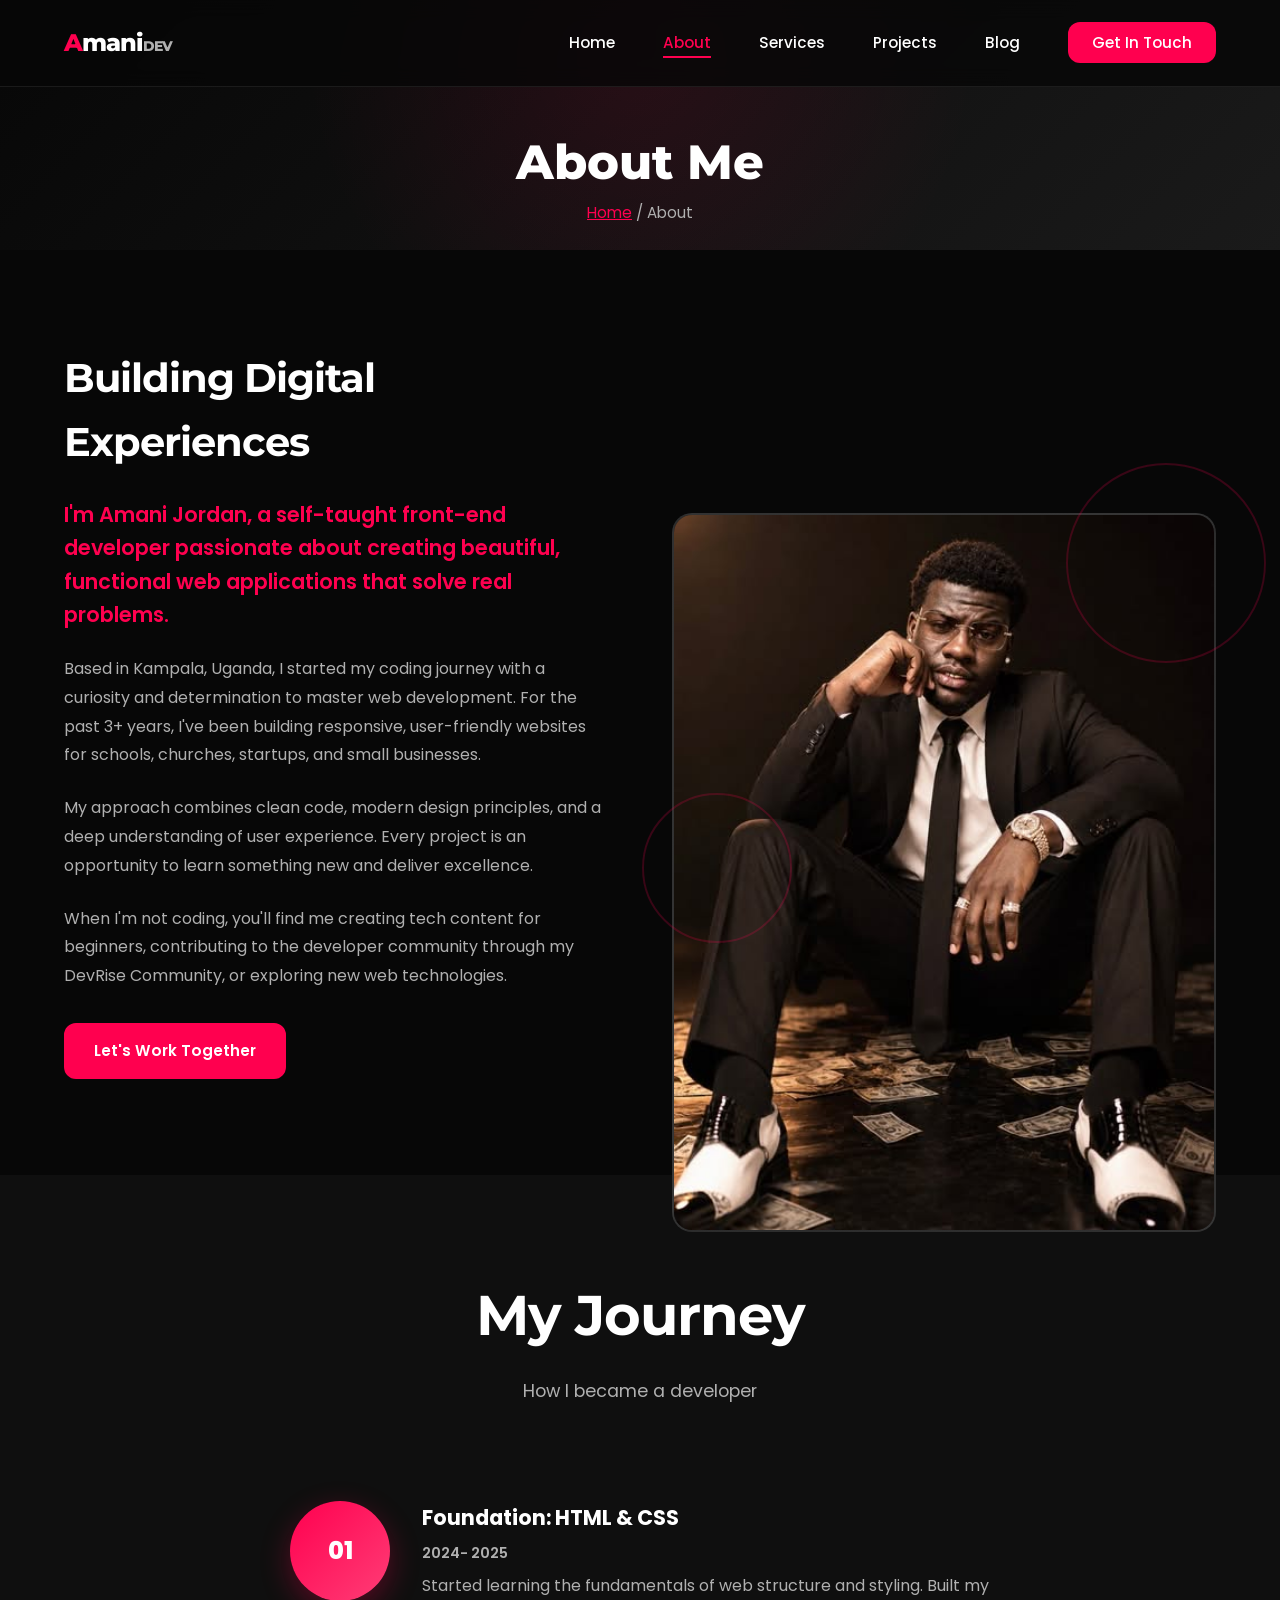
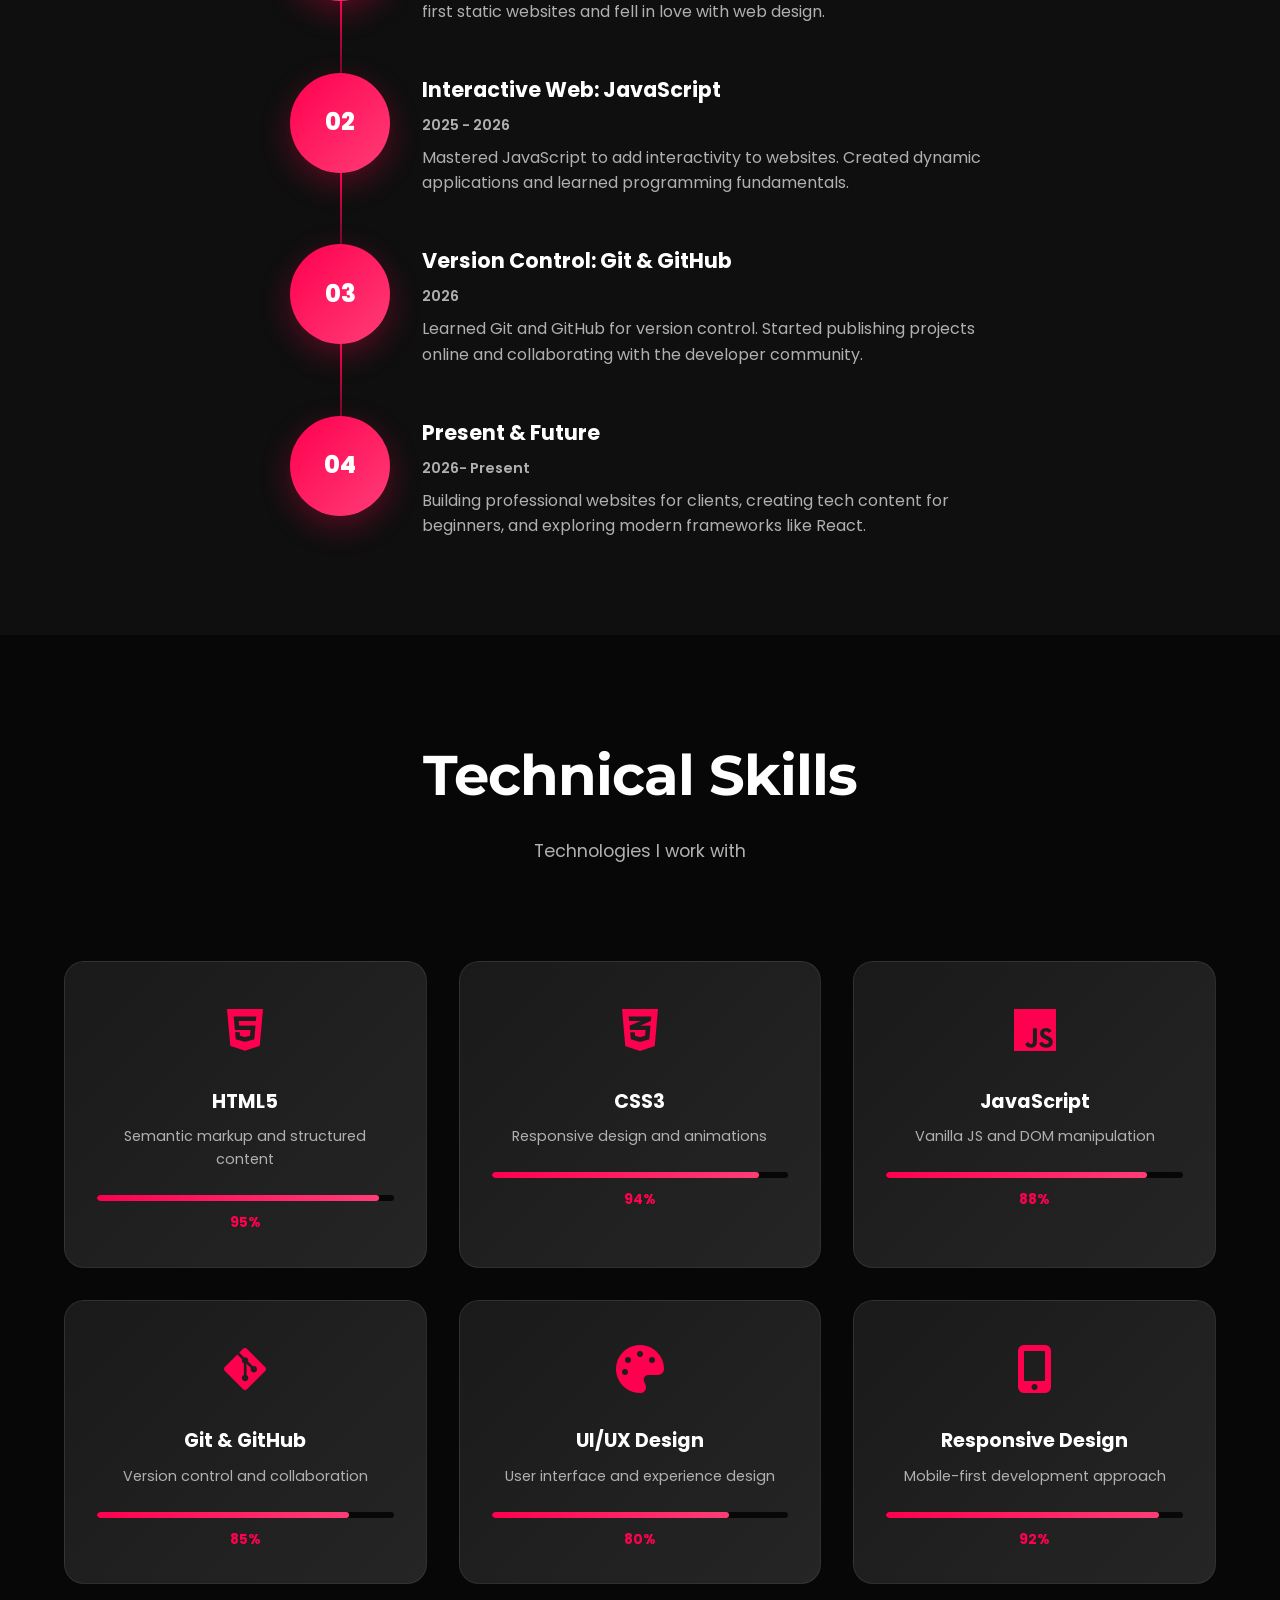
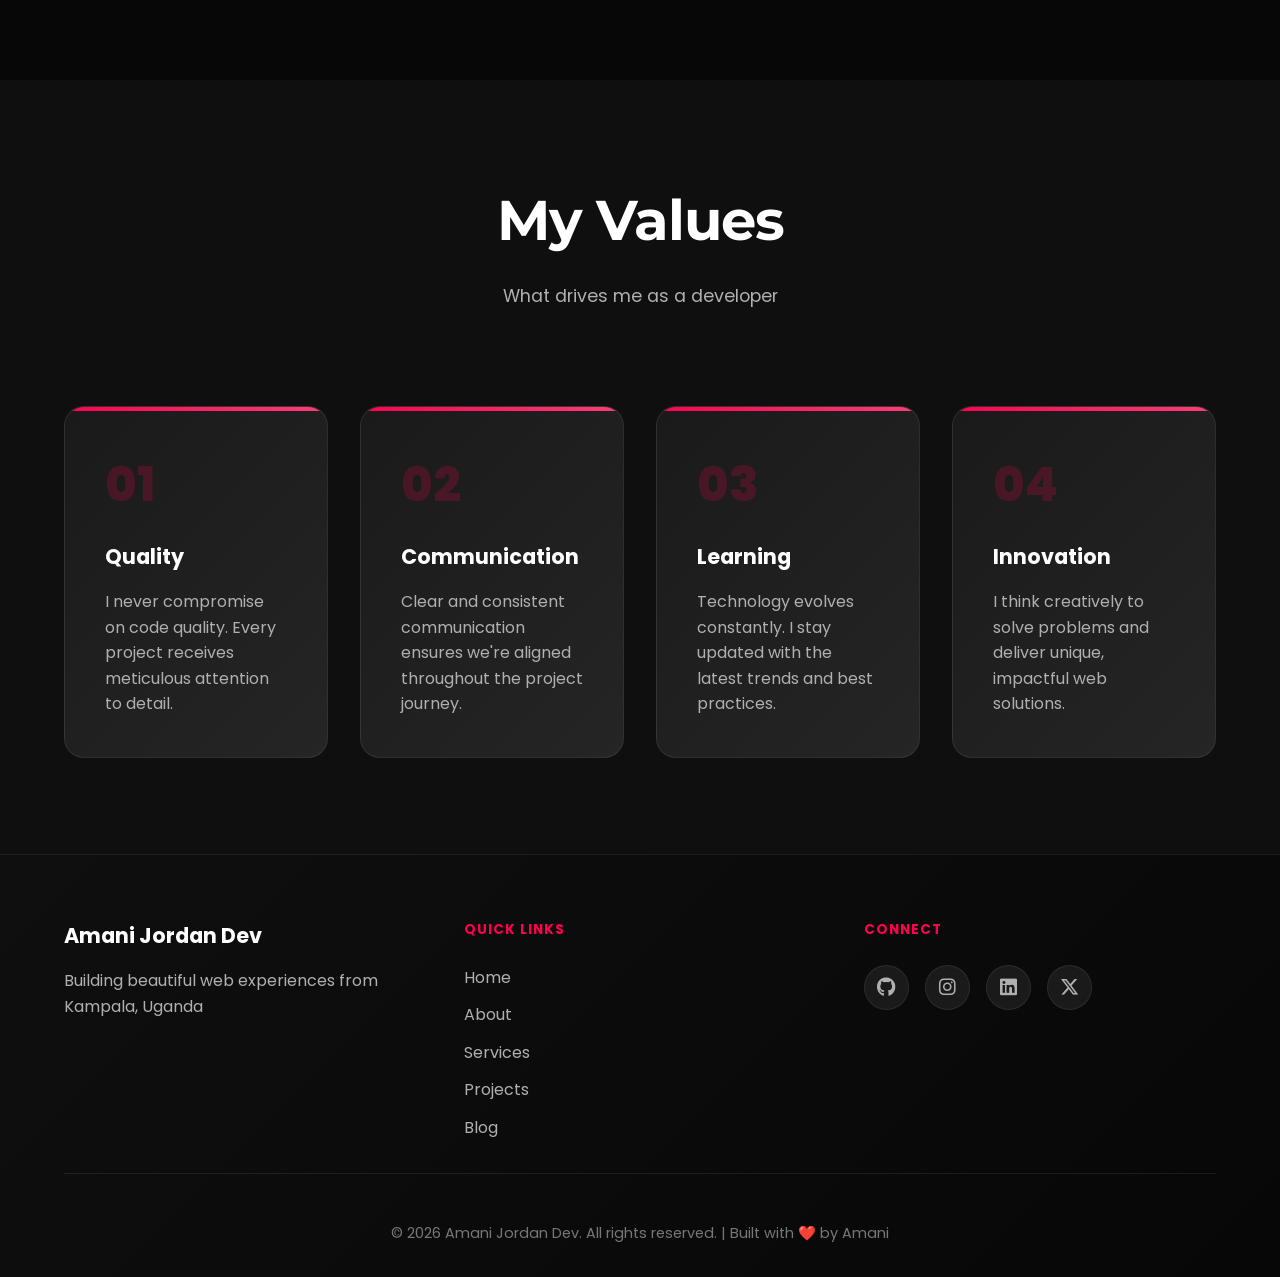
<file: about.html>
<!DOCTYPE html>
<html lang="en">
<head>
    <meta charset="UTF-8">
    <meta name="viewport" content="width=device-width, initial-scale=1.0">
    <meta name="description" content="About Amani Jordan Dev - Learn about my journey as a front-end developer">
    <title>About Me | Amani Jordan Dev</title>
    <link rel="stylesheet" href="style.css">
    <link rel="stylesheet" href="https://cdnjs.cloudflare.com/ajax/libs/font-awesome/6.5.2/css/all.min.css">
    <link href="https://fonts.googleapis.com/css2?family=Poppins:wght@300;400;500;600;700;800&family=Montserrat:wght@400;500;600;700;800&display=swap" rel="stylesheet">
</head>
<body>

<!-- ================= NAVIGATION ================= -->
<nav class="navbar">
    <div class="container">
        <div class="nav-wrapper">
            <a href="index.html" class="logo">
                <span class="logo-letter">A</span>mani<span class="logo-dev">DEV</span>
            </a>

            <button class="menu-toggle" id="menuToggle" aria-label="Toggle menu">
                <span></span>
                <span></span>
                <span></span>
            </button>

            <ul class="nav-menu" id="navMenu">
                <li><a href="index.html" class="nav-link">Home</a></li>
                <li><a href="about.html" class="nav-link active">About</a></li>
                <li><a href="services.html" class="nav-link">Services</a></li>
                <li><a href="projects.html" class="nav-link">Projects</a></li>
                <li><a href="blog.html" class="nav-link active">Blog</a></li>
                <li><a href="contact.html" class="nav-link cta-link">Get In Touch</a></li>
            </ul>
        </div>
    </div>
</nav>

<!-- ================= PAGE HEADER ================= -->
<section class="page-header">
    <div class="container">
        <h1 class="page-title">About Me</h1>
        <p class="page-breadcrumb"><a href="index.html">Home</a> / About</p>
    </div>
</section>

<!-- ================= ABOUT SECTION ================= -->
<section class="about-section">
    <div class="container">
        <div class="about-content">
            <div class="about-text fade-in-left">
                <h2 class="section-title">Building Digital Experiences</h2>
                <p class="about-intro">
                    I'm Amani Jordan, a self-taught front-end developer passionate about creating beautiful, 
                    functional web applications that solve real problems.
                </p>

                <div class="about-description">
                    <p>
                        Based in Kampala, Uganda, I started my coding journey with a curiosity and determination 
                        to master web development. For the past 3+ years, I've been building responsive, user-friendly 
                        websites for schools, churches, startups, and small businesses.
                    </p>

                    <p>
                        My approach combines clean code, modern design principles, and a deep understanding of user experience. 
                        Every project is an opportunity to learn something new and deliver excellence.
                    </p>

                    <p>
                        When I'm not coding, you'll find me creating tech content for beginners, contributing to the developer 
                        community through my DevRise Community, or exploring new web technologies.
                    </p>
                </div>

                <div class="cta-text">
                    <a href="contact.html" class="btn btn-primary">Let's Work Together</a>
                </div>
            </div>

            <div class="about-image fade-in-right">
                <div class="image-wrapper">
                    <div class="image-box"><img src="profile.jpg" alt=""></div>
                    <div class="floating-shape shape-1"></div>
                    <div class="floating-shape shape-2"></div>
                </div>
            </div>
        </div>
    </div>
</section>

<!-- ================= JOURNEY SECTION ================= -->
<section class="journey-section">
    <div class="container">
        <div class="section-header">
            <h2 class="section-title">My Journey</h2>
            <p class="section-subtitle">How I became a developer</p>
        </div>

        <div class="timeline">
            <div class="timeline-item fade-in-up">
                <div class="timeline-marker">
                    <span>01</span>
                </div>
                <div class="timeline-content">
                    <h3>Foundation: HTML & CSS</h3>
                    <p class="timeline-date">2024- 2025</p>
                    <p>Started learning the fundamentals of web structure and styling. Built my first static websites 
                    and fell in love with web design.</p>
                </div>
            </div>

            <div class="timeline-item fade-in-up">
                <div class="timeline-marker">
                    <span>02</span>
                </div>
                <div class="timeline-content">
                    <h3>Interactive Web: JavaScript</h3>
                    <p class="timeline-date">2025 - 2026</p>
                    <p>Mastered JavaScript to add interactivity to websites. Created dynamic applications and 
                    learned programming fundamentals.</p>
                </div>
            </div>

            <div class="timeline-item fade-in-up">
                <div class="timeline-marker">
                    <span>03</span>
                </div>
                <div class="timeline-content">
                    <h3>Version Control: Git & GitHub</h3>
                    <p class="timeline-date">2026</p>
                    <p>Learned Git and GitHub for version control. Started publishing projects online and 
                    collaborating with the developer community.</p>
                </div>
            </div>

            <div class="timeline-item fade-in-up">
                <div class="timeline-marker">
                    <span>04</span>
                </div>
                <div class="timeline-content">
                    <h3>Present & Future</h3>
                    <p class="timeline-date">2026- Present</p>
                    <p>Building professional websites for clients, creating tech content for beginners, and 
                    exploring modern frameworks like React.</p>
                </div>
            </div>
        </div>
    </div>
</section>

<!-- ================= SKILLS SECTION ================= -->
<section class="skills-section">
    <div class="container">
        <div class="section-header">
            <h2 class="section-title">Technical Skills</h2>
            <p class="section-subtitle">Technologies I work with</p>
        </div>

        <div class="skills-grid">
            <div class="skill-card fade-in-up">
                <div class="skill-icon">
                    <i class="fab fa-html5"></i>
                </div>
                <h3>HTML5</h3>
                <p>Semantic markup and structured content</p>
                <div class="skill-level">
                    <div class="level-bar" style="width: 95%"></div>
                </div>
                <span class="level-text">95%</span>
            </div>

            <div class="skill-card fade-in-up">
                <div class="skill-icon">
                    <i class="fab fa-css3-alt"></i>
                </div>
                <h3>CSS3</h3>
                <p>Responsive design and animations</p>
                <div class="skill-level">
                    <div class="level-bar" style="width: 90%"></div>
                </div>
                <span class="level-text">94%</span>
            </div>

            <div class="skill-card fade-in-up">
                <div class="skill-icon">
                    <i class="fab fa-js"></i>
                </div>
                <h3>JavaScript</h3>
                <p>Vanilla JS and DOM manipulation</p>
                <div class="skill-level">
                    <div class="level-bar" style="width: 88%"></div>
                </div>
                <span class="level-text">88%</span>
            </div>

            <div class="skill-card fade-in-up">
                <div class="skill-icon">
                    <i class="fab fa-git-alt"></i>
                </div>
                <h3>Git & GitHub</h3>
                <p>Version control and collaboration</p>
                <div class="skill-level">
                    <div class="level-bar" style="width: 85%"></div>
                </div>
                <span class="level-text">85%</span>
            </div>

            <div class="skill-card fade-in-up">
                <div class="skill-icon">
                    <i class="fas fa-palette"></i>
                </div>
                <h3>UI/UX Design</h3>
                <p>User interface and experience design</p>
                <div class="skill-level">
                    <div class="level-bar" style="width: 80%"></div>
                </div>
                <span class="level-text">80%</span>
            </div>

            <div class="skill-card fade-in-up">
                <div class="skill-icon">
                    <i class="fas fa-mobile-alt"></i>
                </div>
                <h3>Responsive Design</h3>
                <p>Mobile-first development approach</p>
                <div class="skill-level">
                    <div class="level-bar" style="width: 92%"></div>
                </div>
                <span class="level-text">92%</span>
            </div>
        </div>
    </div>
</section>

<!-- ================= VALUES SECTION ================= -->
<section class="values-section">
    <div class="container">
        <div class="section-header">
            <h2 class="section-title">My Values</h2>
            <p class="section-subtitle">What drives me as a developer</p>
        </div>

        <div class="values-grid">
            <div class="value-card fade-in-up">
                <div class="value-number">01</div>
                <h3>Quality</h3>
                <p>I never compromise on code quality. Every project receives meticulous attention to detail.</p>
            </div>

            <div class="value-card fade-in-up">
                <div class="value-number">02</div>
                <h3>Communication</h3>
                <p>Clear and consistent communication ensures we're aligned throughout the project journey.</p>
            </div>

            <div class="value-card fade-in-up">
                <div class="value-number">03</div>
                <h3>Learning</h3>
                <p>Technology evolves constantly. I stay updated with the latest trends and best practices.</p>
            </div>

            <div class="value-card fade-in-up">
                <div class="value-number">04</div>
                <h3>Innovation</h3>
                <p>I think creatively to solve problems and deliver unique, impactful web solutions.</p>
            </div>
        </div>
    </div>
</section>

<!-- ================= FOOTER ================= -->
<footer class="footer">
    <div class="container">
        <div class="footer-content">
            <div class="footer-section">
                <h3>Amani Jordan Dev</h3>
                <p>Building beautiful web experiences from Kampala, Uganda</p>
            </div>

            <div class="footer-section">
                <h4>Quick Links</h4>
                <ul>
                    <li><a href="index.html">Home</a></li>
                    <li><a href="about.html">About</a></li>
                    <li><a href="services.html">Services</a></li>
                    <li><a href="projects.html">Projects</a></li>
                    <li><a href="blog.html">Blog</a></li>
                </ul>
            </div>

            <div class="footer-section">
                <h4>Connect</h4>
                <div class="social-links">
                    <a href="https://github.com/AmaniJordanDev" target="_blank" aria-label="GitHub">
                        <i class="fab fa-github"></i>
                    </a>
                    <a href="https://www.instagram.com/amani_jordan_dev/" target="_blank" aria-label="Instagram">
                        <i class="fab fa-instagram"></i>
                    </a>
                    <a href="https://www.linkedin.com/in/amani-jordan-b92b26360/" target="_blank" aria-label="LinkedIn">
                        <i class="fab fa-linkedin"></i>
                    </a>
                    <a href="https://x.com/AmaniJordanDev" target="_blank" aria-label="X">
                        <i class="fab fa-x-twitter"></i>
                    </a>
                </div>
            </div>
        </div>

        <div class="footer-bottom">
            <p>&copy; 2026 Amani Jordan Dev. All rights reserved. | Built with <span class="heart">❤️</span> by Amani</p>
        </div>
    </div>
</footer>

<script src="script.js"></script>
</body>
</html>
</file>
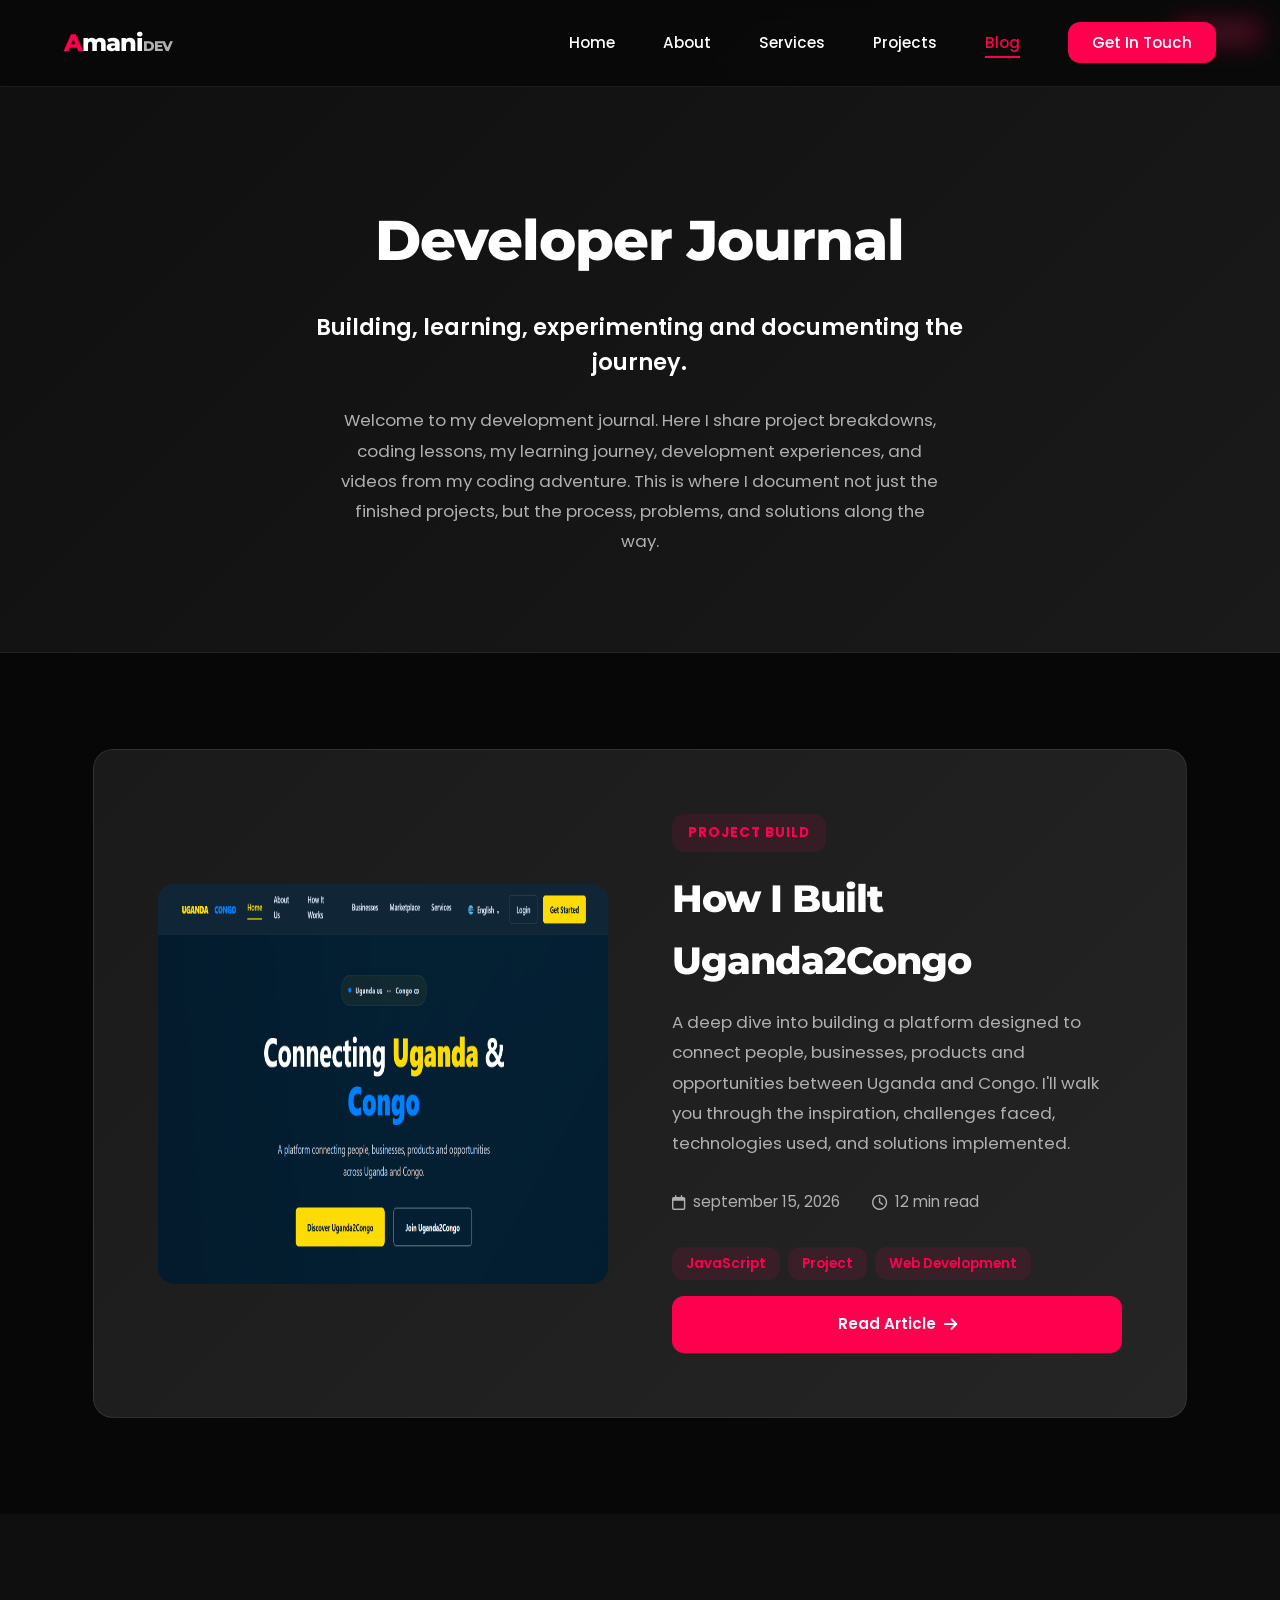
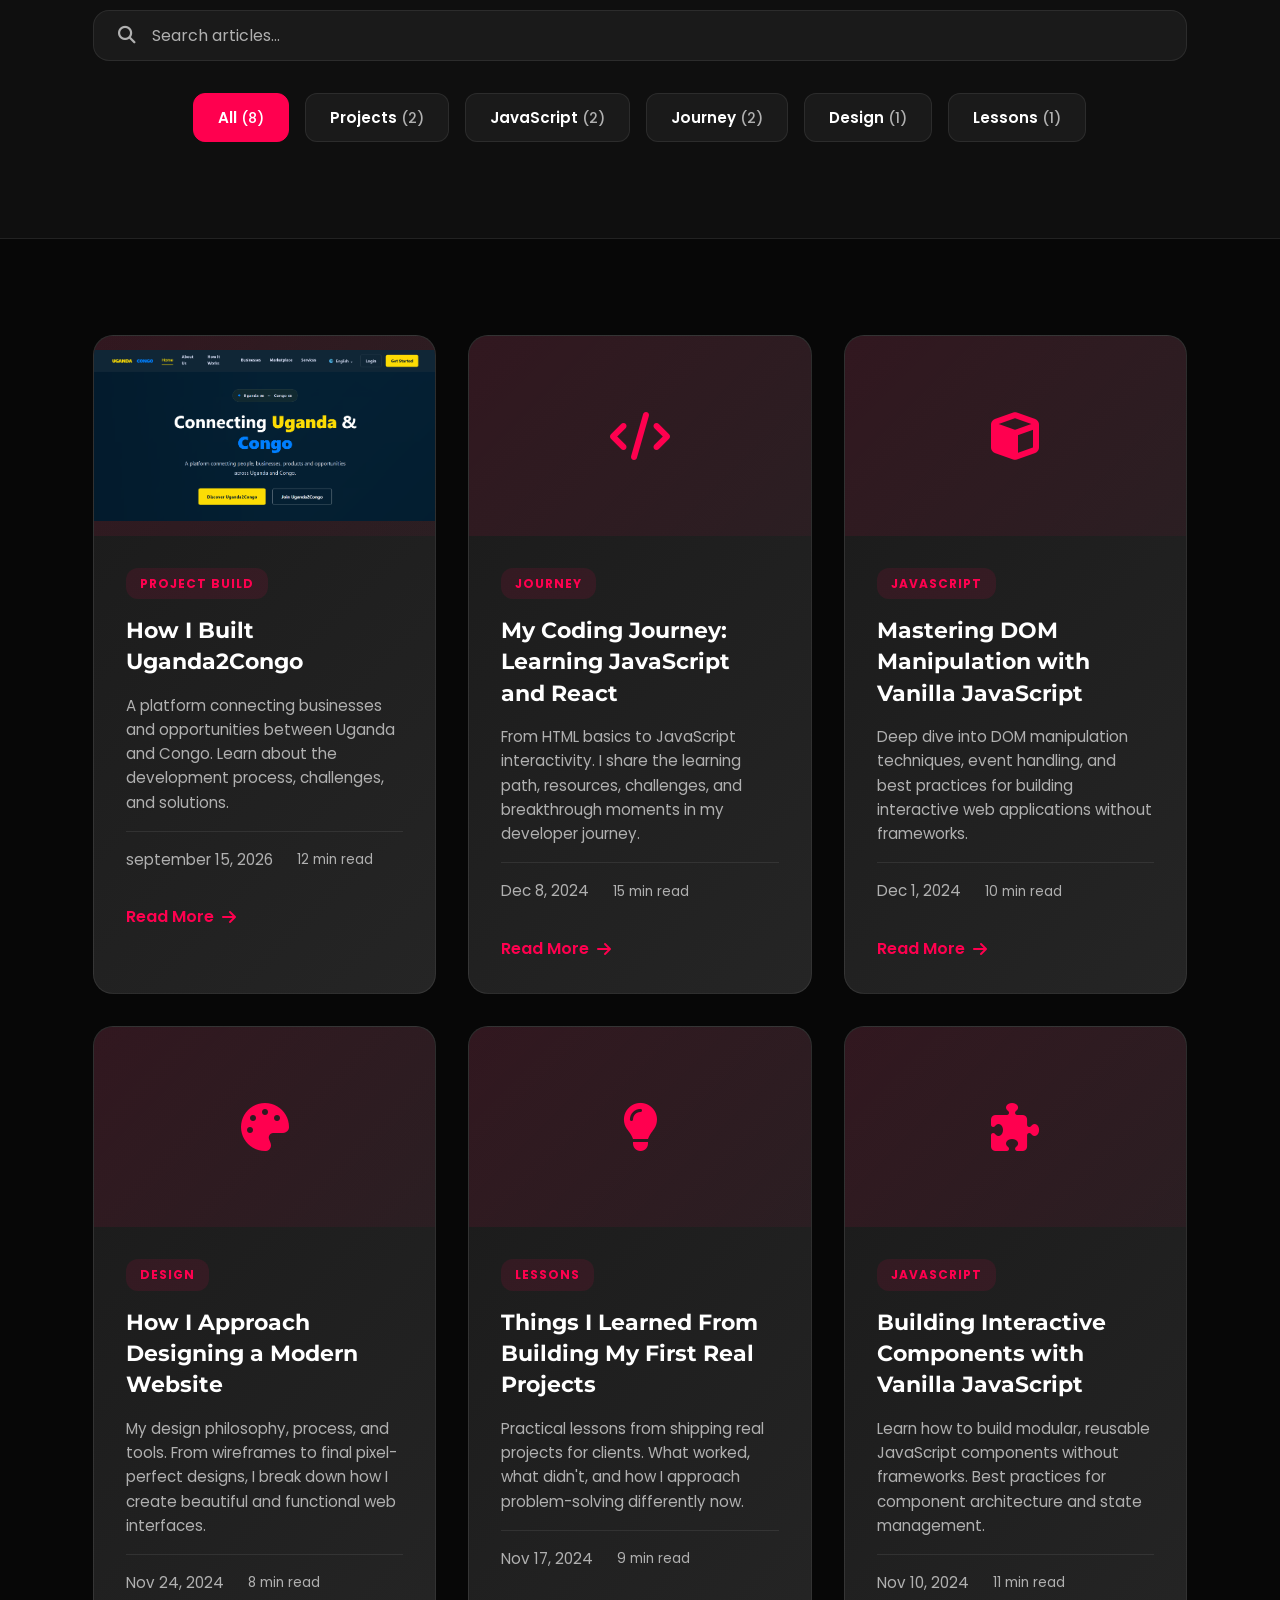
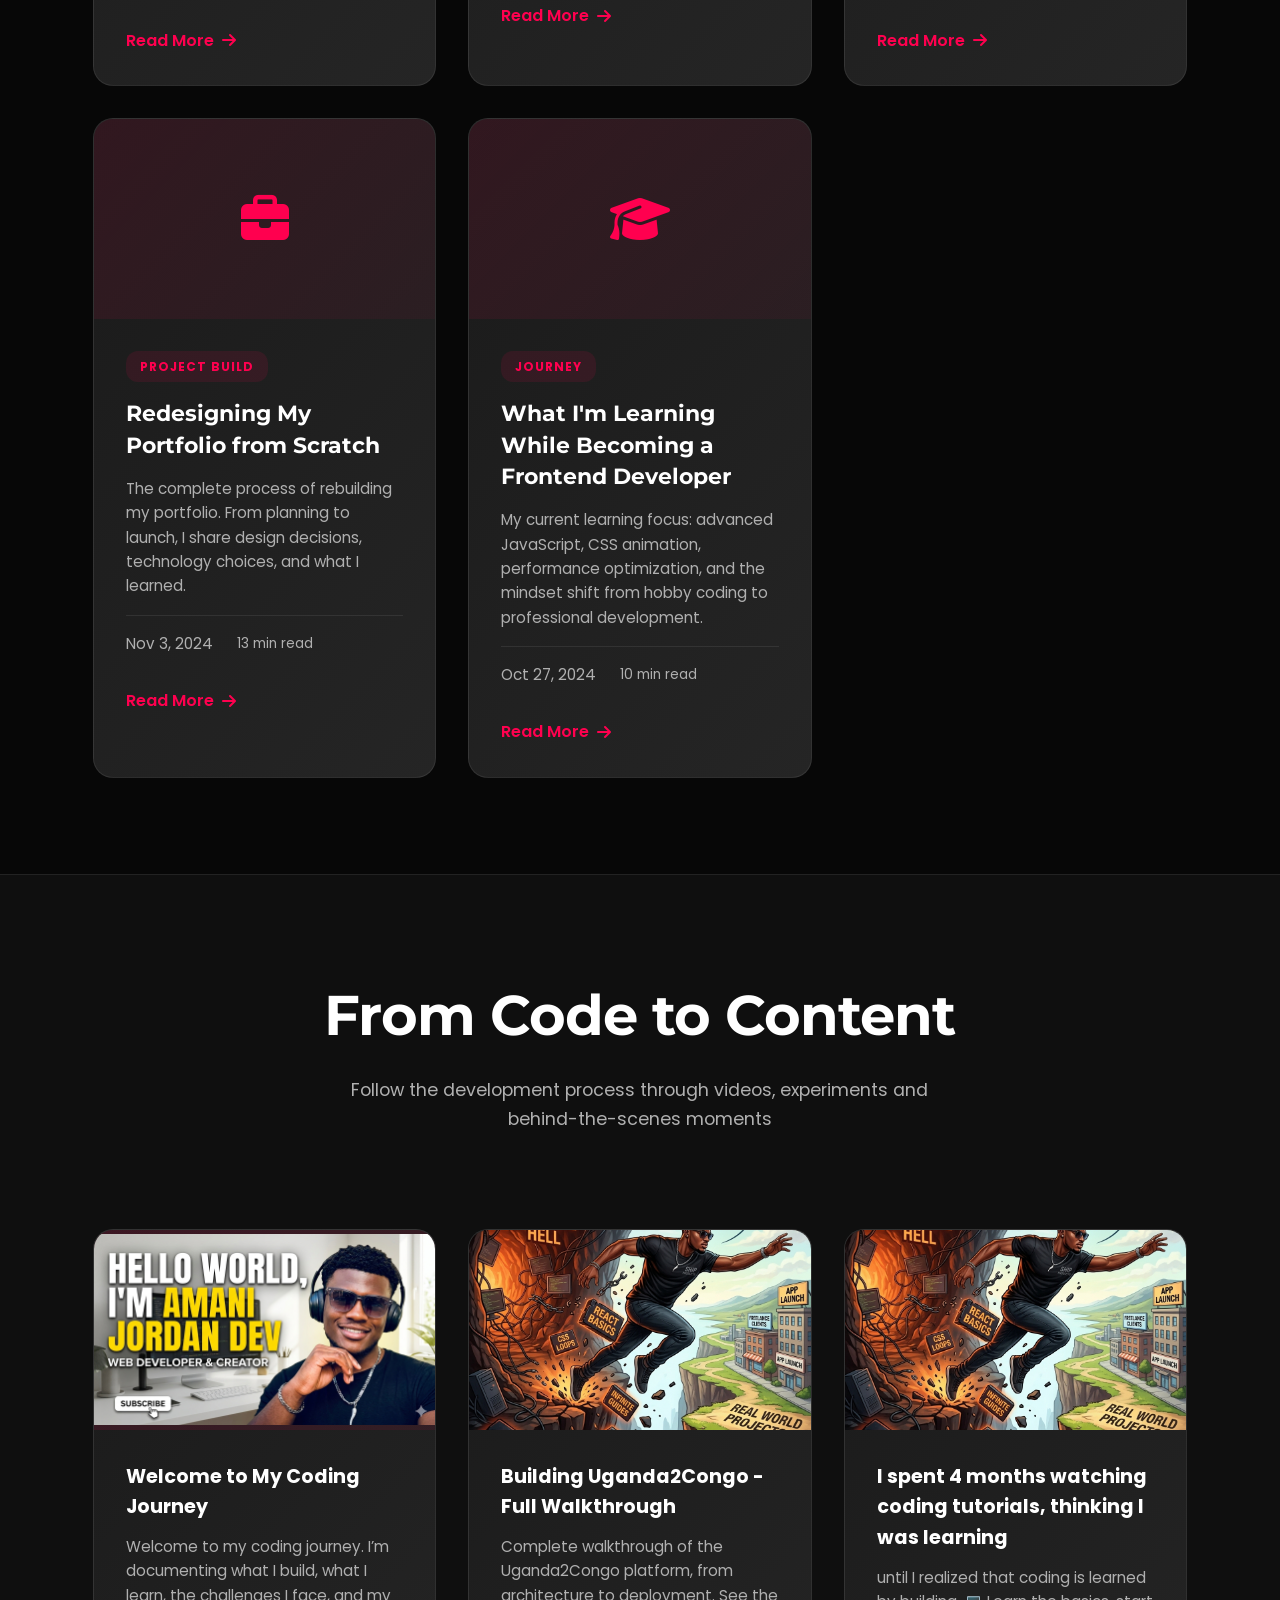
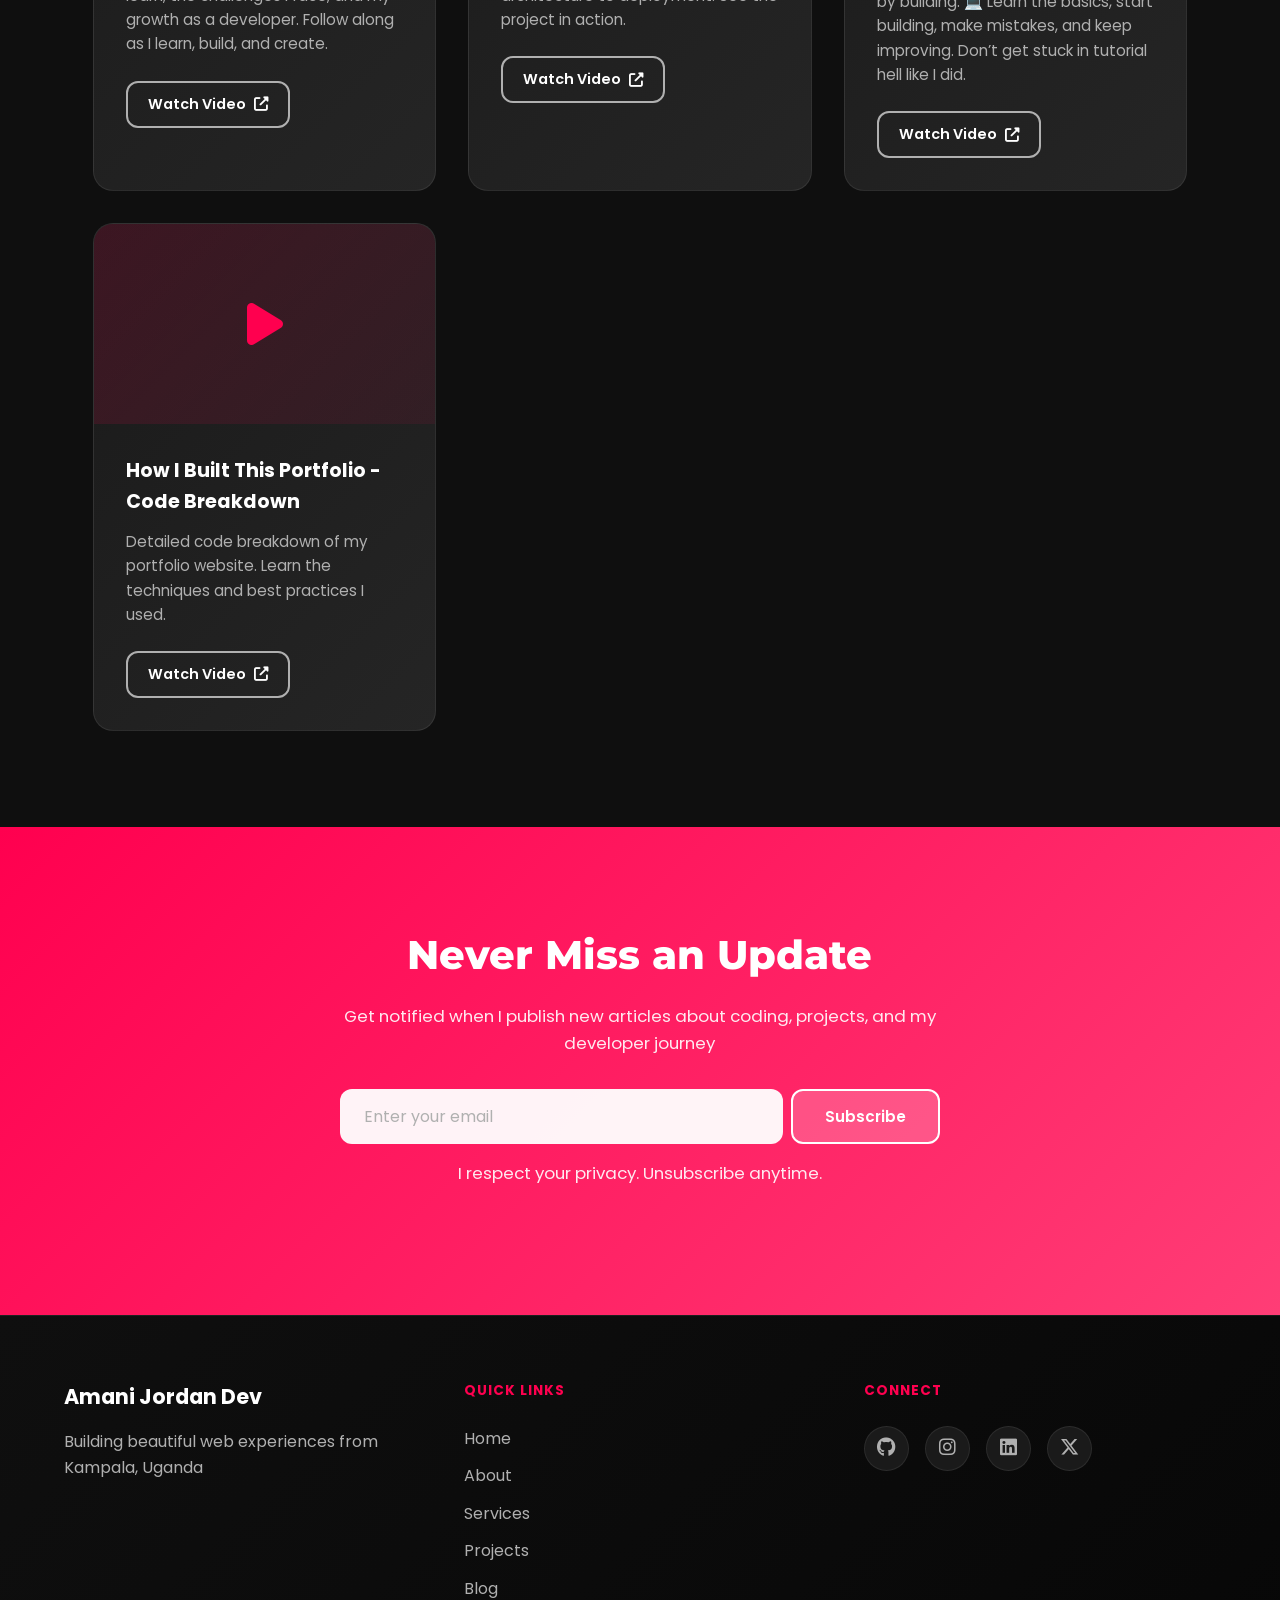
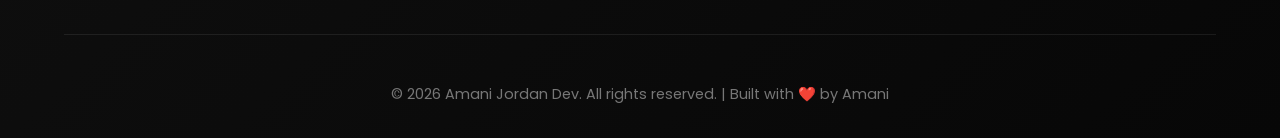
<file: blog.html>
<!DOCTYPE html>
<html lang="en">
<head>
    <meta charset="UTF-8">
    <meta name="viewport" content="width=device-width, initial-scale=1.0">
    <meta name="description" content="Developer Journal - Building, learning, experimenting and documenting my coding journey with project breakdowns, lessons, and videos">
    <meta name="keywords" content="developer blog, coding journey, project breakdowns, web development, JavaScript, React, learning">
    <meta name="author" content="Amani Jordan Dev">
    <meta name="theme-color" content="#080808">
    <meta property="og:title" content="Developer Journal | Amani Jordan Dev">
    <meta property="og:description" content="Documenting my journey as a developer - projects, lessons, and videos">
    <meta property="og:type" content="website">
    
    <title>Developer Journal | Amani Jordan Dev</title>
    <link rel="stylesheet" href="style.css">
    <link rel="stylesheet" href="blog.css">
    <link rel="stylesheet" href="https://cdnjs.cloudflare.com/ajax/libs/font-awesome/6.5.2/css/all.min.css">
    <link href="https://fonts.googleapis.com/css2?family=Poppins:wght@300;400;500;600;700;800&family=Montserrat:wght@400;500;600;700;800&display=swap" rel="stylesheet">
</head>
<body>

<!-- ================= NAVIGATION ================= -->
<nav class="navbar">
    <div class="container">
        <div class="nav-wrapper">
            <a href="index.html" class="logo">
                <span class="logo-letter">A</span>mani<span class="logo-dev">DEV</span>
            </a>

            <button class="menu-toggle" id="menuToggle" aria-label="Toggle menu">
                <span></span>
                <span></span>
                <span></span>
            </button>

            <ul class="nav-menu" id="navMenu">
                <li><a href="index.html" class="nav-link">Home</a></li>
                <li><a href="about.html" class="nav-link">About</a></li>
                <li><a href="services.html" class="nav-link">Services</a></li>
                <li><a href="projects.html" class="nav-link">Projects</a></li>
                <li><a href="blog.html" class="nav-link active">Blog</a></li>
                <li><a href="contact.html" class="nav-link cta-link">Get In Touch</a></li>
            </ul>
        </div>
    </div>
</nav>

<!-- ================= BLOG HERO ================= -->
<section class="blog-hero">
    <div class="container">
        <div class="blog-hero-content">
            <h1 class="blog-hero-title fade-in-up">Developer Journal</h1>
            <p class="blog-hero-subtitle fade-in-up">Building, learning, experimenting and documenting the journey.</p>
            <p class="blog-hero-description fade-in-up">
                Welcome to my development journal. Here I share project breakdowns, coding lessons, my learning journey, 
                development experiences, and videos from my coding adventure. This is where I document not just the finished 
                projects, but the process, problems, and solutions along the way.
            </p>
        </div>
    </div>
</section>

<!-- ================= FEATURED ARTICLE ================= -->
<section class="featured-article-section">
    <div class="container">
        <div class="featured-article fade-in-up">
            <div class="featured-image">
                <div class="featured-placeholder">
                    <img src="U2C.png" alt="Uganda2Congo Marketplace" class="featured-image">
                </div>
            </div>
            <div class="featured-content">
                <div class="article-badge">PROJECT BUILD</div>
                <h2 class="featured-title">How I Built Uganda2Congo</h2>
                <p class="featured-description">
                    A deep dive into building a platform designed to connect people, businesses, products and opportunities 
                    between Uganda and Congo. I'll walk you through the inspiration, challenges faced, technologies used, 
                    and solutions implemented.
                </p>
                <div class="featured-meta">
                    <span class="meta-item">
                        <i class="far fa-calendar"></i>
                         september 15, 2026
                    </span>
                    <span class="meta-item">
                        <i class="far fa-clock"></i>
                        12 min read
                    </span>
                </div>
                <div class="featured-tags">
                    <span class="tag">JavaScript</span>
                    <span class="tag">Project</span>
                    <span class="tag">Web Development</span>
                </div>
                <a href="bloguganda2congo.html" class="btn btn-primary">
                    Read Article
                    <i class="fas fa-arrow-right"></i>
                </a>
            </div>
        </div>
    </div>
</section>

<!-- ================= SEARCH & FILTER ================= -->
<section class="blog-controls-section">
    <div class="container">
        <div class="blog-controls">
            <!-- Search -->
            <div class="search-wrapper fade-in-up">
                <i class="fas fa-search"></i>
                <input 
                    type="text" 
                    id="blogSearch" 
                    class="blog-search" 
                    placeholder="Search articles..."
                    autocomplete="off"
                >
                <span class="search-icon"></span>
            </div>

            <!-- Category Filter -->
            <div class="filter-wrapper fade-in-up">
                <button class="filter-btn active" data-blog-filter="all">
                    All <span class="filter-count">(8)</span>
                </button>
                <button class="filter-btn" data-blog-filter="projects">
                    Projects <span class="filter-count">(2)</span>
                </button>
                <button class="filter-btn" data-blog-filter="javascript">
                    JavaScript <span class="filter-count">(2)</span>
                </button>
                <button class="filter-btn" data-blog-filter="journey">
                    Journey <span class="filter-count">(2)</span>
                </button>
                <button class="filter-btn" data-blog-filter="design">
                    Design <span class="filter-count">(1)</span>
                </button>
                <button class="filter-btn" data-blog-filter="lessons">
                    Lessons <span class="filter-count">(1)</span>
                </button>
            </div>
        </div>

        <!-- No Results Message -->
        <div id="noResults" class="no-results" style="display: none;">
            <i class="fas fa-search"></i>
            <h3>No articles found</h3>
            <p>Try adjusting your search or filter to discover more articles</p>
        </div>
    </div>
</section>

<!-- ================= ARTICLES GRID ================= -->
<section class="articles-section">
    <div class="container">
        <div class="articles-grid" id="articlesGrid">
            
            <!-- ARTICLE 1 -->
            <article class="article-card fade-in-up" data-category="projects" data-title="How I Built Uganda2Congo" data-description="A platform connecting businesses and opportunities between Uganda and Congo">
                <div class="article-image">
                    <div class="article-placeholder">
                        <img src="U2C.png" class="fas fa-globe">
                    </div>
                </div>
                <div class="article-content">
                    <div class="article-category">PROJECT BUILD</div>
                    <h3 class="article-title">How I Built Uganda2Congo</h3>
                    <p class="article-excerpt">A platform connecting businesses and opportunities between Uganda and Congo. Learn about the development process, challenges, and solutions.</p>
                    <div class="article-meta">
                        <span class="meta-date">september 15, 2026</span>
                        <span class="meta-read">12 min read</span>
                    </div>
                    <a href="bloguganda2congo.html" class="read-more">
                        Read More <i class="fas fa-arrow-right"></i>
                    </a>
                </div>
            </article>

            <!-- ARTICLE 2 -->
            <article class="article-card fade-in-up" data-category="journey" data-title="My Coding Journey: Learning JavaScript and React" data-description="From HTML basics to JavaScript interactivity - the lessons learned along the way">
                <div class="article-image">
                    <div class="article-placeholder">
                        <i class="fas fa-code"></i>
                    </div>
                </div>
                <div class="article-content">
                    <div class="article-category">JOURNEY</div>
                    <h3 class="article-title">My Coding Journey: Learning JavaScript and React</h3>
                    <p class="article-excerpt">From HTML basics to JavaScript interactivity. I share the learning path, resources, challenges, and breakthrough moments in my developer journey.</p>
                    <div class="article-meta">
                        <span class="meta-date">Dec 8, 2024</span>
                        <span class="meta-read">15 min read</span>
                    </div>
                    <a href="#" class="read-more">
                        Read More <i class="fas fa-arrow-right"></i>
                    </a>
                </div>
            </article>

            <!-- ARTICLE 3 -->
            <article class="article-card fade-in-up" data-category="javascript" data-title="Mastering DOM Manipulation with Vanilla JavaScript" data-description="Essential techniques for working with the DOM without frameworks">
                <div class="article-image">
                    <div class="article-placeholder">
                        <i class="fas fa-cube"></i>
                    </div>
                </div>
                <div class="article-content">
                    <div class="article-category">JAVASCRIPT</div>
                    <h3 class="article-title">Mastering DOM Manipulation with Vanilla JavaScript</h3>
                    <p class="article-excerpt">Deep dive into DOM manipulation techniques, event handling, and best practices for building interactive web applications without frameworks.</p>
                    <div class="article-meta">
                        <span class="meta-date">Dec 1, 2024</span>
                        <span class="meta-read">10 min read</span>
                    </div>
                    <a href="#" class="read-more">
                        Read More <i class="fas fa-arrow-right"></i>
                    </a>
                </div>
            </article>

            <!-- ARTICLE 4 -->
            <article class="article-card fade-in-up" data-category="design" data-title="How I Approach Designing a Modern Website" data-description="My design philosophy and process for creating user-friendly interfaces">
                <div class="article-image">
                    <div class="article-placeholder">
                        <i class="fas fa-palette"></i>
                    </div>
                </div>
                <div class="article-content">
                    <div class="article-category">DESIGN</div>
                    <h3 class="article-title">How I Approach Designing a Modern Website</h3>
                    <p class="article-excerpt">My design philosophy, process, and tools. From wireframes to final pixel-perfect designs, I break down how I create beautiful and functional web interfaces.</p>
                    <div class="article-meta">
                        <span class="meta-date">Nov 24, 2024</span>
                        <span class="meta-read">8 min read</span>
                    </div>
                    <a href="#" class="read-more">
                        Read More <i class="fas fa-arrow-right"></i>
                    </a>
                </div>
            </article>

            <!-- ARTICLE 5 -->
            <article class="article-card fade-in-up" data-category="lessons" data-title="Things I Learned From Building My First Real Projects" data-description="Key lessons and insights from shipping real projects for clients">
                <div class="article-image">
                    <div class="article-placeholder">
                        <i class="fas fa-lightbulb"></i>
                    </div>
                </div>
                <div class="article-content">
                    <div class="article-category">LESSONS</div>
                    <h3 class="article-title">Things I Learned From Building My First Real Projects</h3>
                    <p class="article-excerpt">Practical lessons from shipping real projects for clients. What worked, what didn't, and how I approach problem-solving differently now.</p>
                    <div class="article-meta">
                        <span class="meta-date">Nov 17, 2024</span>
                        <span class="meta-read">9 min read</span>
                    </div>
                    <a href="#" class="read-more">
                        Read More <i class="fas fa-arrow-right"></i>
                    </a>
                </div>
            </article>

            <!-- ARTICLE 6 -->
            <article class="article-card fade-in-up" data-category="javascript" data-title="Building Interactive Components with Vanilla JavaScript" data-description="Creating modular, reusable JavaScript components from scratch">
                <div class="article-image">
                    <div class="article-placeholder">
                        <i class="fas fa-puzzle-piece"></i>
                    </div>
                </div>
                <div class="article-content">
                    <div class="article-category">JAVASCRIPT</div>
                    <h3 class="article-title">Building Interactive Components with Vanilla JavaScript</h3>
                    <p class="article-excerpt">Learn how to build modular, reusable JavaScript components without frameworks. Best practices for component architecture and state management.</p>
                    <div class="article-meta">
                        <span class="meta-date">Nov 10, 2024</span>
                        <span class="meta-read">11 min read</span>
                    </div>
                    <a href="#" class="read-more">
                        Read More <i class="fas fa-arrow-right"></i>
                    </a>
                </div>
            </article>

            <!-- ARTICLE 7 -->
            <article class="article-card fade-in-up" data-category="projects" data-title="Redesigning My Portfolio from Scratch" data-description="The process of rebuilding my portfolio with modern design and technologies">
                <div class="article-image">
                    <div class="article-placeholder">
                        <i class="fas fa-briefcase"></i>
                    </div>
                </div>
                <div class="article-content">
                    <div class="article-category">PROJECT BUILD</div>
                    <h3 class="article-title">Redesigning My Portfolio from Scratch</h3>
                    <p class="article-excerpt">The complete process of rebuilding my portfolio. From planning to launch, I share design decisions, technology choices, and what I learned.</p>
                    <div class="article-meta">
                        <span class="meta-date">Nov 3, 2024</span>
                        <span class="meta-read">13 min read</span>
                    </div>
                    <a href="#" class="read-more">
                        Read More <i class="fas fa-arrow-right"></i>
                    </a>
                </div>
            </article>

            <!-- ARTICLE 8 -->
            <article class="article-card fade-in-up" data-category="journey" data-title="What I'm Learning While Becoming a Frontend Developer" data-description="Current focus areas and skills I'm working to master">
                <div class="article-image">
                    <div class="article-placeholder">
                        <i class="fas fa-graduation-cap"></i>
                    </div>
                </div>
                <div class="article-content">
                    <div class="article-category">JOURNEY</div>
                    <h3 class="article-title">What I'm Learning While Becoming a Frontend Developer</h3>
                    <p class="article-excerpt">My current learning focus: advanced JavaScript, CSS animation, performance optimization, and the mindset shift from hobby coding to professional development.</p>
                    <div class="article-meta">
                        <span class="meta-date">Oct 27, 2024</span>
                        <span class="meta-read">10 min read</span>
                    </div>
                    <a href="#" class="read-more">
                        Read More <i class="fas fa-arrow-right"></i>
                    </a>
                </div>
            </article>

        </div>
    </div>
</section>

<!-- ================= VIDEO CONTENT SECTION ================= -->
<section class="video-content-section">
    <div class="container">
        <div class="section-header">
            <h2 class="section-title">From Code to Content</h2>
            <p class="section-subtitle">Follow the development process through videos, experiments and behind-the-scenes moments</p>
        </div>

        <div class="videos-grid">
            <div class="video-card fade-in-up">
                <div class="video-thumbnail">
                    <div class="video-placeholder">
                        <img src="intro.jpeg" class="fas fa-play">
                    </div>
                </div>
                  <div class="video-content">
                    <div class="platform-badge">YouTube</div>
                    <h3>Welcome to My Coding Journey</h3>
                    <p>Welcome to my coding journey. I’m documenting what I build, what I learn, the challenges I face, and my growth as a developer. Follow along as I learn, build, and create.</p>
                    <a href="https://youtu.be/PJ-Cmd2cVVU?si=ZX6DTwlc9w2SXndF" target="_blank" class="btn btn-secondary btn-sm">
                        Watch Video
                        <i class="fas fa-external-link-alt"></i>
                    </a>
                </div>
            </div>

            <div class="video-card fade-in-up">
                <div class="video-thumbnail">
                    <div class="video-placeholder">
                        <img src="tutorial hell.jpeg" class="fas fa-play">
                    </div>
                </div>
                <div class="video-content">
                    <div class="platform-badge">YouTube</div>
                    <h3>Building Uganda2Congo - Full Walkthrough</h3>
                    <p>Complete walkthrough of the Uganda2Congo platform, from architecture to deployment. See the project in action.</p>
                    <a href="#" target="_blank" class="btn btn-secondary btn-sm">
                        Watch Video
                        <i class="fas fa-external-link-alt"></i>
                    </a>
                </div>
            </div>

            <div class="video-card fade-in-up">
                <div class="video-thumbnail">
                    <div class="video-placeholder">
                        <img src="tutorial hell.jpeg" class="fas fa-play">
                    </div>
                </div>
                <div class="video-content">
                    <div class="platform-badge">TikTok</div>
                    <h3>I spent 4 months watching coding tutorials, thinking I was learning </h3>
                    <p> until I realized that coding is learned by building. 💻
                        Learn the basics, start building, make mistakes, and keep improving. Don’t get stuck in tutorial hell like I did.</p>
                    <a href="https://www.tiktok.com/@amanijordandev/video/7673502996180880648?q=Amani%20jordan%20dev&t=1790581837922" target="_blank" class="btn btn-secondary btn-sm">
                        Watch Video
                        <i class="fas fa-external-link-alt"></i>
                    </a>
                </div>
            </div>

            <div class="video-card fade-in-up">
                <div class="video-thumbnail">
                    <div class="video-placeholder">
                        <i class="fas fa-play"></i>
                    </div>
                </div>
                <div class="video-content">
                    <div class="platform-badge">YouTube</div>
                    <h3>How I Built This Portfolio - Code Breakdown</h3>
                    <p>Detailed code breakdown of my portfolio website. Learn the techniques and best practices I used.</p>
                    <a href="#" target="_blank" class="btn btn-secondary btn-sm">
                        Watch Video
                        <i class="fas fa-external-link-alt"></i>
                    </a>
                </div>
            </div>
        </div>
    </div>
</section>

<!-- ================= SUBSCRIBE SECTION ================= -->
<section class="subscribe-section">
    <div class="container">
        <div class="subscribe-content fade-in-up">
            <h2>Never Miss an Update</h2>
            <p>Get notified when I publish new articles about coding, projects, and my developer journey</p>
            <form class="subscribe-form" id="subscribeForm">
                <input type="email" placeholder="Enter your email" required>
                <button type="submit" class="btn btn-primary">Subscribe</button>
            </form>
            <p class="subscribe-note">I respect your privacy. Unsubscribe anytime.</p>
        </div>
    </div>
</section>

<!-- ================= FOOTER ================= -->
<footer class="footer">
    <div class="container">
        <div class="footer-content">
            <div class="footer-section">
                <h3>Amani Jordan Dev</h3>
                <p>Building beautiful web experiences from Kampala, Uganda</p>
            </div>

            <div class="footer-section">
                <h4>Quick Links</h4>
                <ul>
                    <li><a href="index.html">Home</a></li>
                    <li><a href="about.html">About</a></li>
                    <li><a href="services.html">Services</a></li>
                    <li><a href="projects.html">Projects</a></li>
                    <li><a href="blog.html">Blog</a></li>
                </ul>
            </div>

            <div class="footer-section">
                <h4>Connect</h4>
                <div class="social-links">
                    <a href="https://github.com/AmaniJordanDev" target="_blank" aria-label="GitHub">
                        <i class="fab fa-github"></i>
                    </a>
                    <a href="https://www.instagram.com/amani_jordan_dev/" target="_blank" aria-label="Instagram">
                        <i class="fab fa-instagram"></i>
                    </a>
                    <a href="https://www.linkedin.com/in/amani-jordan-b92b26360/" target="_blank" aria-label="LinkedIn">
                        <i class="fab fa-linkedin"></i>
                    </a>
                    <a href="https://x.com/AmaniJordanDev" target="_blank" aria-label="X">
                        <i class="fab fa-x-twitter"></i>
                    </a>
                </div>
            </div>
        </div>

        <div class="footer-bottom">
            <p>&copy; 2026 Amani Jordan Dev. All rights reserved. | Built with <span class="heart">❤️</span> by Amani</p>
        </div>
    </div>
</footer>

<script src="script.js"></script>
<script src="blog.js"></script>
</body>
</html>
</file>
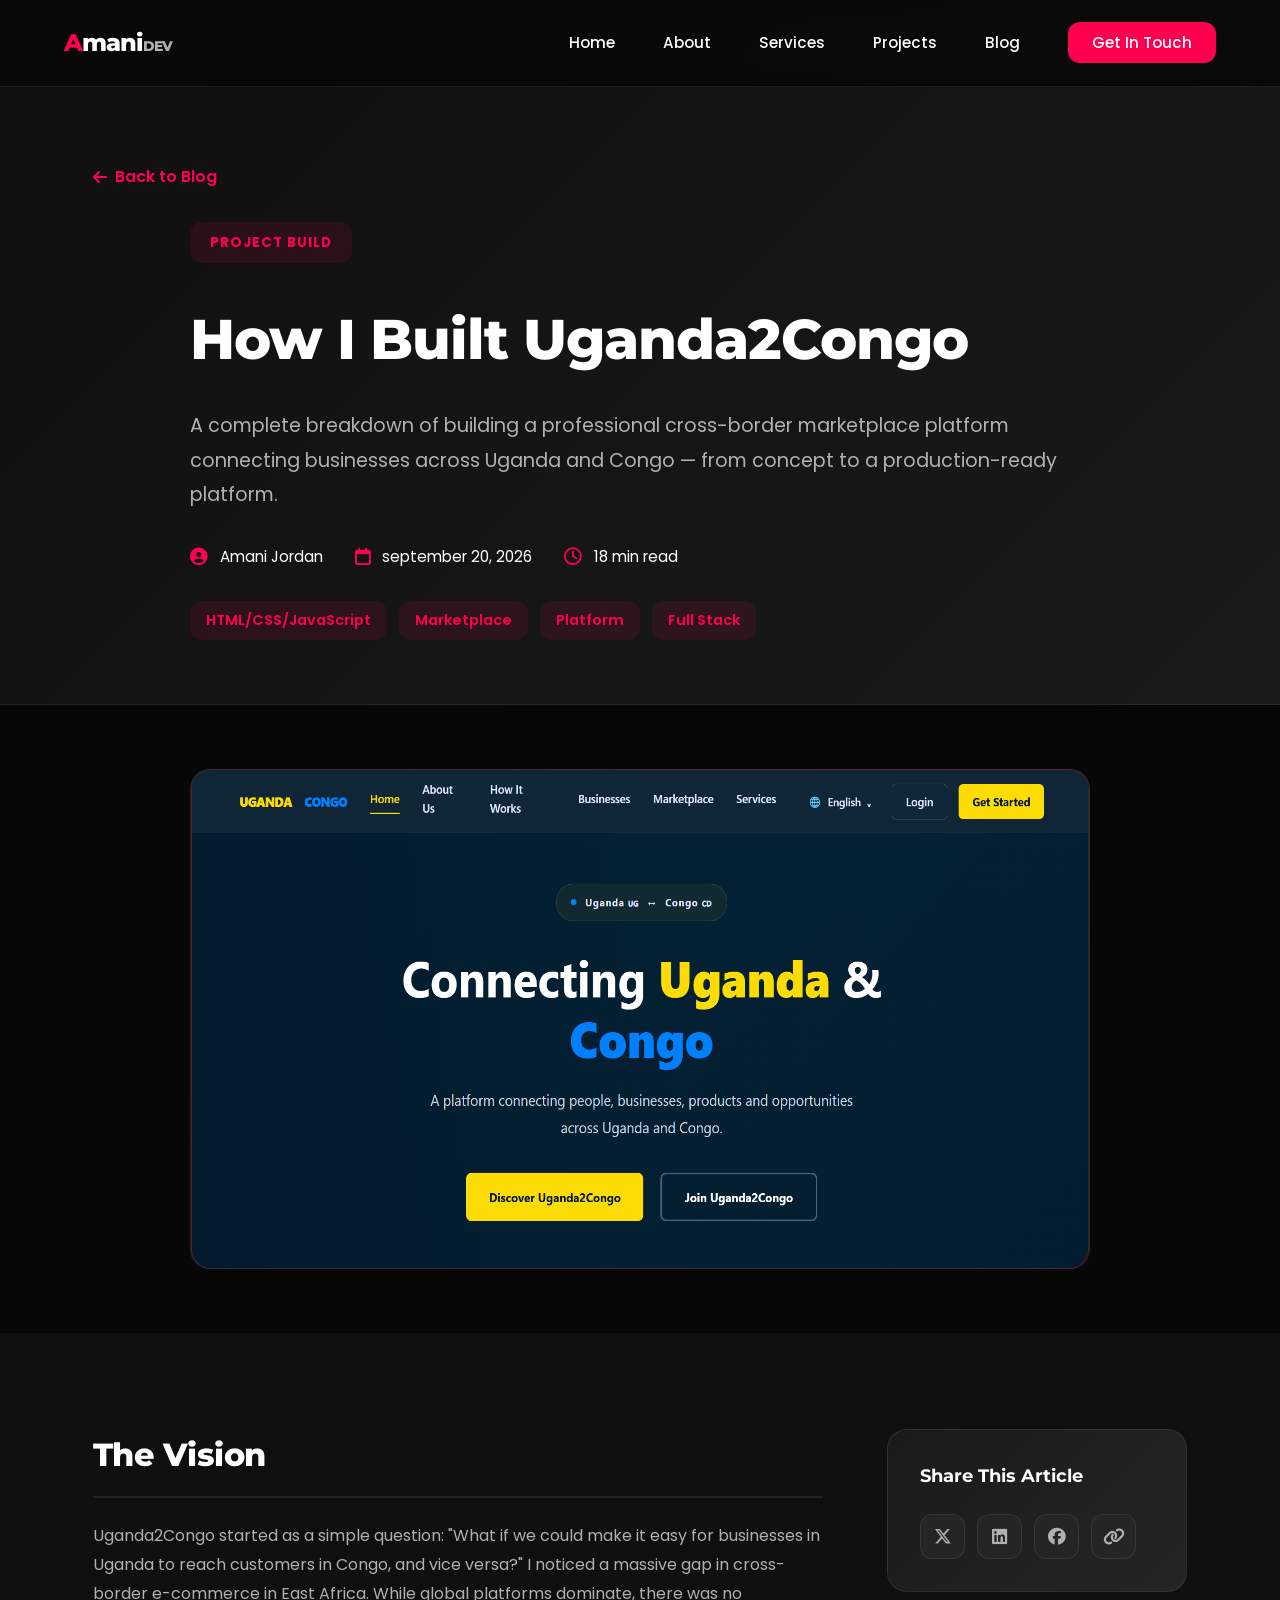
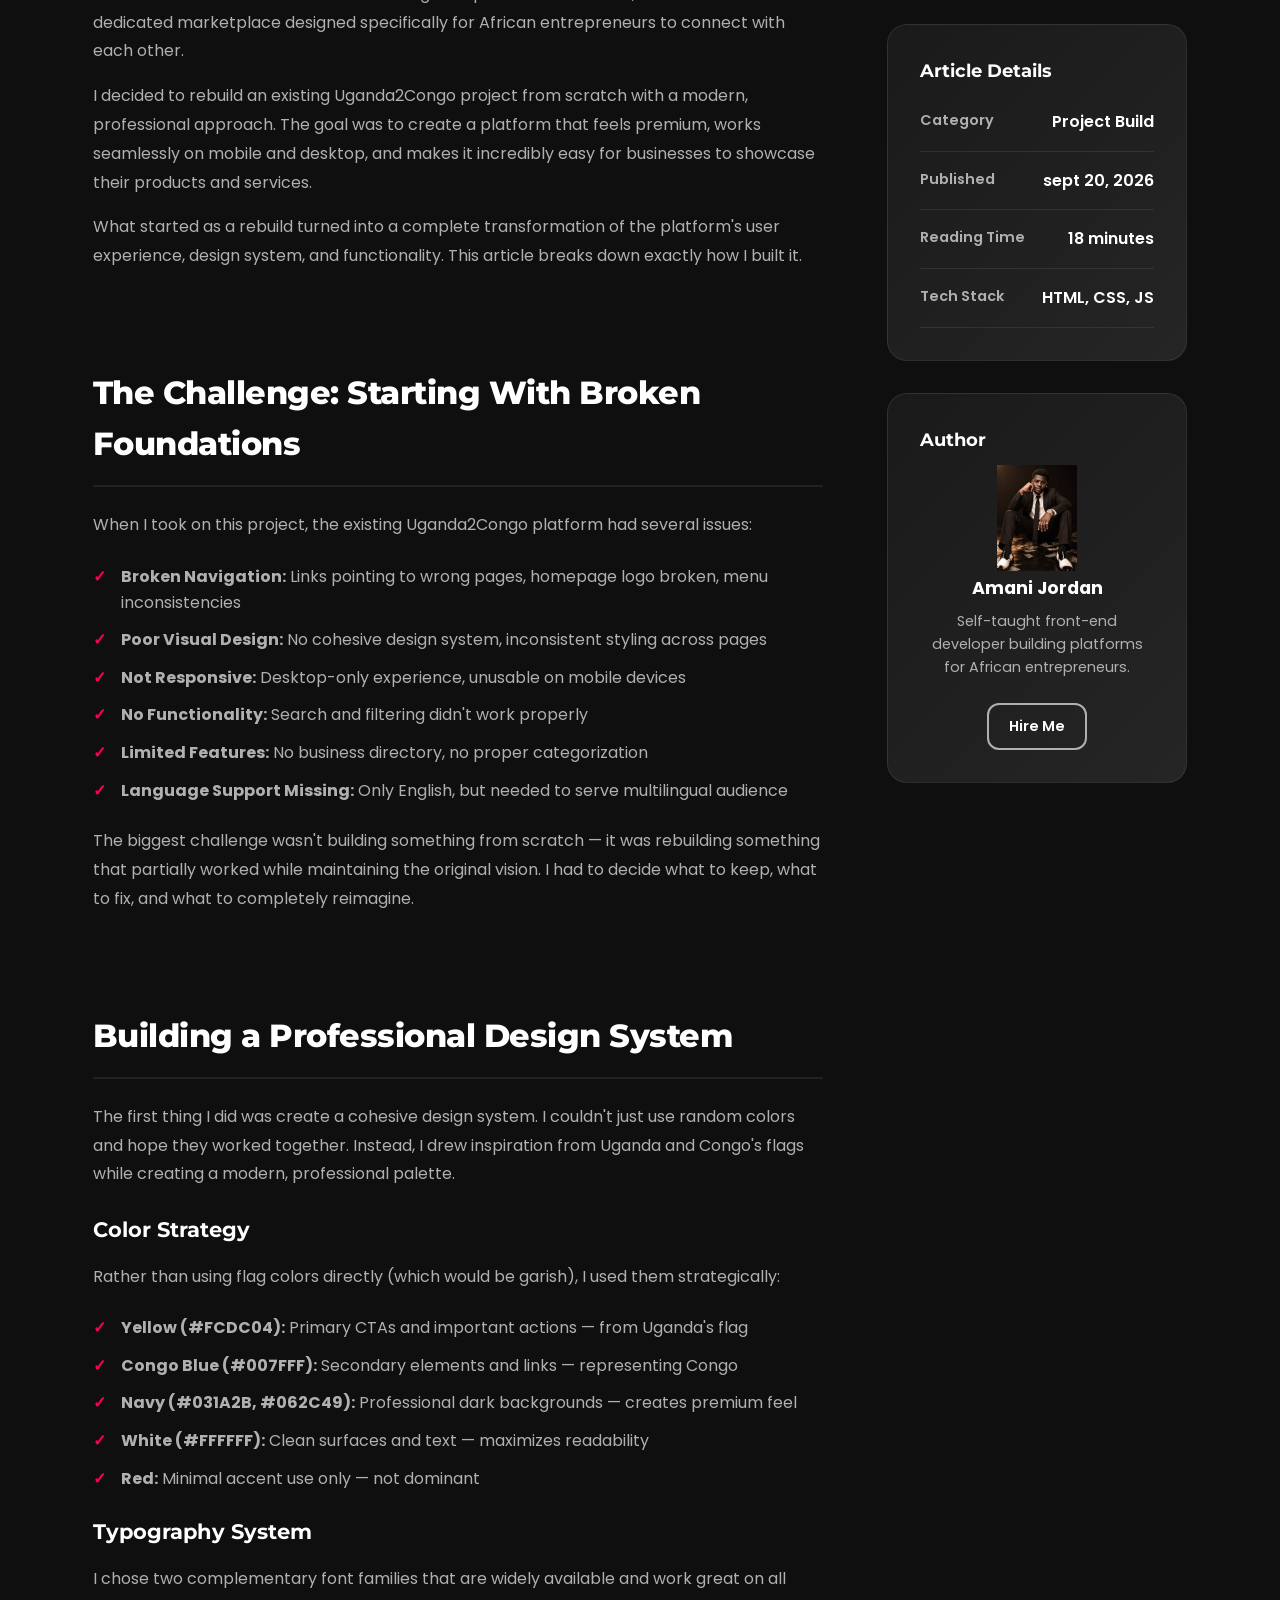
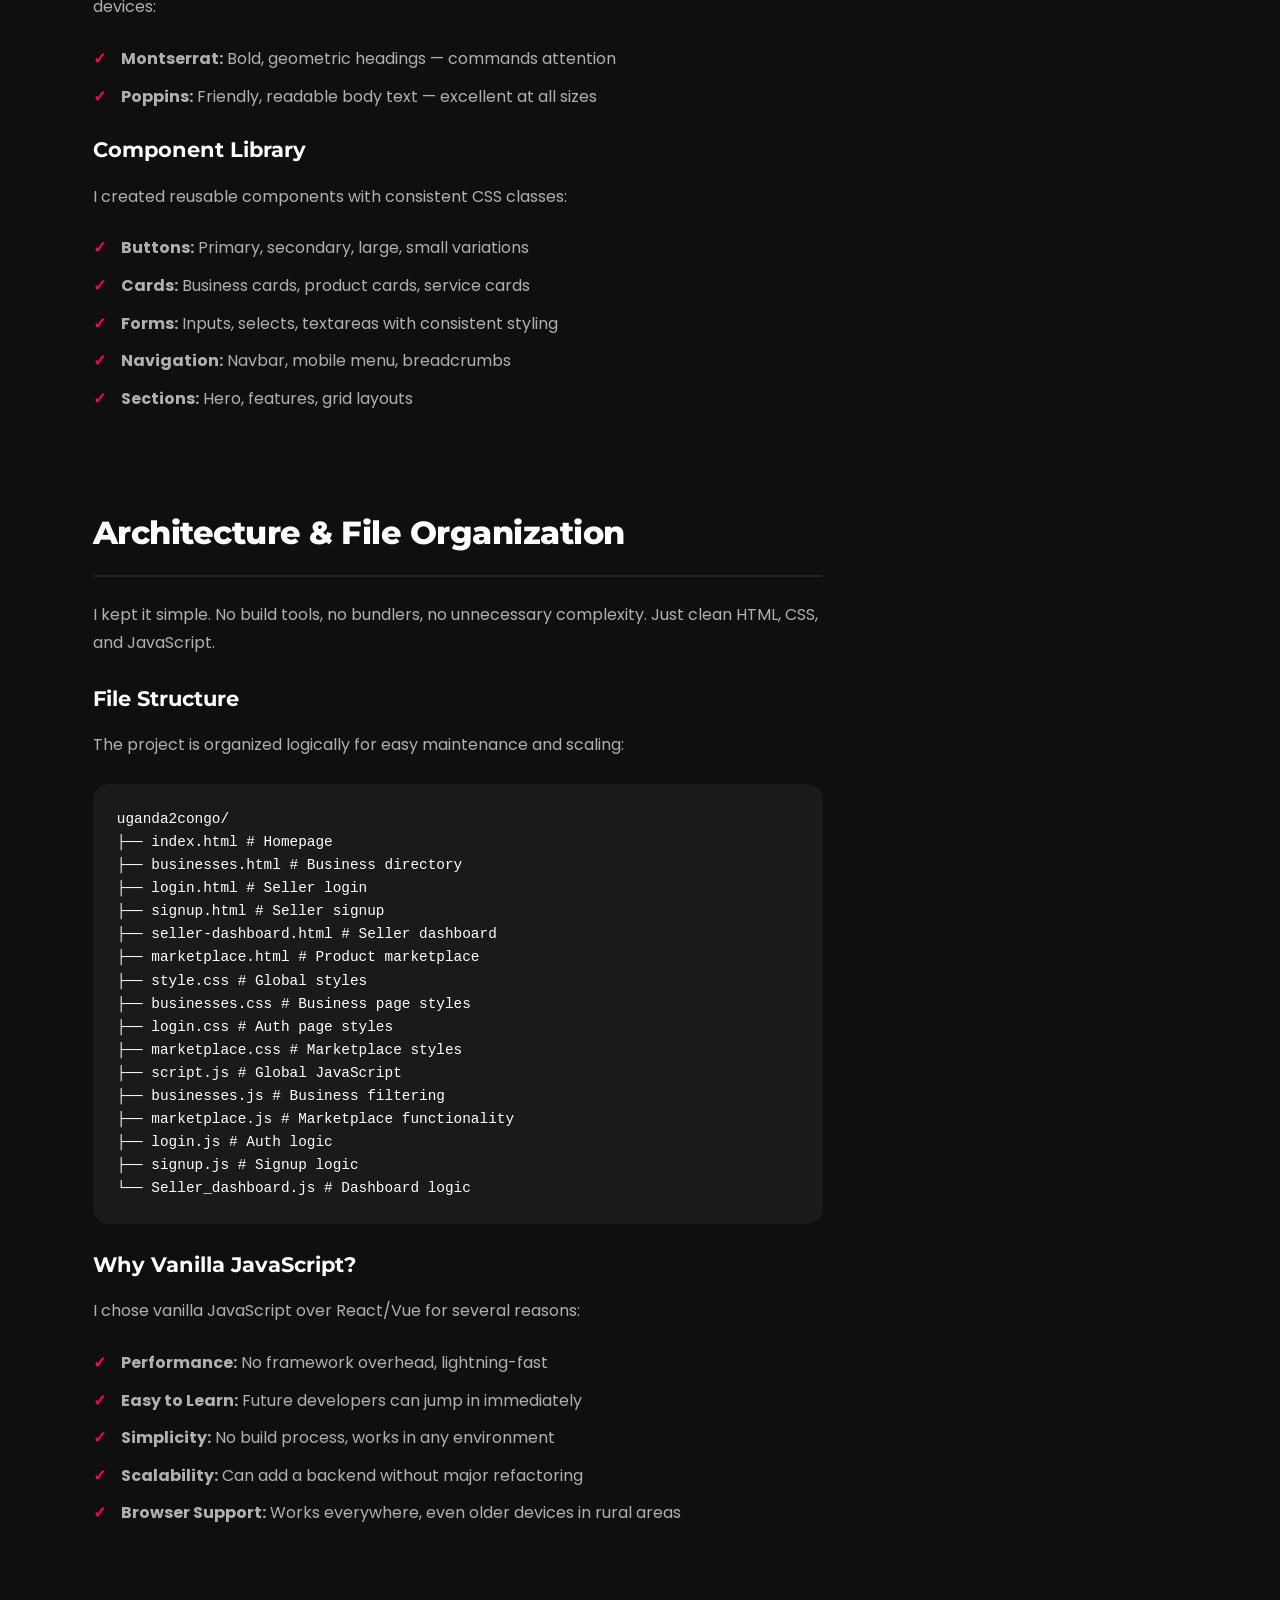
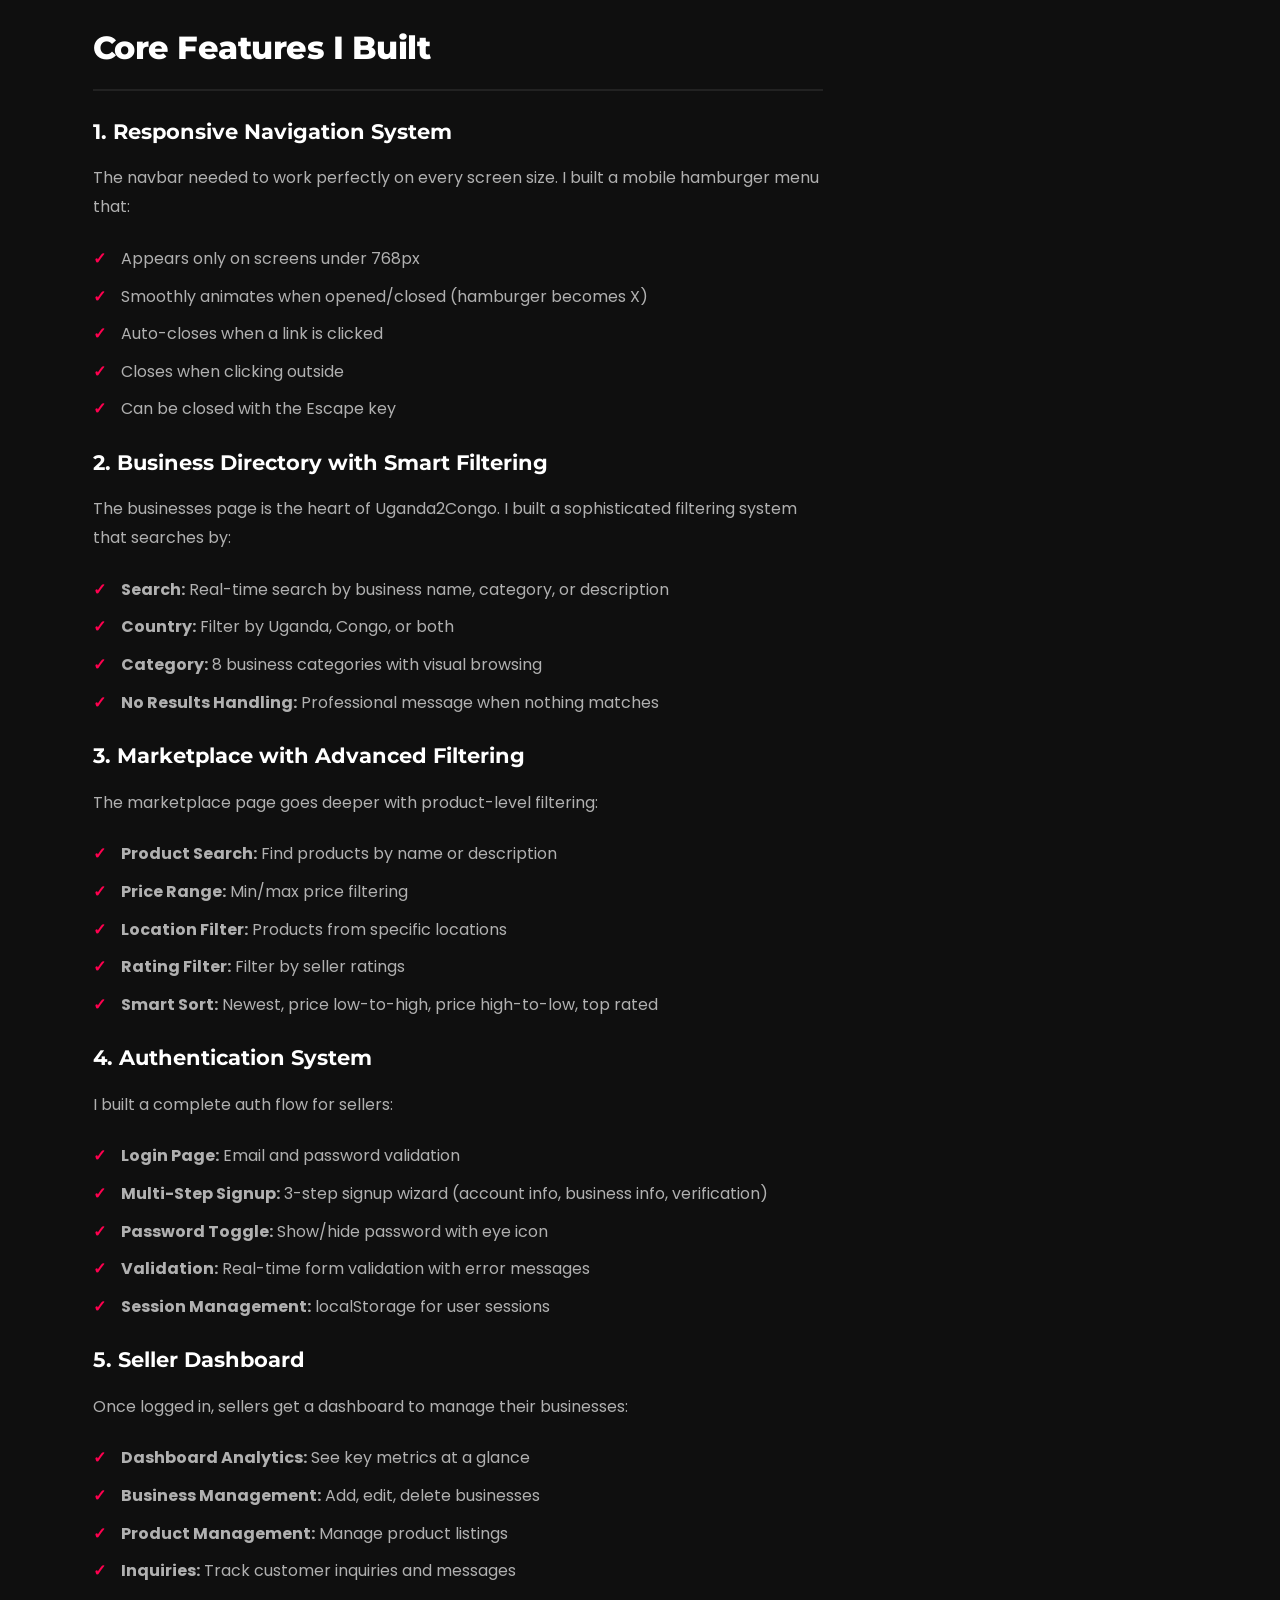
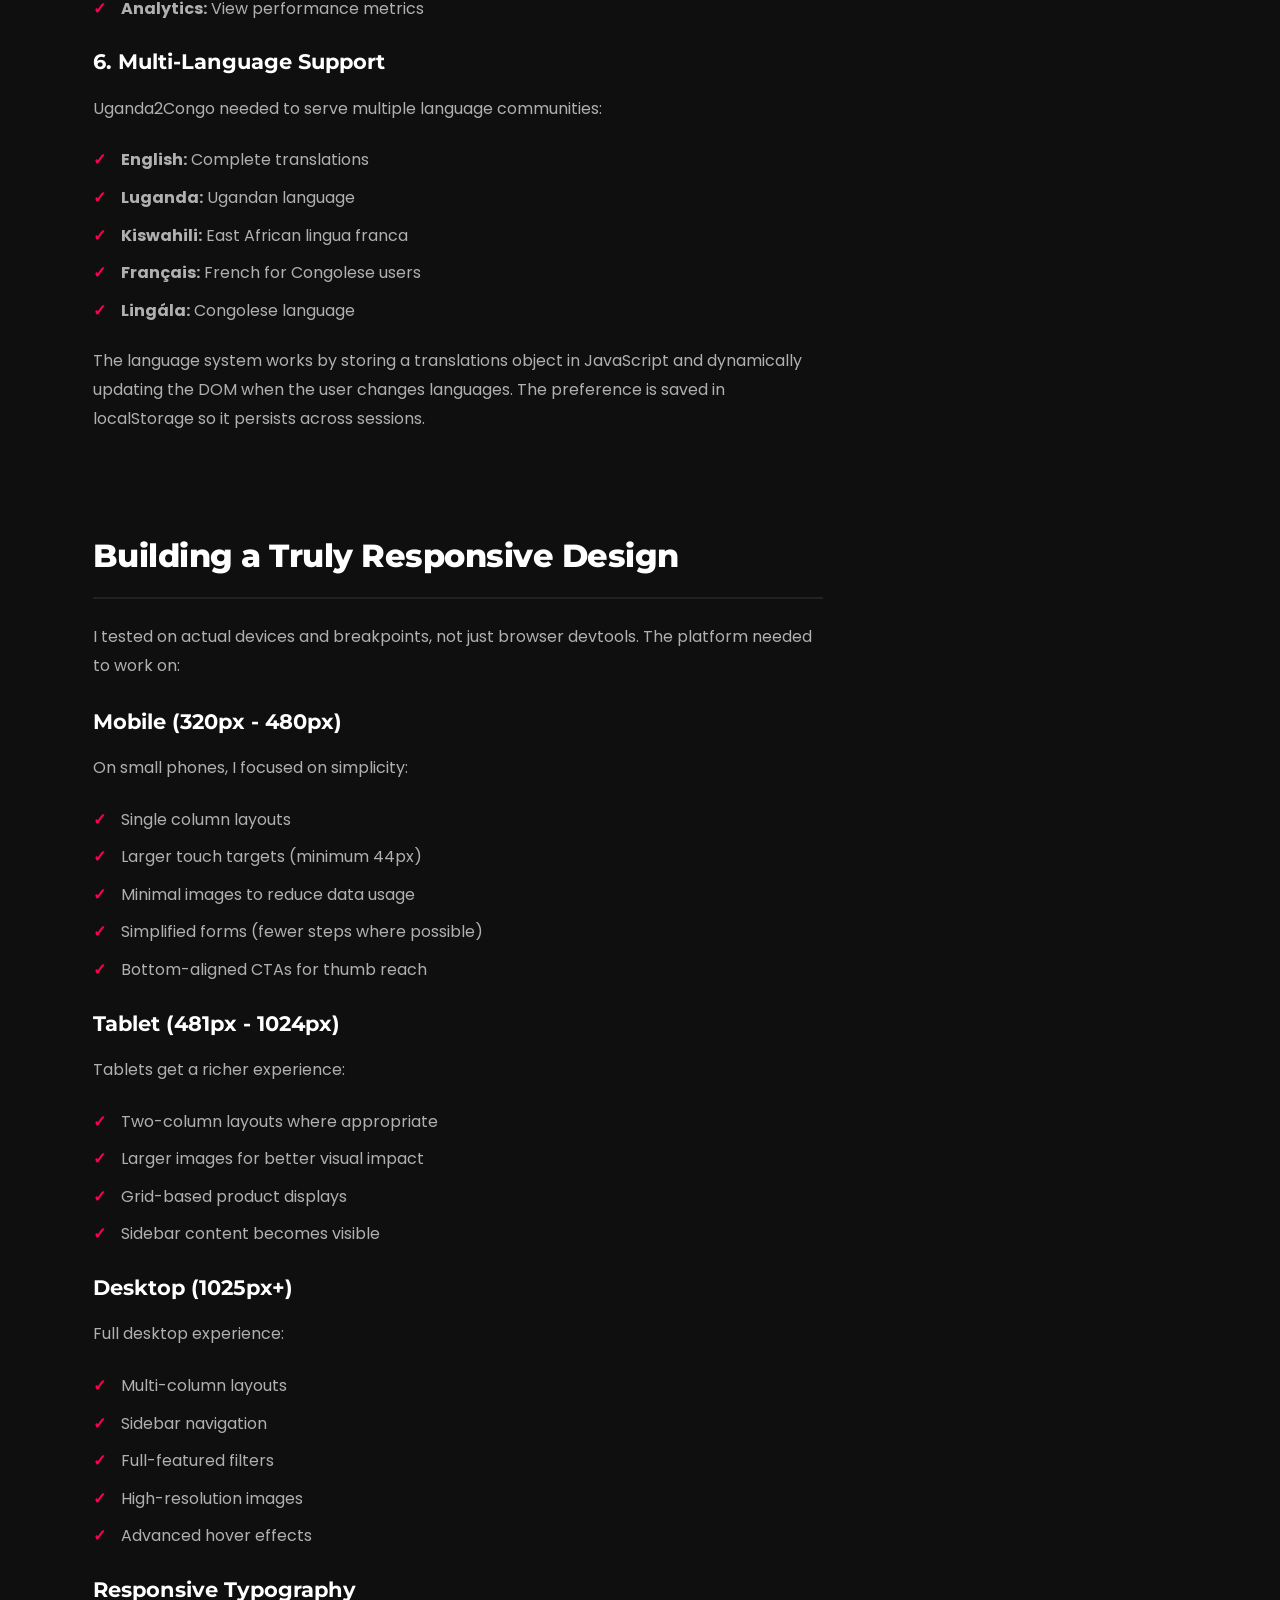
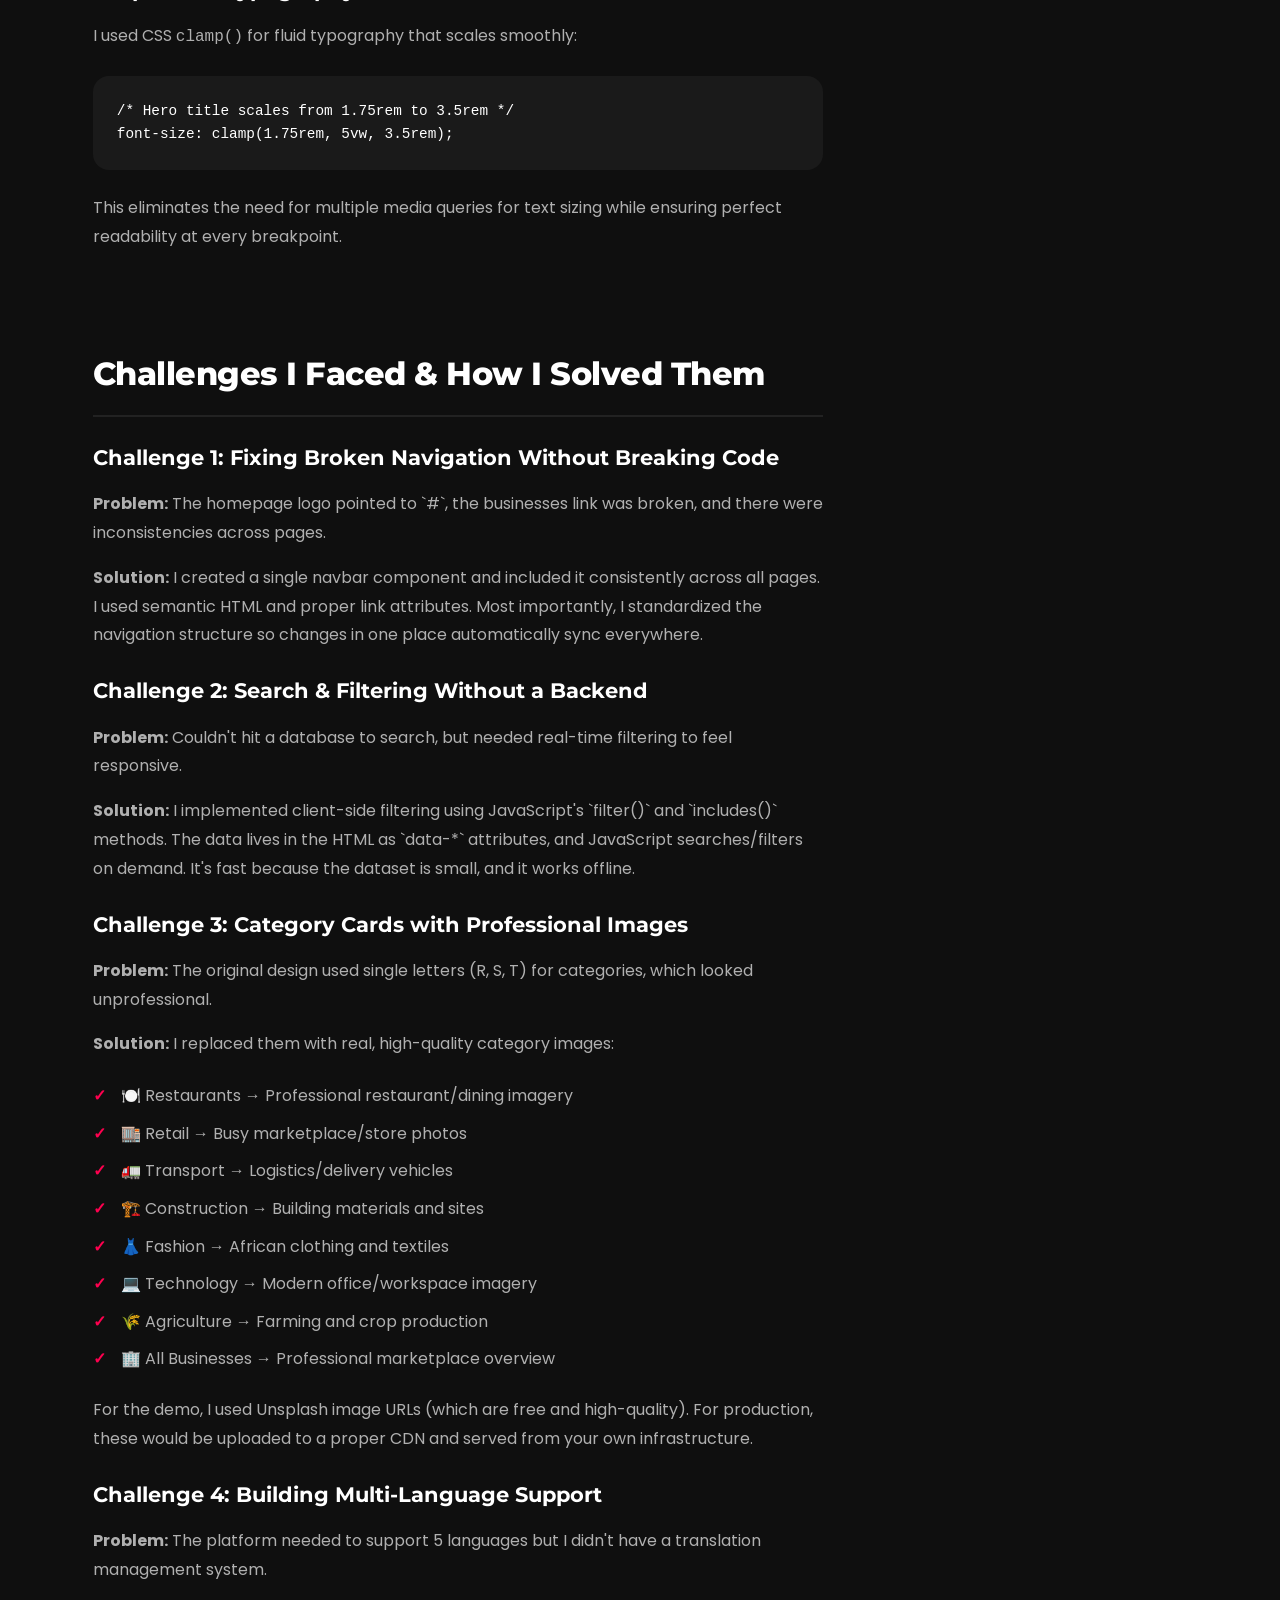
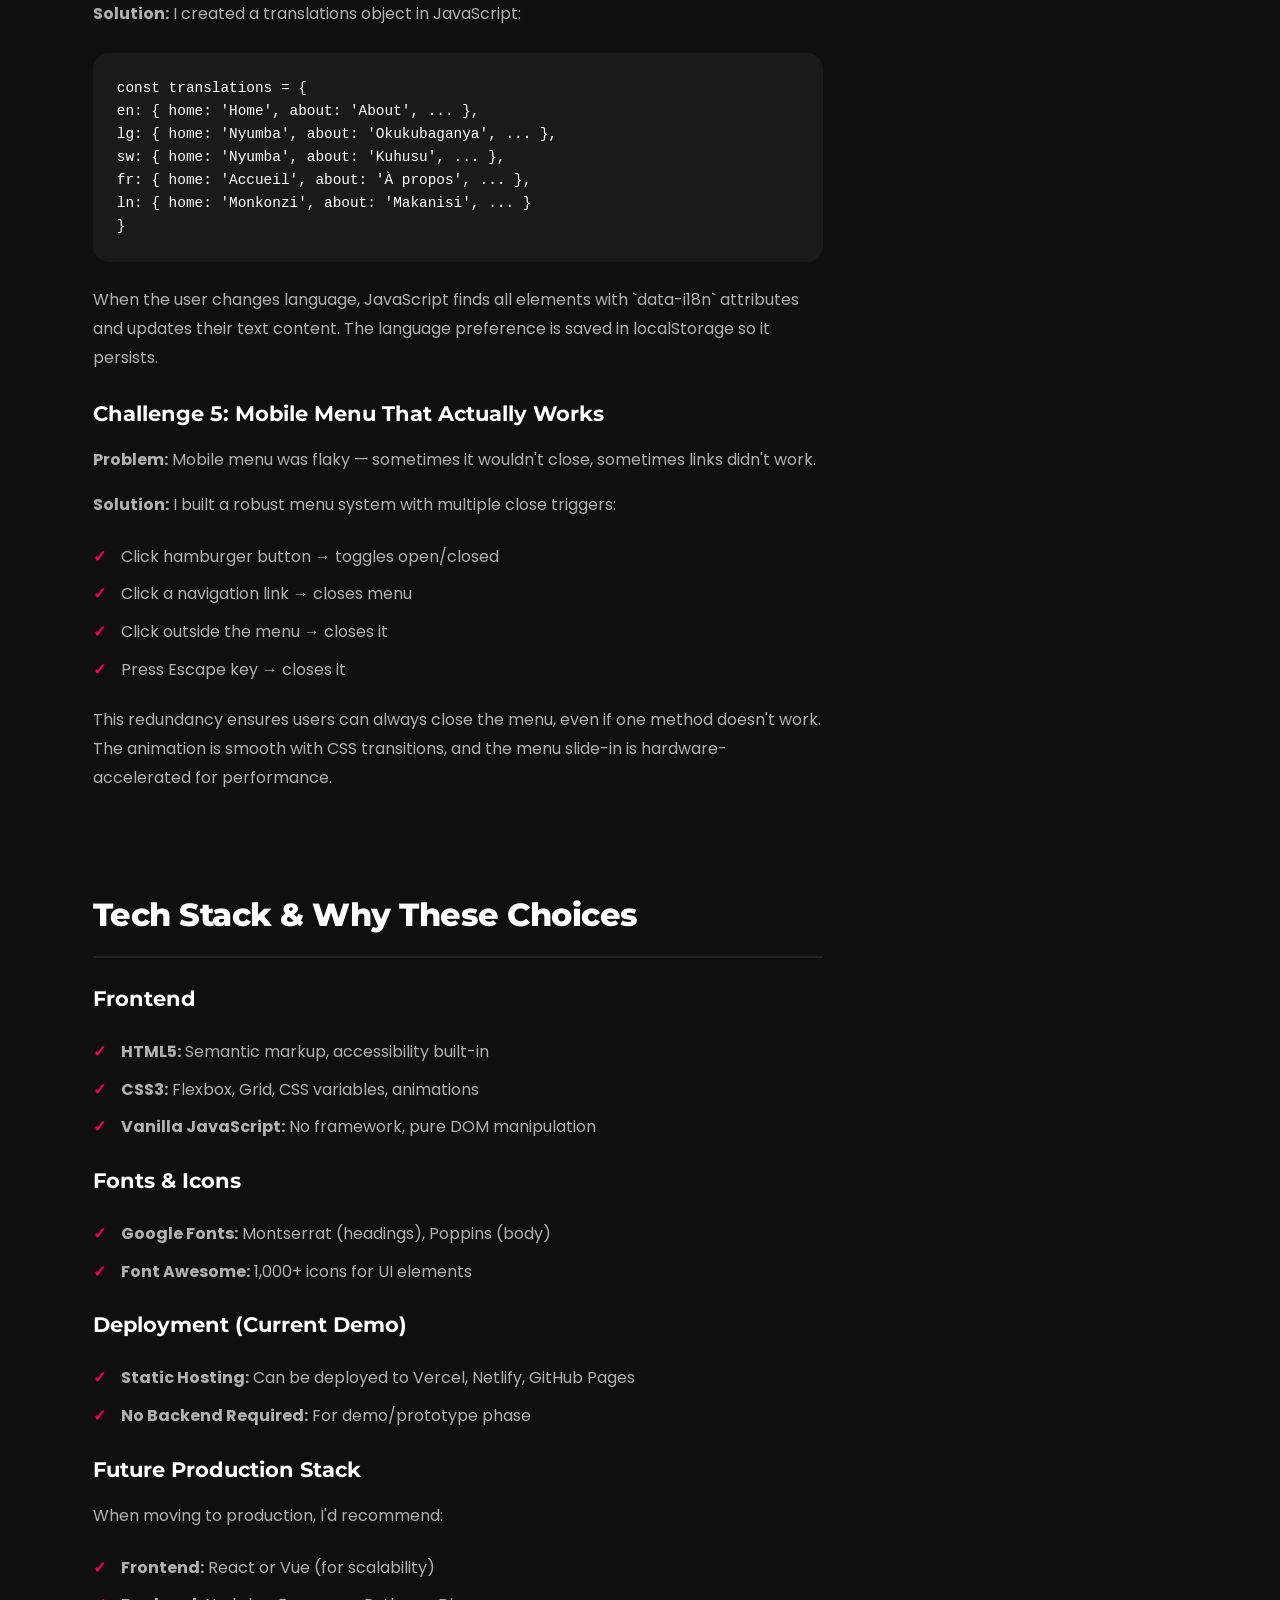
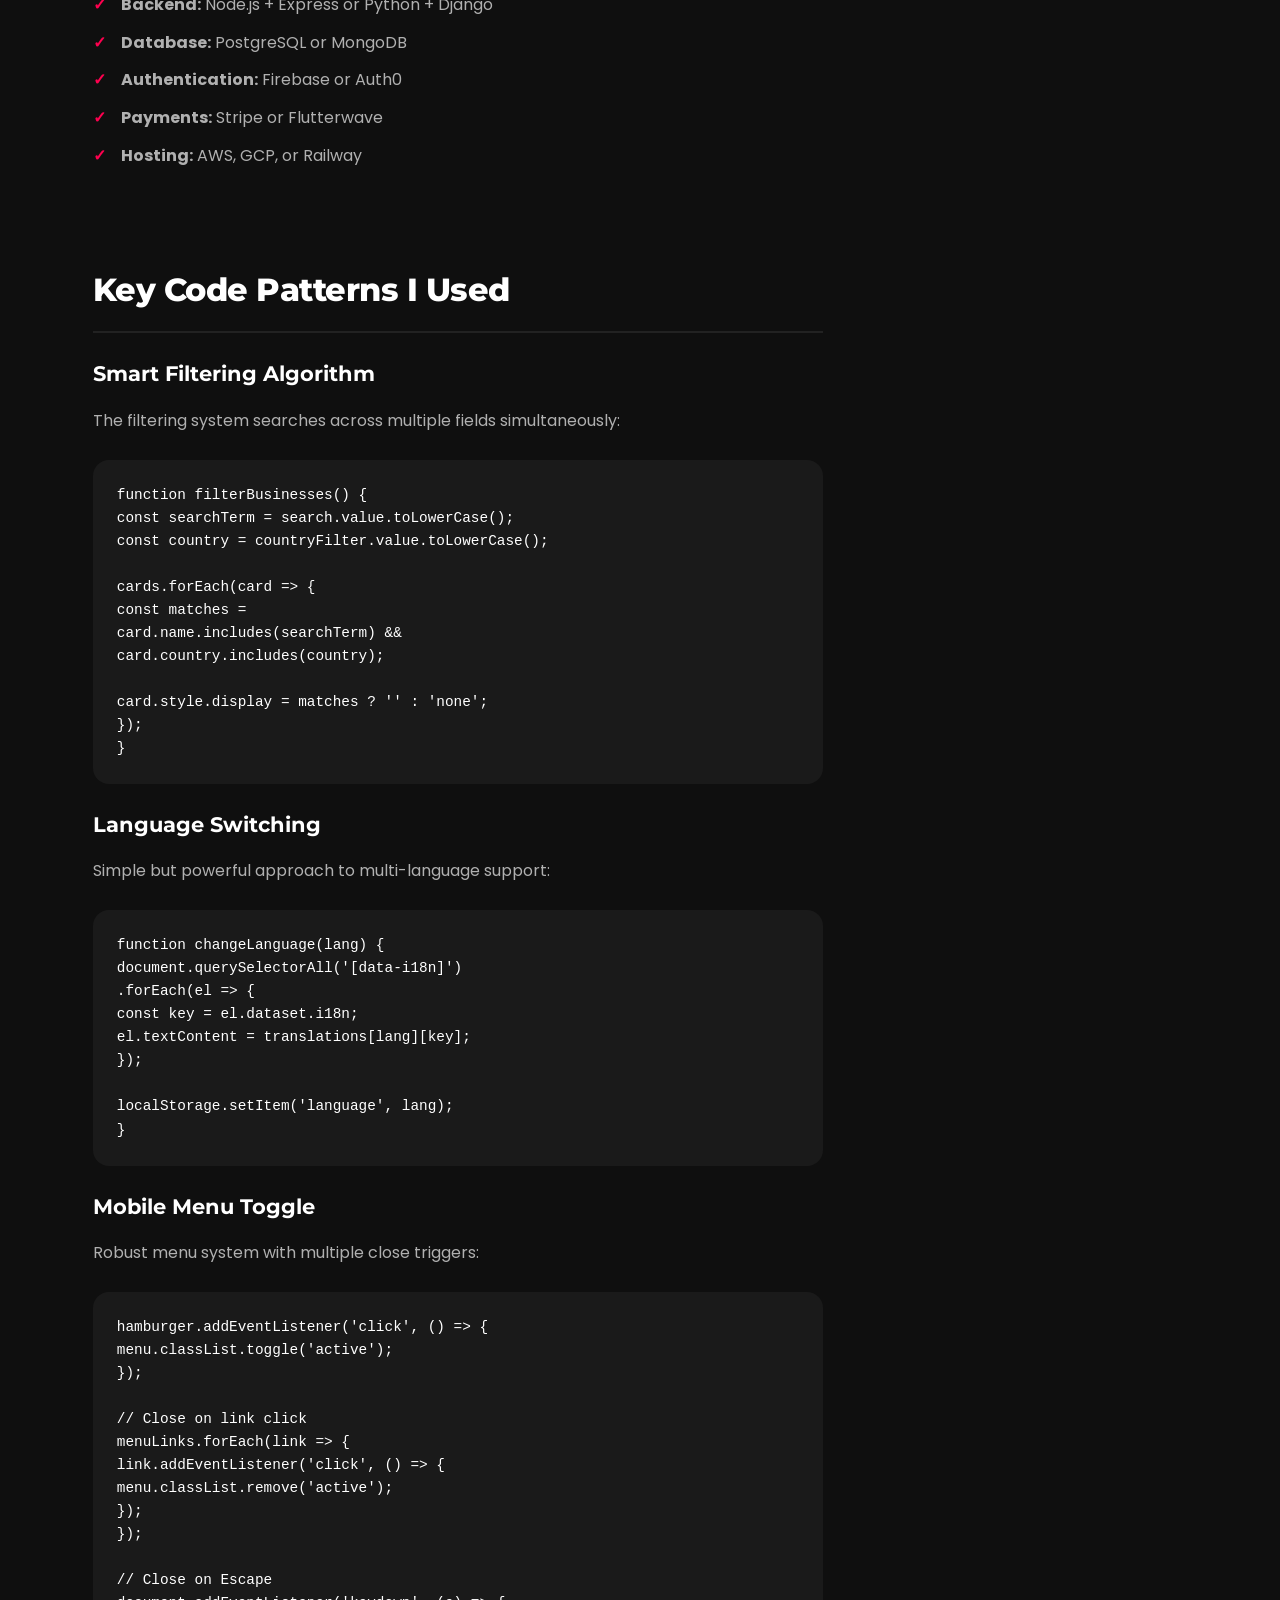
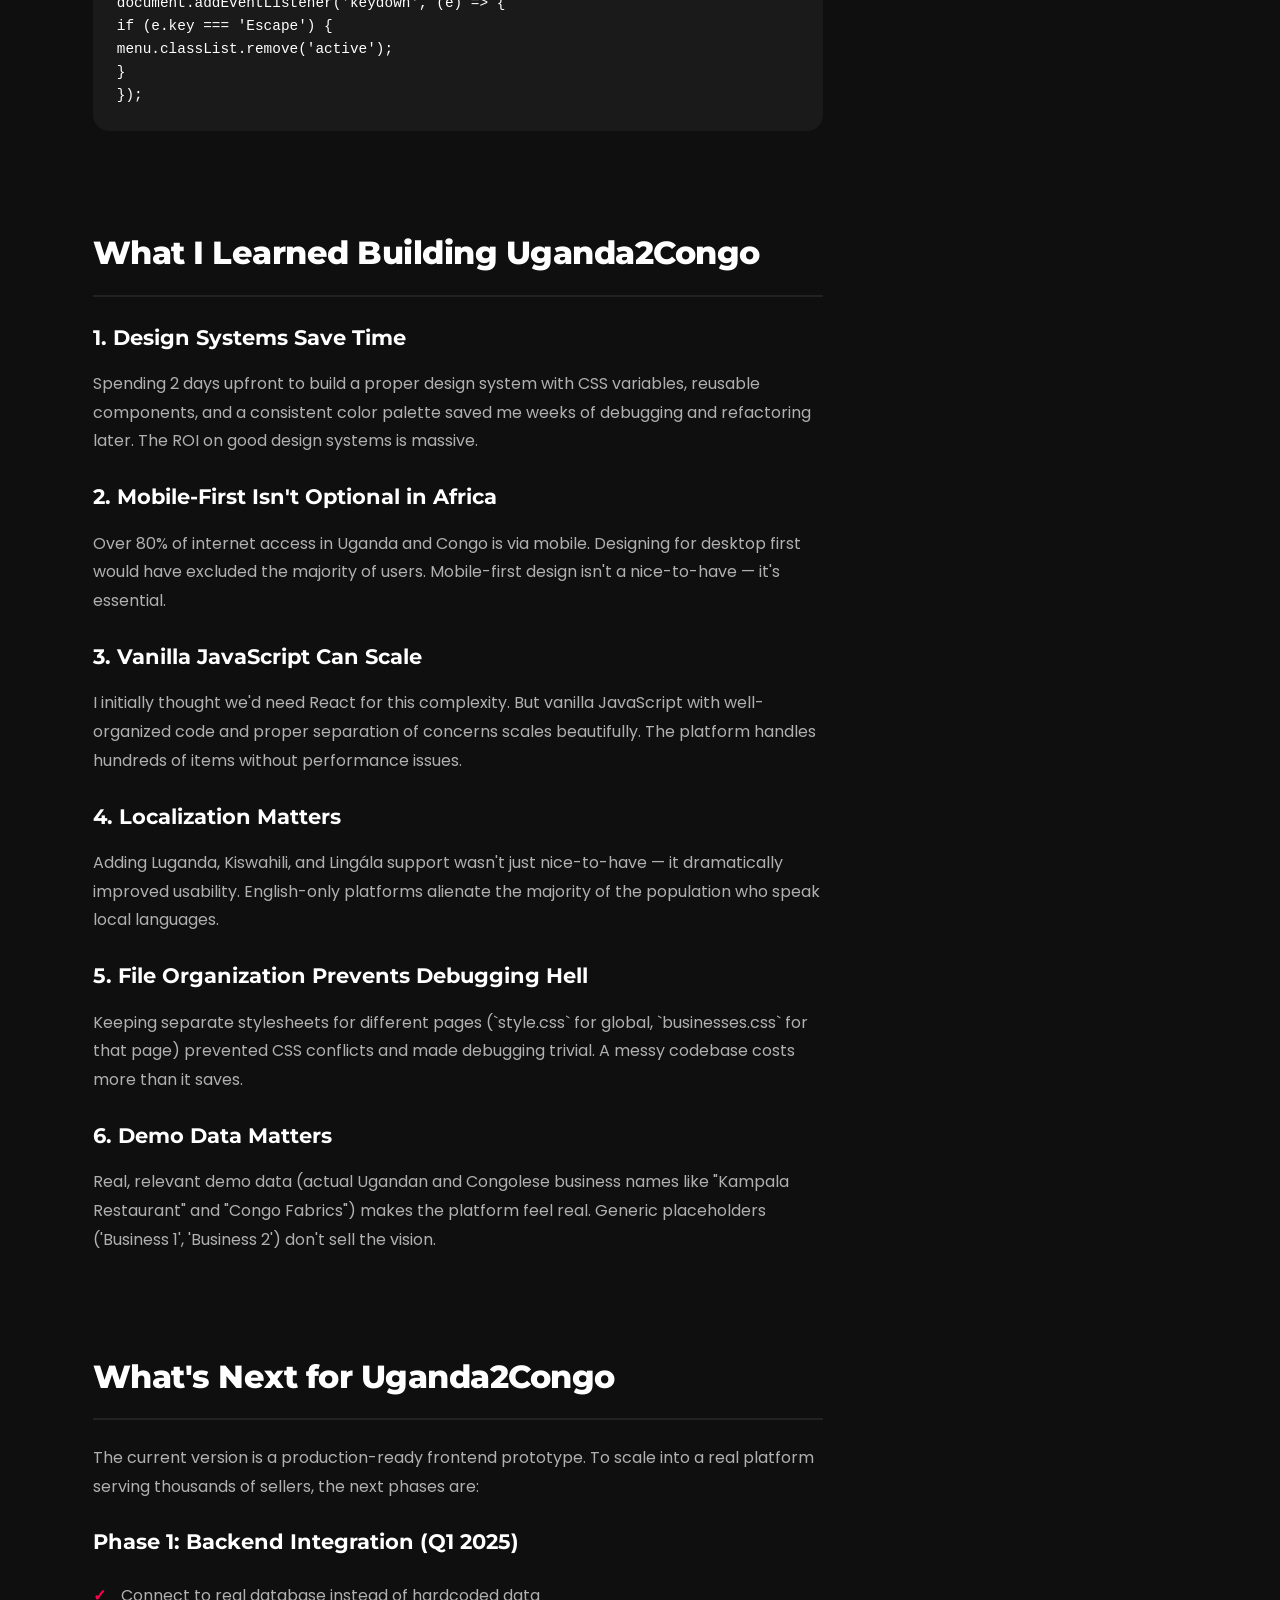
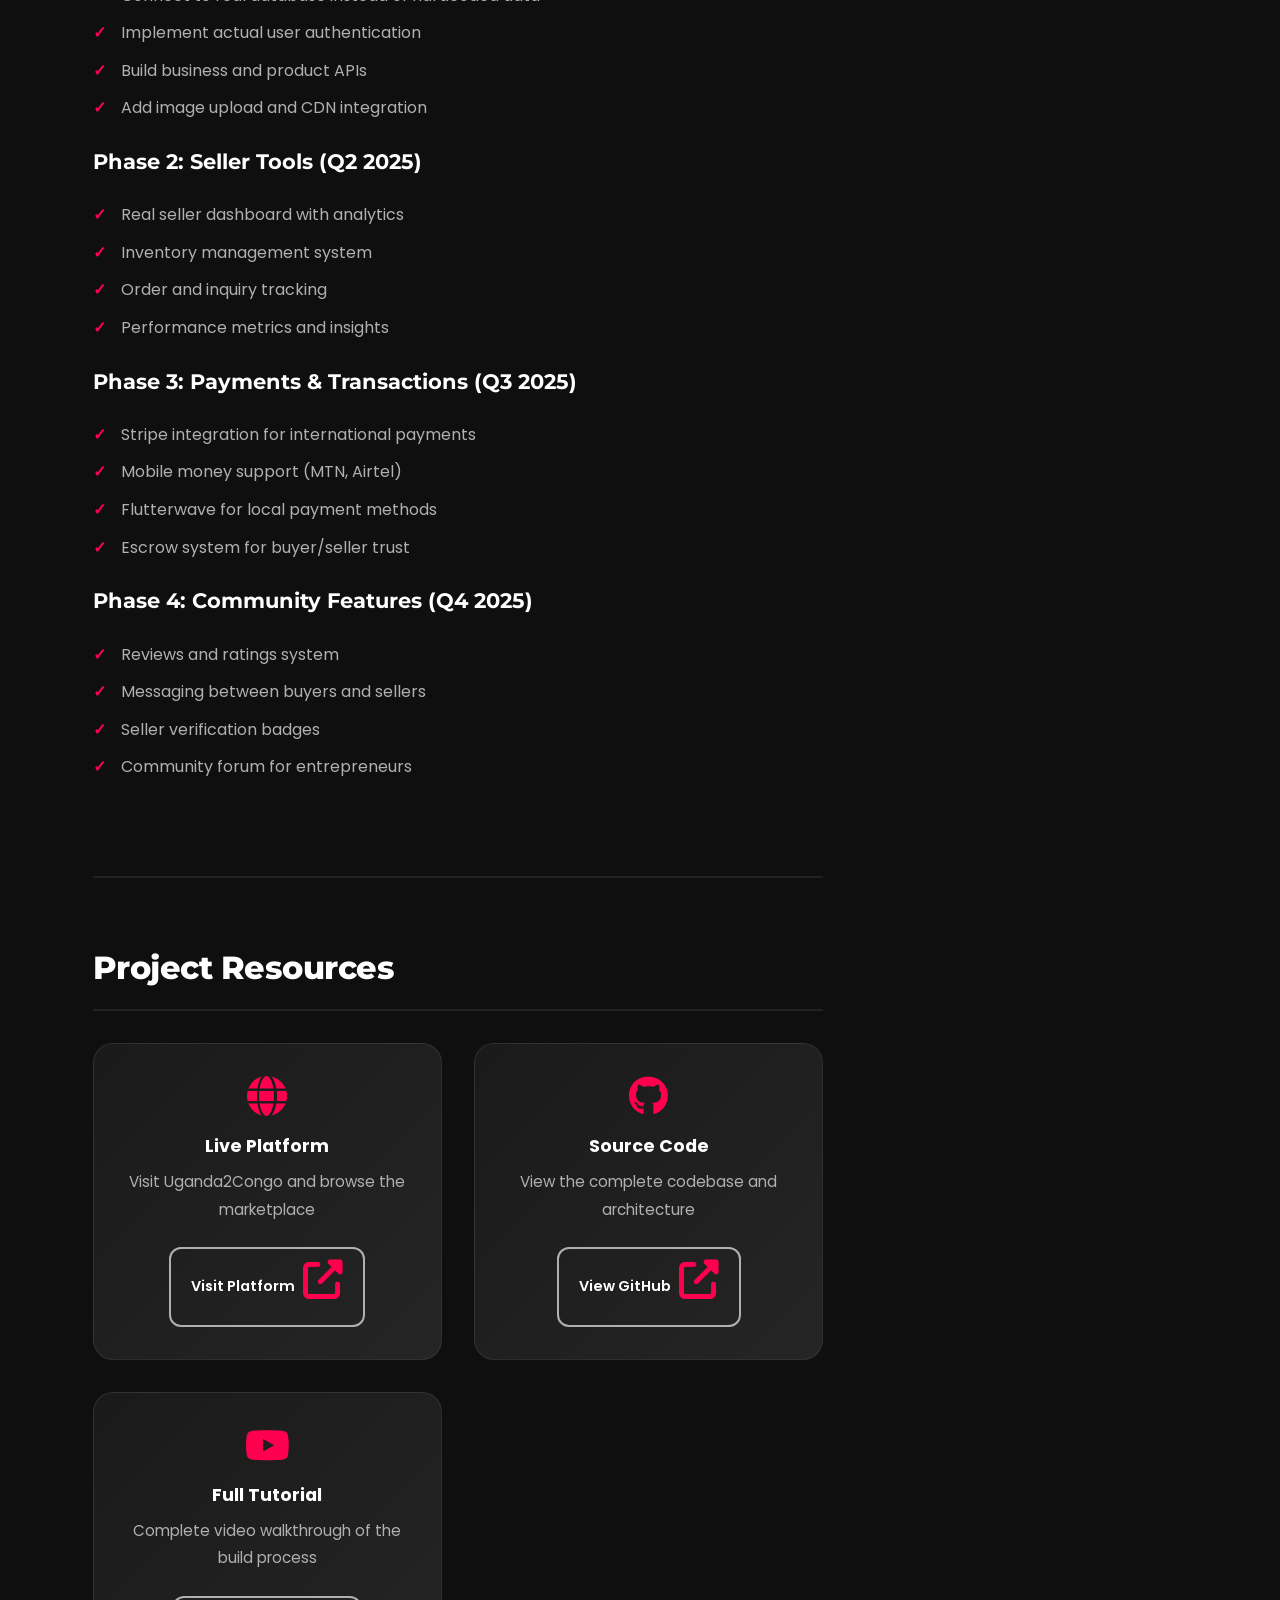
<file: bloguganda2congo.html>
<!DOCTYPE html>
<html lang="en">
<head>
    <meta charset="UTF-8">
    <meta name="viewport" content="width=device-width, initial-scale=1.0">
    <meta name="description" content="How I Built Uganda2Congo - A professional rebuild of a marketplace platform connecting businesses across Uganda and Congo">
    <meta name="keywords" content="Uganda2Congo, marketplace, platform, project breakdown, web development">
    <meta name="author" content="Amani Jordan Dev">
    <meta property="og:title" content="How I Built Uganda2Congo | Amani Jordan Dev">
    <meta property="og:description" content="Complete breakdown of building Uganda2Congo - a cross-border marketplace connecting African entrepreneurs">
    
    <title>How I Built Uganda2Congo | Amani Jordan Dev</title>
    <link rel="stylesheet" href="style.css">
    <link rel="stylesheet" href="bloguganda2congo.css">
    <link rel="stylesheet" href="https://cdnjs.cloudflare.com/ajax/libs/font-awesome/6.5.2/css/all.min.css">
    <link href="https://fonts.googleapis.com/css2?family=Poppins:wght@300;400;500;600;700;800&family=Montserrat:wght@400;500;600;700;800&display=swap" rel="stylesheet">
</head>
<body>

<!-- ================= NAVIGATION ================= -->
<nav class="navbar">
    <div class="container">
        <div class="nav-wrapper">
            <a href="../index.html" class="logo">
                <span class="logo-letter">A</span>mani<span class="logo-dev">DEV</span>
            </a>

            <button class="menu-toggle" id="menuToggle" aria-label="Toggle menu">
                <span></span>
                <span></span>
                <span></span>
            </button>

            <ul class="nav-menu" id="navMenu">
                <li><a href="index.html" class="nav-link">Home</a></li>
                <li><a href="about.html" class="nav-link">About</a></li>
                <li><a href="services.html" class="nav-link">Services</a></li>
                <li><a href="projects.html" class="nav-link">Projects</a></li>
                <li><a href="blog.html" class="nav-link active">Blog</a></li>
                <li><a href="contact.html" class="nav-link cta-link">Get In Touch</a></li>
            </ul>
        </div>
    </div>
</nav>

<!-- ================= ARTICLE HEADER ================= -->
<section class="article-header">
    <div class="container">
        <a href="blog.html" class="back-to-blog">
            <i class="fas fa-arrow-left"></i>
            Back to Blog
        </a>
        
        <div class="article-header-content">
            <div class="article-badge-large">PROJECT BUILD</div>
            <h1 class="article-page-title fade-in-up">How I Built Uganda2Congo</h1>
            <p class="article-page-subtitle fade-in-up">
                A complete breakdown of building a professional cross-border marketplace platform 
                connecting businesses across Uganda and Congo — from concept to a production-ready platform.
            </p>

            <div class="article-meta-large fade-in-up">
                <div class="meta-author">
                    <i class="fas fa-user-circle"></i>
                    <span>Amani Jordan</span>
                </div>
                <div class="meta-date">
                    <i class="far fa-calendar"></i>
                    <span>september 20, 2026</span>
                </div>
                <div class="meta-reading">
                    <i class="far fa-clock"></i>
                    <span>18 min read</span>
                </div>
            </div>

            <div class="article-tags-large fade-in-up">
                <span class="tag-large">HTML/CSS/JavaScript</span>
                <span class="tag-large">Marketplace</span>
                <span class="tag-large">Platform</span>
                <span class="tag-large">Full Stack</span>
            </div>
        </div>
    </div>
</section>

<!-- ================= ARTICLE HERO IMAGE ================= -->
<section class="article-hero-image">
    <div class="container">
        <div class="hero-image-wrapper fade-in-up">
            <div class="placeholder-large">
                <img src="U2C.png" alt="Uganda2Congo Case Study" class="placeholder-large">
            </div>
        </div>
    </div>
</section>

<!-- ================= ARTICLE CONTENT ================= -->
<article class="article-content-main">
    <div class="container">
        <div class="article-body">
            
            <!-- Introduction -->
            <section class="article-section">
                <h2>The Vision</h2>
                <p>
                    Uganda2Congo started as a simple question: "What if we could make it easy for businesses in Uganda 
                    to reach customers in Congo, and vice versa?" I noticed a massive gap in cross-border e-commerce in East Africa. 
                    While global platforms dominate, there was no dedicated marketplace designed specifically for African entrepreneurs 
                    to connect with each other.
                </p>
                <p>
                    I decided to rebuild an existing Uganda2Congo project from scratch with a modern, professional approach. 
                    The goal was to create a platform that feels premium, works seamlessly on mobile and desktop, and makes it 
                    incredibly easy for businesses to showcase their products and services.
                </p>
                <p>
                    What started as a rebuild turned into a complete transformation of the platform's user experience, design system, 
                    and functionality. This article breaks down exactly how I built it.
                </p>
            </section>

            <!-- The Challenge -->
            <section class="article-section">
                <h2>The Challenge: Starting With Broken Foundations</h2>
                <p>
                    When I took on this project, the existing Uganda2Congo platform had several issues:
                </p>
                <ul class="article-list">
                    <li><strong>Broken Navigation:</strong> Links pointing to wrong pages, homepage logo broken, menu inconsistencies</li>
                    <li><strong>Poor Visual Design:</strong> No cohesive design system, inconsistent styling across pages</li>
                    <li><strong>Not Responsive:</strong> Desktop-only experience, unusable on mobile devices</li>
                    <li><strong>No Functionality:</strong> Search and filtering didn't work properly</li>
                    <li><strong>Limited Features:</strong> No business directory, no proper categorization</li>
                    <li><strong>Language Support Missing:</strong> Only English, but needed to serve multilingual audience</li>
                </ul>
                <p>
                    The biggest challenge wasn't building something from scratch — it was rebuilding something that partially worked 
                    while maintaining the original vision. I had to decide what to keep, what to fix, and what to completely reimagine.
                </p>
            </section>

            <!-- Design System -->
            <section class="article-section">
                <h2>Building a Professional Design System</h2>
                <p>
                    The first thing I did was create a cohesive design system. I couldn't just use random colors and hope they worked together. 
                    Instead, I drew inspiration from Uganda and Congo's flags while creating a modern, professional palette.
                </p>

                <h3>Color Strategy</h3>
                <p>
                    Rather than using flag colors directly (which would be garish), I used them strategically:
                </p>
                <ul class="article-list">
                    <li><strong>Yellow (#FCDC04):</strong> Primary CTAs and important actions — from Uganda's flag</li>
                    <li><strong>Congo Blue (#007FFF):</strong> Secondary elements and links — representing Congo</li>
                    <li><strong>Navy (#031A2B, #062C49):</strong> Professional dark backgrounds — creates premium feel</li>
                    <li><strong>White (#FFFFFF):</strong> Clean surfaces and text — maximizes readability</li>
                    <li><strong>Red:</strong> Minimal accent use only — not dominant</li>
                </ul>

                <h3>Typography System</h3>
                <p>
                    I chose two complementary font families that are widely available and work great on all devices:
                </p>
                <ul class="article-list">
                    <li><strong>Montserrat:</strong> Bold, geometric headings — commands attention</li>
                    <li><strong>Poppins:</strong> Friendly, readable body text — excellent at all sizes</li>
                </ul>

                <h3>Component Library</h3>
                <p>
                    I created reusable components with consistent CSS classes:
                </p>
                <ul class="article-list">
                    <li><strong>Buttons:</strong> Primary, secondary, large, small variations</li>
                    <li><strong>Cards:</strong> Business cards, product cards, service cards</li>
                    <li><strong>Forms:</strong> Inputs, selects, textareas with consistent styling</li>
                    <li><strong>Navigation:</strong> Navbar, mobile menu, breadcrumbs</li>
                    <li><strong>Sections:</strong> Hero, features, grid layouts</li>
                </ul>
            </section>

            <!-- Architecture -->
            <section class="article-section">
                <h2>Architecture & File Organization</h2>
                <p>
                    I kept it simple. No build tools, no bundlers, no unnecessary complexity. Just clean HTML, CSS, and JavaScript.
                </p>

                <h3>File Structure</h3>
                <p>
                    The project is organized logically for easy maintenance and scaling:
                </p>
                <div style="background: var(--surface); border-radius: var(--radius-lg); padding: 1.5rem; margin: 1.5rem 0; font-family: 'Courier New', monospace; font-size: 0.9rem;">
uganda2congo/<br/>
├── index.html              # Homepage<br/>
├── businesses.html         # Business directory<br/>
├── login.html             # Seller login<br/>
├── signup.html            # Seller signup<br/>
├── seller-dashboard.html  # Seller dashboard<br/>
├── marketplace.html       # Product marketplace<br/>
├── style.css              # Global styles<br/>
├── businesses.css         # Business page styles<br/>
├── login.css              # Auth page styles<br/>
├── marketplace.css        # Marketplace styles<br/>
├── script.js              # Global JavaScript<br/>
├── businesses.js          # Business filtering<br/>
├── marketplace.js         # Marketplace functionality<br/>
├── login.js               # Auth logic<br/>
├── signup.js              # Signup logic<br/>
└── Seller_dashboard.js    # Dashboard logic
                </div>

                <h3>Why Vanilla JavaScript?</h3>
                <p>
                    I chose vanilla JavaScript over React/Vue for several reasons:
                </p>
                <ul class="article-list">
                    <li><strong>Performance:</strong> No framework overhead, lightning-fast</li>
                    <li><strong>Easy to Learn:</strong> Future developers can jump in immediately</li>
                    <li><strong>Simplicity:</strong> No build process, works in any environment</li>
                    <li><strong>Scalability:</strong> Can add a backend without major refactoring</li>
                    <li><strong>Browser Support:</strong> Works everywhere, even older devices in rural areas</li>
                </ul>
            </section>

            <!-- Key Features Built -->
            <section class="article-section">
                <h2>Core Features I Built</h2>

                <h3>1. Responsive Navigation System</h3>
                <p>
                    The navbar needed to work perfectly on every screen size. I built a mobile hamburger menu that:
                </p>
                <ul class="article-list">
                    <li>Appears only on screens under 768px</li>
                    <li>Smoothly animates when opened/closed (hamburger becomes X)</li>
                    <li>Auto-closes when a link is clicked</li>
                    <li>Closes when clicking outside</li>
                    <li>Can be closed with the Escape key</li>
                </ul>

                <h3>2. Business Directory with Smart Filtering</h3>
                <p>
                    The businesses page is the heart of Uganda2Congo. I built a sophisticated filtering system that searches by:
                </p>
                <ul class="article-list">
                    <li><strong>Search:</strong> Real-time search by business name, category, or description</li>
                    <li><strong>Country:</strong> Filter by Uganda, Congo, or both</li>
                    <li><strong>Category:</strong> 8 business categories with visual browsing</li>
                    <li><strong>No Results Handling:</strong> Professional message when nothing matches</li>
                </ul>

                <h3>3. Marketplace with Advanced Filtering</h3>
                <p>
                    The marketplace page goes deeper with product-level filtering:
                </p>
                <ul class="article-list">
                    <li><strong>Product Search:</strong> Find products by name or description</li>
                    <li><strong>Price Range:</strong> Min/max price filtering</li>
                    <li><strong>Location Filter:</strong> Products from specific locations</li>
                    <li><strong>Rating Filter:</strong> Filter by seller ratings</li>
                    <li><strong>Smart Sort:</strong> Newest, price low-to-high, price high-to-low, top rated</li>
                </ul>

                <h3>4. Authentication System</h3>
                <p>
                    I built a complete auth flow for sellers:
                </p>
                <ul class="article-list">
                    <li><strong>Login Page:</strong> Email and password validation</li>
                    <li><strong>Multi-Step Signup:</strong> 3-step signup wizard (account info, business info, verification)</li>
                    <li><strong>Password Toggle:</strong> Show/hide password with eye icon</li>
                    <li><strong>Validation:</strong> Real-time form validation with error messages</li>
                    <li><strong>Session Management:</strong> localStorage for user sessions</li>
                </ul>

                <h3>5. Seller Dashboard</h3>
                <p>
                    Once logged in, sellers get a dashboard to manage their businesses:
                </p>
                <ul class="article-list">
                    <li><strong>Dashboard Analytics:</strong> See key metrics at a glance</li>
                    <li><strong>Business Management:</strong> Add, edit, delete businesses</li>
                    <li><strong>Product Management:</strong> Manage product listings</li>
                    <li><strong>Inquiries:</strong> Track customer inquiries and messages</li>
                    <li><strong>Analytics:</strong> View performance metrics</li>
                </ul>

                <h3>6. Multi-Language Support</h3>
                <p>
                    Uganda2Congo needed to serve multiple language communities:
                </p>
                <ul class="article-list">
                    <li><strong>English:</strong> Complete translations</li>
                    <li><strong>Luganda:</strong> Ugandan language</li>
                    <li><strong>Kiswahili:</strong> East African lingua franca</li>
                    <li><strong>Français:</strong> French for Congolese users</li>
                    <li><strong>Lingála:</strong> Congolese language</li>
                </ul>
                <p>
                    The language system works by storing a translations object in JavaScript and dynamically updating the DOM 
                    when the user changes languages. The preference is saved in localStorage so it persists across sessions.
                </p>
            </section>

            <!-- Responsive Design -->
            <section class="article-section">
                <h2>Building a Truly Responsive Design</h2>
                <p>
                    I tested on actual devices and breakpoints, not just browser devtools. The platform needed to work on:
                </p>

                <h3>Mobile (320px - 480px)</h3>
                <p>
                    On small phones, I focused on simplicity:
                </p>
                <ul class="article-list">
                    <li>Single column layouts</li>
                    <li>Larger touch targets (minimum 44px)</li>
                    <li>Minimal images to reduce data usage</li>
                    <li>Simplified forms (fewer steps where possible)</li>
                    <li>Bottom-aligned CTAs for thumb reach</li>
                </ul>

                <h3>Tablet (481px - 1024px)</h3>
                <p>
                    Tablets get a richer experience:
                </p>
                <ul class="article-list">
                    <li>Two-column layouts where appropriate</li>
                    <li>Larger images for better visual impact</li>
                    <li>Grid-based product displays</li>
                    <li>Sidebar content becomes visible</li>
                </ul>

                <h3>Desktop (1025px+)</h3>
                <p>
                    Full desktop experience:
                </p>
                <ul class="article-list">
                    <li>Multi-column layouts</li>
                    <li>Sidebar navigation</li>
                    <li>Full-featured filters</li>
                    <li>High-resolution images</li>
                    <li>Advanced hover effects</li>
                </ul>

                <h3>Responsive Typography</h3>
                <p>
                    I used CSS <code>clamp()</code> for fluid typography that scales smoothly:
                </p>
                <div style="background: var(--surface); border-radius: var(--radius-lg); padding: 1.5rem; margin: 1.5rem 0; font-family: 'Courier New', monospace; font-size: 0.9rem;">
/* Hero title scales from 1.75rem to 3.5rem */<br/>
font-size: clamp(1.75rem, 5vw, 3.5rem);
                </div>
                <p>
                    This eliminates the need for multiple media queries for text sizing while ensuring perfect readability at every breakpoint.
                </p>
            </section>

            <!-- Challenges & Solutions -->
            <section class="article-section">
                <h2>Challenges I Faced & How I Solved Them</h2>

                <h3>Challenge 1: Fixing Broken Navigation Without Breaking Code</h3>
                <p>
                    <strong>Problem:</strong> The homepage logo pointed to `#`, the businesses link was broken, and there were inconsistencies across pages.
                </p>
                <p>
                    <strong>Solution:</strong> I created a single navbar component and included it consistently across all pages. 
                    I used semantic HTML and proper link attributes. Most importantly, I standardized the navigation structure 
                    so changes in one place automatically sync everywhere.
                </p>

                <h3>Challenge 2: Search & Filtering Without a Backend</h3>
                <p>
                    <strong>Problem:</strong> Couldn't hit a database to search, but needed real-time filtering to feel responsive.
                </p>
                <p>
                    <strong>Solution:</strong> I implemented client-side filtering using JavaScript's `filter()` and `includes()` methods. 
                    The data lives in the HTML as `data-*` attributes, and JavaScript searches/filters on demand. It's fast because 
                    the dataset is small, and it works offline.
                </p>

                <h3>Challenge 3: Category Cards with Professional Images</h3>
                <p>
                    <strong>Problem:</strong> The original design used single letters (R, S, T) for categories, which looked unprofessional.
                </p>
                <p>
                    <strong>Solution:</strong> I replaced them with real, high-quality category images:
                </p>
                <ul class="article-list">
                    <li>🍽️ Restaurants → Professional restaurant/dining imagery</li>
                    <li>🏬 Retail → Busy marketplace/store photos</li>
                    <li>🚛 Transport → Logistics/delivery vehicles</li>
                    <li>🏗️ Construction → Building materials and sites</li>
                    <li>👗 Fashion → African clothing and textiles</li>
                    <li>💻 Technology → Modern office/workspace imagery</li>
                    <li>🌾 Agriculture → Farming and crop production</li>
                    <li>🏢 All Businesses → Professional marketplace overview</li>
                </ul>
                <p>
                    For the demo, I used Unsplash image URLs (which are free and high-quality). For production, these would be 
                    uploaded to a proper CDN and served from your own infrastructure.
                </p>

                <h3>Challenge 4: Building Multi-Language Support</h3>
                <p>
                    <strong>Problem:</strong> The platform needed to support 5 languages but I didn't have a translation management system.
                </p>
                <p>
                    <strong>Solution:</strong> I created a translations object in JavaScript:
                </p>
                <div style="background: var(--surface); border-radius: var(--radius-lg); padding: 1.5rem; margin: 1.5rem 0; font-family: 'Courier New', monospace; font-size: 0.9rem;">
const translations = {<br/>
  en: { home: 'Home', about: 'About', ... },<br/>
  lg: { home: 'Nyumba', about: 'Okukubaganya', ... },<br/>
  sw: { home: 'Nyumba', about: 'Kuhusu', ... },<br/>
  fr: { home: 'Accueil', about: 'À propos', ... },<br/>
  ln: { home: 'Monkonzi', about: 'Makanisi', ... }<br/>
}
                </div>
                <p>
                    When the user changes language, JavaScript finds all elements with `data-i18n` attributes and updates their 
                    text content. The language preference is saved in localStorage so it persists.
                </p>

                <h3>Challenge 5: Mobile Menu That Actually Works</h3>
                <p>
                    <strong>Problem:</strong> Mobile menu was flaky — sometimes it wouldn't close, sometimes links didn't work.
                </p>
                <p>
                    <strong>Solution:</strong> I built a robust menu system with multiple close triggers:
                </p>
                <ul class="article-list">
                    <li>Click hamburger button → toggles open/closed</li>
                    <li>Click a navigation link → closes menu</li>
                    <li>Click outside the menu → closes it</li>
                    <li>Press Escape key → closes it</li>
                </ul>
                <p>
                    This redundancy ensures users can always close the menu, even if one method doesn't work. The animation 
                    is smooth with CSS transitions, and the menu slide-in is hardware-accelerated for performance.
                </p>
            </section>

            <!-- Technologies Used -->
            <section class="article-section">
                <h2>Tech Stack & Why These Choices</h2>

                <h3>Frontend</h3>
                <ul class="article-list">
                    <li><strong>HTML5:</strong> Semantic markup, accessibility built-in</li>
                    <li><strong>CSS3:</strong> Flexbox, Grid, CSS variables, animations</li>
                    <li><strong>Vanilla JavaScript:</strong> No framework, pure DOM manipulation</li>
                </ul>

                <h3>Fonts & Icons</h3>
                <ul class="article-list">
                    <li><strong>Google Fonts:</strong> Montserrat (headings), Poppins (body)</li>
                    <li><strong>Font Awesome:</strong> 1,000+ icons for UI elements</li>
                </ul>

                <h3>Deployment (Current Demo)</h3>
                <ul class="article-list">
                    <li><strong>Static Hosting:</strong> Can be deployed to Vercel, Netlify, GitHub Pages</li>
                    <li><strong>No Backend Required:</strong> For demo/prototype phase</li>
                </ul>

                <h3>Future Production Stack</h3>
                <p>
                    When moving to production, I'd recommend:
                </p>
                <ul class="article-list">
                    <li><strong>Frontend:</strong> React or Vue (for scalability)</li>
                    <li><strong>Backend:</strong> Node.js + Express or Python + Django</li>
                    <li><strong>Database:</strong> PostgreSQL or MongoDB</li>
                    <li><strong>Authentication:</strong> Firebase or Auth0</li>
                    <li><strong>Payments:</strong> Stripe or Flutterwave</li>
                    <li><strong>Hosting:</strong> AWS, GCP, or Railway</li>
                </ul>
            </section>

            <!-- Code Highlights -->
            <section class="article-section">
                <h2>Key Code Patterns I Used</h2>

                <h3>Smart Filtering Algorithm</h3>
                <p>
                    The filtering system searches across multiple fields simultaneously:
                </p>
                <div style="background: var(--surface); border-radius: var(--radius-lg); padding: 1.5rem; margin: 1.5rem 0; font-family: 'Courier New', monospace; font-size: 0.9rem; overflow-x: auto;">
function filterBusinesses() {<br/>
  const searchTerm = search.value.toLowerCase();<br/>
  const country = countryFilter.value.toLowerCase();<br/>
  <br/>
  cards.forEach(card => {<br/>
    const matches = <br/>
      card.name.includes(searchTerm) &&<br/>
      card.country.includes(country);<br/>
    <br/>
    card.style.display = matches ? '' : 'none';<br/>
  });<br/>
}
                </div>

                <h3>Language Switching</h3>
                <p>
                    Simple but powerful approach to multi-language support:
                </p>
                <div style="background: var(--surface); border-radius: var(--radius-lg); padding: 1.5rem; margin: 1.5rem 0; font-family: 'Courier New', monospace; font-size: 0.9rem; overflow-x: auto;">
function changeLanguage(lang) {<br/>
  document.querySelectorAll('[data-i18n]')<br/>
    .forEach(el => {<br/>
      const key = el.dataset.i18n;<br/>
      el.textContent = translations[lang][key];<br/>
    });<br/>
  <br/>
  localStorage.setItem('language', lang);<br/>
}
                </div>

                <h3>Mobile Menu Toggle</h3>
                <p>
                    Robust menu system with multiple close triggers:
                </p>
                <div style="background: var(--surface); border-radius: var(--radius-lg); padding: 1.5rem; margin: 1.5rem 0; font-family: 'Courier New', monospace; font-size: 0.9rem; overflow-x: auto;">
hamburger.addEventListener('click', () => {<br/>
  menu.classList.toggle('active');<br/>
});<br/>
<br/>
// Close on link click<br/>
menuLinks.forEach(link => {<br/>
  link.addEventListener('click', () => {<br/>
    menu.classList.remove('active');<br/>
  });<br/>
});<br/>
<br/>
// Close on Escape<br/>
document.addEventListener('keydown', (e) => {<br/>
  if (e.key === 'Escape') {<br/>
    menu.classList.remove('active');<br/>
  }<br/>
});
                </div>
            </section>

            <!-- Lessons Learned -->
            <section class="article-section">
                <h2>What I Learned Building Uganda2Congo</h2>

                <h3>1. Design Systems Save Time</h3>
                <p>
                    Spending 2 days upfront to build a proper design system with CSS variables, reusable components, and a consistent 
                    color palette saved me weeks of debugging and refactoring later. The ROI on good design systems is massive.
                </p>

                <h3>2. Mobile-First Isn't Optional in Africa</h3>
                <p>
                    Over 80% of internet access in Uganda and Congo is via mobile. Designing for desktop first would have excluded 
                    the majority of users. Mobile-first design isn't a nice-to-have — it's essential.
                </p>

                <h3>3. Vanilla JavaScript Can Scale</h3>
                <p>
                    I initially thought we'd need React for this complexity. But vanilla JavaScript with well-organized code and proper 
                    separation of concerns scales beautifully. The platform handles hundreds of items without performance issues.
                </p>

                <h3>4. Localization Matters</h3>
                <p>
                    Adding Luganda, Kiswahili, and Lingála support wasn't just nice-to-have — it dramatically improved usability. 
                    English-only platforms alienate the majority of the population who speak local languages.
                </p>

                <h3>5. File Organization Prevents Debugging Hell</h3>
                <p>
                    Keeping separate stylesheets for different pages (`style.css` for global, `businesses.css` for that page) 
                    prevented CSS conflicts and made debugging trivial. A messy codebase costs more than it saves.
                </p>

                <h3>6. Demo Data Matters</h3>
                <p>
                    Real, relevant demo data (actual Ugandan and Congolese business names like "Kampala Restaurant" and "Congo Fabrics") 
                    makes the platform feel real. Generic placeholders ('Business 1', 'Business 2') don't sell the vision.
                </p>
            </section>

            <!-- What's Next -->
            <section class="article-section">
                <h2>What's Next for Uganda2Congo</h2>
                <p>
                    The current version is a production-ready frontend prototype. To scale into a real platform serving thousands 
                    of sellers, the next phases are:
                </p>

                <h3>Phase 1: Backend Integration (Q1 2025)</h3>
                <ul class="article-list">
                    <li>Connect to real database instead of hardcoded data</li>
                    <li>Implement actual user authentication</li>
                    <li>Build business and product APIs</li>
                    <li>Add image upload and CDN integration</li>
                </ul>

                <h3>Phase 2: Seller Tools (Q2 2025)</h3>
                <ul class="article-list">
                    <li>Real seller dashboard with analytics</li>
                    <li>Inventory management system</li>
                    <li>Order and inquiry tracking</li>
                    <li>Performance metrics and insights</li>
                </ul>

                <h3>Phase 3: Payments & Transactions (Q3 2025)</h3>
                <ul class="article-list">
                    <li>Stripe integration for international payments</li>
                    <li>Mobile money support (MTN, Airtel)</li>
                    <li>Flutterwave for local payment methods</li>
                    <li>Escrow system for buyer/seller trust</li>
                </ul>

                <h3>Phase 4: Community Features (Q4 2025)</h3>
                <ul class="article-list">
                    <li>Reviews and ratings system</li>
                    <li>Messaging between buyers and sellers</li>
                    <li>Seller verification badges</li>
                    <li>Community forum for entrepreneurs</li>
                </ul>
            </section>

            <!-- Code Repository -->
            <section class="article-section article-links">
                <h2>Project Resources</h2>
                <div class="links-grid">
                    <div class="link-card">
                        <i class="fas fa-globe"></i>
                        <h4>Live Platform</h4>
                        <p>Visit Uganda2Congo and browse the marketplace</p>
                        <a href="https://uganda2-congo.vercel.app/" target="_blank" class="btn btn-secondary btn-sm">
                            Visit Platform <i class="fas fa-external-link-alt"></i>
                        </a>
                    </div>
                    <div class="link-card">
                        <i class="fab fa-github"></i>
                        <h4>Source Code</h4>
                        <p>View the complete codebase and architecture</p>
                        <a href="https://github.com/AmaniJordanDev/Uganda2Congo" target="_blank" class="btn btn-secondary btn-sm">
                            View GitHub <i class="fas fa-external-link-alt"></i>
                        </a>
                    </div>
                    <div class="link-card">
                        <i class="fab fa-youtube"></i>
                        <h4>Full Tutorial</h4>
                        <p>Complete video walkthrough of the build process</p>
                        <a href="#" target="_blank" class="btn btn-secondary btn-sm">
                            Watch Video <i class="fas fa-external-link-alt"></i>
                        </a>
                    </div>
                </div>
            </section>

            <!-- Key Takeaway -->
            <section class="article-section">
                <h2>The Real Lesson</h2>
                <p>
                    Building Uganda2Congo taught me that great products aren't built through complexity — they're built through clarity. 
                    A well-organized vanilla JavaScript codebase beats a hastily-thrown-together React app. A cohesive design system 
                    beats random styling decisions. Mobile-first design beats desktop-first assumptions.
                </p>
                <p>
                    The platform started as a rebuild of something broken. But the rebuild process — questioning every choice, 
                    fixing every bug, optimizing every interaction — transformed it into something genuinely great.
                </p>
                <p>
                    If you're building a marketplace, a platform, or any web application, the principles here apply: start with 
                    design, organize your code, test on real devices, respect your users' devices and bandwidth, and build for 
                    the people who actually use your platform (not just the ideal case).
                </p>
                <p>
                    Uganda2Congo isn't perfect, and it's not finished. But it's a solid foundation built the right way — 
                    semantic HTML, clean CSS, purposeful JavaScript, and a relentless focus on the user experience.
                </p>
            </section>

        </div>

        <!-- Article Sidebar -->
        <aside class="article-sidebar">
            <div class="sidebar-widget">
                <h3>Share This Article</h3>
                <div class="share-buttons">
                    <a href="https://x.com/" class="share-btn twitter" title="Share on Twitter">
                        <i class="fab fa-x-twitter"></i>
                    </a>
                    <a href="#" class="share-btn linkedin" title="Share on LinkedIn">
                        <i class="fab fa-linkedin"></i>
                    </a>
                    <a href="#" class="share-btn facebook" title="Share on Facebook">
                        <i class="fab fa-facebook"></i>
                    </a>
                    <a href="#" class="share-btn copy" id="copyLink" title="Copy link">
                        <i class="fas fa-link"></i>
                    </a>
                </div>
            </div>

            <div class="sidebar-widget">
                <h3>Article Details</h3>
                <div class="details-list">
                    <div class="detail-item">
                        <span class="detail-label">Category</span>
                        <span class="detail-value">Project Build</span>
                    </div>
                    <div class="detail-item">
                        <span class="detail-label">Published</span>
                        <span class="detail-value">sept 20, 2026</span>
                    </div>
                    <div class="detail-item">
                        <span class="detail-label">Reading Time</span>
                        <span class="detail-value">18 minutes</span>
                    </div>
                    <div class="detail-item">
                        <span class="detail-label">Tech Stack</span>
                        <span class="detail-value">HTML, CSS, JS</span>
                    </div>
                </div>
            </div>

            <div class="sidebar-widget">
                <h3>Author</h3>
                <div class="author-card">
                    <div class="author-avatar">
                       <img src="profile.jpg" class="fas fa-user-circle">
                    </div>
                    <h4>Amani Jordan</h4>
                    <p>Self-taught front-end developer building platforms for African entrepreneurs.</p>
                    <a href="contact.html" class="btn btn-secondary btn-sm">
                        Hire Me
                    </a>
                </div>
            </div>
        </aside>
    </div>
</article>

<!-- ================= RELATED ARTICLES ================= -->
<section class="related-articles">
    <div class="container">
        <h2 class="section-title">Related Articles</h2>
        <div class="related-grid">
            <article class="article-card-small fade-in-up">
                <div class="article-image-small">
                    <div class="placeholder-small">
                        <i class="fas fa-mobile-alt"></i>
                    </div>
                </div>
                <div class="article-content-small">
                    <div class="article-category-small">RESPONSIVE DESIGN</div>
                    <h4>Building Truly Responsive Websites</h4>
                    <a href="#" class="read-more-small">Read More →</a>
                </div>
            </article>

            <article class="article-card-small fade-in-up">
                <div class="article-image-small">
                    <div class="placeholder-small">
                        <i class="fas fa-filter"></i>
                    </div>
                </div>
                <div class="article-content-small">
                    <div class="article-category-small">JAVASCRIPT</div>
                    <h4>Smart Search and Filtering in Vanilla JS</h4>
                    <a href="#" class="read-more-small">Read More →</a>
                </div>
            </article>

            <article class="article-card-small fade-in-up">
                <div class="article-image-small">
                    <div class="placeholder-small">
                        <i class="fas fa-globe"></i>
                    </div>
                </div>
                <div class="article-content-small">
                    <div class="article-category-small">LOCALIZATION</div>
                    <h4>Multi-Language Support in Web Apps</h4>
                    <a href="#" class="read-more-small">Read More →</a>
                </div>
            </article>
        </div>
    </div>
</section>

<!-- ================= CTA SECTION ================= -->
<section class="article-cta">
    <div class="container">
        <h2>Ready to Build Your Platform?</h2>
        <p>Whether it's a marketplace, community platform, or SaaS — let's bring your vision to life</p>
        <a href="contact.html" class="btn btn-primary btn-large">Start Your Project</a>
    </div>
</section>

<!-- ================= FOOTER ================= -->
<footer class="footer">
    <div class="container">
        <div class="footer-content">
            <div class="footer-section">
                <h3>Amani Jordan Dev</h3>
                <p>Building beautiful web experiences from Kampala, Uganda</p>
            </div>

            <div class="footer-section">
                <h4>Quick Links</h4>
                <ul>
                    <li><a href="index.html">Home</a></li>
                    <li><a href="about.html">About</a></li>
                    <li><a href="services.html">Services</a></li>
                    <li><a href="projects.html">Projects</a></li>
                    <li><a href="blog.html">Blog</a></li>
                </ul>
            </div>

            <div class="footer-section">
                <h4>Connect</h4>
                <div class="social-links">
                    <a href="https://github.com/AmaniJordanDev" target="_blank" aria-label="GitHub">
                        <i class="fab fa-github"></i>
                    </a>
                    <a href="https://www.instagram.com/amani_jordan_dev/" target="_blank" aria-label="Instagram">
                        <i class="fab fa-instagram"></i>
                    </a>
                    <a href="https://www.linkedin.com/in/amani-jordan-b92b26360/" target="_blank" aria-label="LinkedIn">
                        <i class="fab fa-linkedin"></i>
                    </a>
                    <a href="https://x.com/AmaniJordanDev" target="_blank" aria-label="X">
                        <i class="fab fa-x-twitter"></i>
                    </a>
                </div>
            </div>
        </div>

        <div class="footer-bottom">
            <p>&copy; 2026 Amani Jordan Dev. All rights reserved. | Built with <span class="heart">❤️</span> by Amani</p>
        </div>
    </div>
</footer>

<script src="script.js"></script>
</body>
</html>
</file>
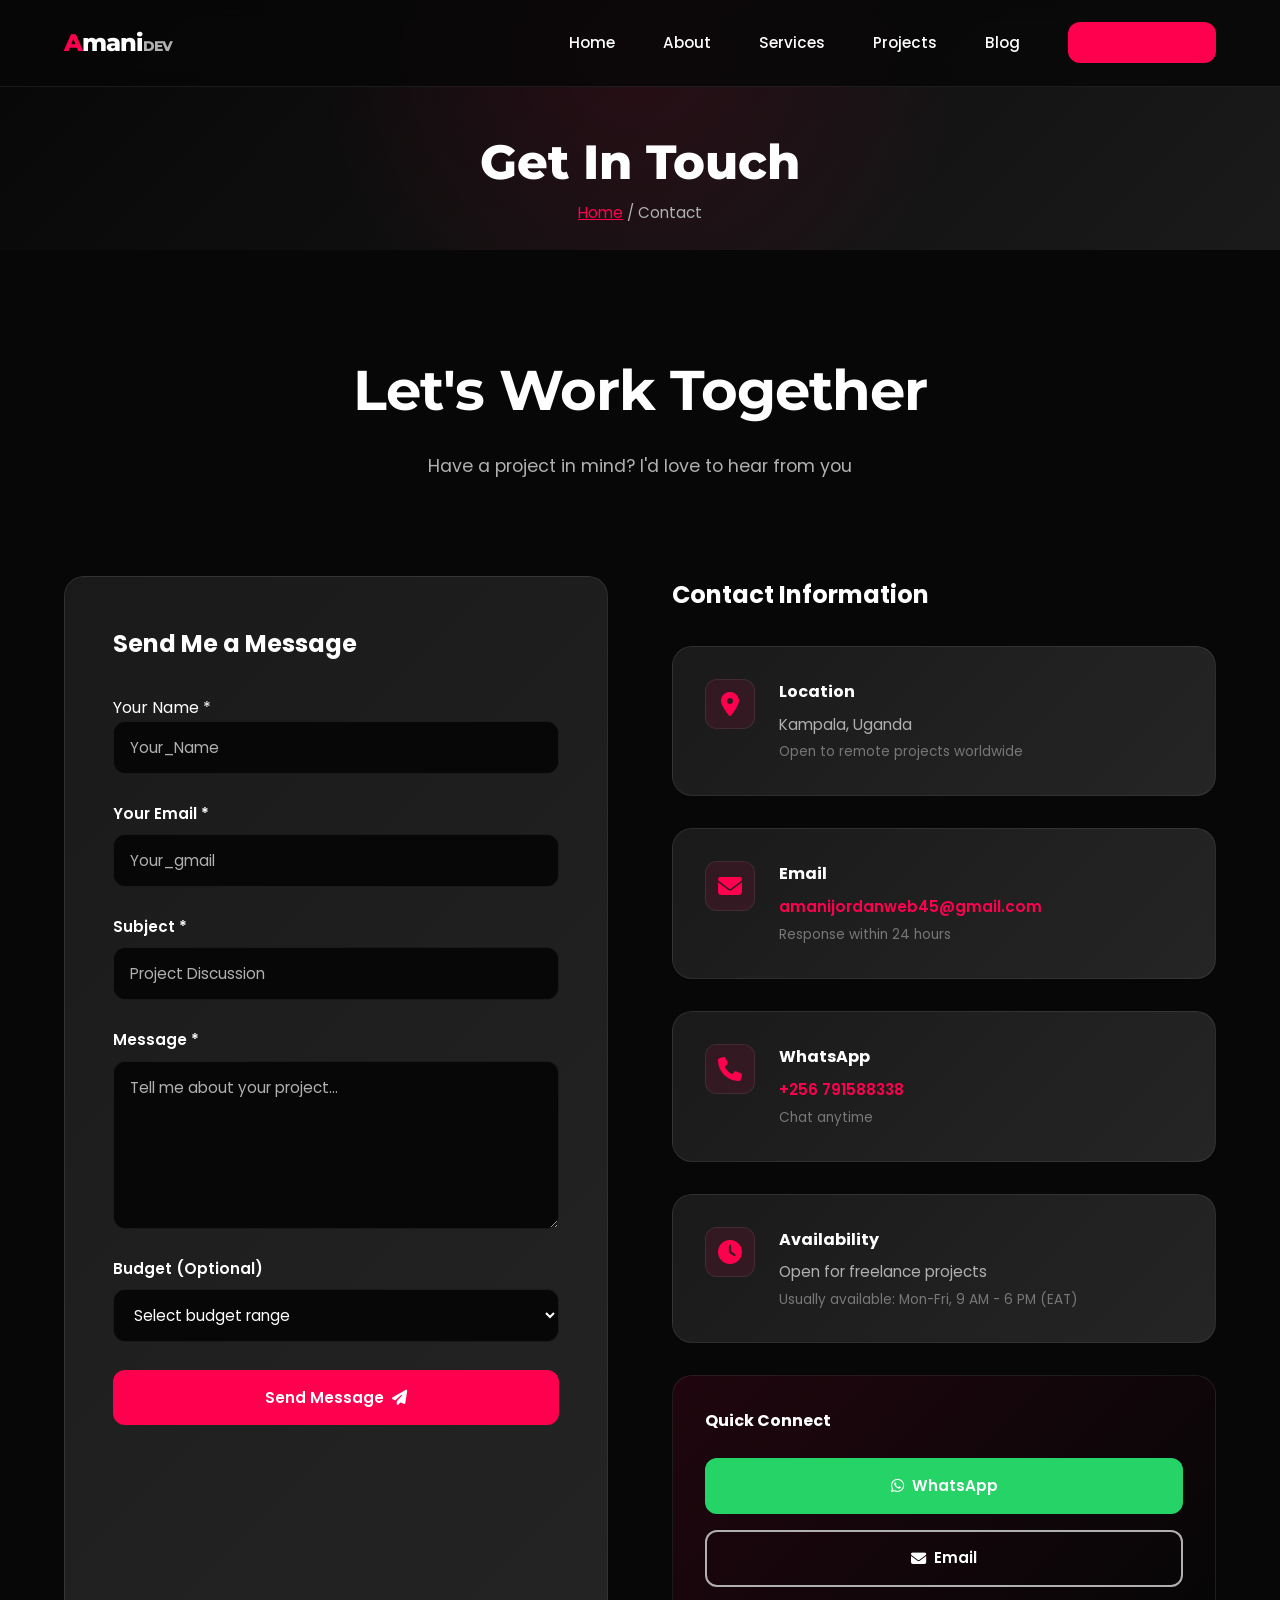
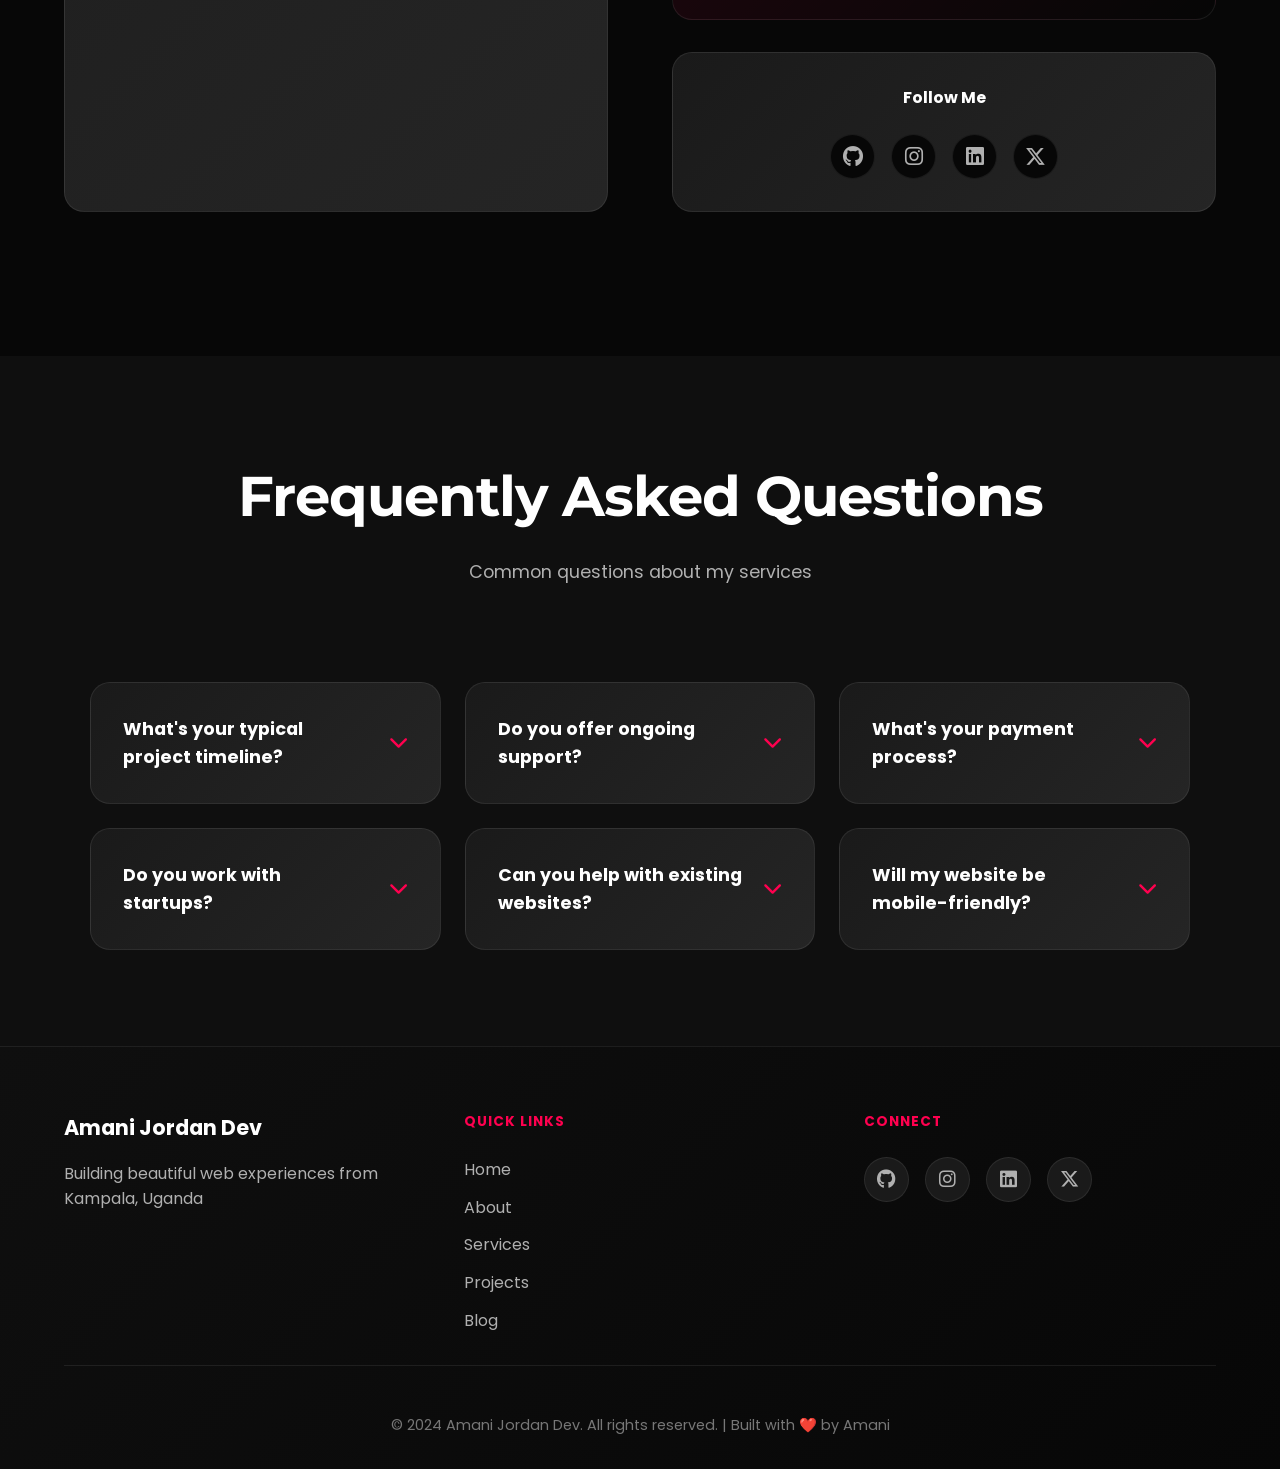
<file: contact.html>
<!DOCTYPE html>
<html lang="en">
<head>
    <meta charset="UTF-8">
    <meta name="viewport" content="width=device-width, initial-scale=1.0">
    <meta name="description" content="Contact Amani Jordan Dev - Get in touch for web development projects">
    <title>Contact | Amani Jordan Dev</title>
    <link rel="stylesheet" href="         style.css">
    <link rel="stylesheet" href="https://cdnjs.cloudflare.com/ajax/libs/font-awesome/6.5.2/css/all.min.css">
    <link href="https://fonts.googleapis.com/css2?family=Poppins:wght@300;400;500;600;700;800&family=Montserrat:wght@400;500;600;700;800&display=swap" rel="stylesheet">
</head>
<body>

<!-- ================= NAVIGATION ================= -->
<nav class="navbar">
    <div class="container">
        <div class="nav-wrapper">
            <a href="index.html" class="logo">
                <span class="logo-letter">A</span>mani<span class="logo-dev">DEV</span>
            </a>

            <button class="menu-toggle" id="menuToggle" aria-label="Toggle menu">
                <span></span>
                <span></span>
                <span></span>
            </button>

            <ul class="nav-menu" id="navMenu">
                <li><a href="index.html" class="nav-link">Home</a></li>
                <li><a href="about.html" class="nav-link">About</a></li>
                <li><a href="services.html" class="nav-link">Services</a></li>
                <li><a href="projects.html" class="nav-link">Projects</a></li>
                <li><a href="blog.html" class="nav-link active">Blog</a></li>
                <li><a href="contact.html" class="nav-link active cta-link">Get In Touch</a></li>
            </ul>
        </div>
    </div>
</nav>

<!-- ================= PAGE HEADER ================= -->
<section class="page-header">
    <div class="container">
        <h1 class="page-title">Get In Touch</h1>
        <p class="page-breadcrumb"><a href="index.html">Home</a> / Contact</p>
    </div>
</section>

<!-- ================= CONTACT SECTION ================= -->
<section class="contact-section">
    <div class="container">
        <div class="section-header">
            <h2 class="section-title">Let's Work Together</h2>
            <p class="section-subtitle">Have a project in mind? I'd love to hear from you</p>
        </div>

        <div class="contact-wrapper">
            <!-- Contact Form -->
            <div class="contact-form fade-in-left">
                <h3>Send Me a Message</h3>
                <form id="contactForm">
                    <div class="form-group
                        <label for="name">Your Name *</label>
                        <input type="text" id="name" name="name" placeholder="Your_Name" required>
                    </div>

                    <div class="form-group">
                        <label for="email">Your Email *</label>
                        <input type="email" id="email" name="email" placeholder="Your_gmail"required>
                    </div>

                    <div class="form-group">
                        <label for="subject">Subject *</label>
                        <input type="text" id="subject" name="subject" placeholder="Project Discussion" required>
                    </div>

                    <div class="form-group">
                        <label for="message">Message *</label>
                        <textarea id="message" name="message" placeholder="Tell me about your project..." rows="6" required></textarea>
                    </div>

                    <div class="form-group">
                        <label for="budget">Budget (Optional)</label>
                        <select id="budget" name="budget">
                            <option value="">Select budget range</option>
                            <option value="under-300">Under $300</option>
                            <option value="300-500">$300 - $500</option>
                            <option value="500-1000">$500 - $1000</option>
                            <option value="1000">$1000+</option>
                        </select>
                    </div>

                    <button type="submit" class="btn btn-primary btn-submit">
                        Send Message
                        <i class="fas fa-paper-plane"></i>
                    </button>
                </form>
            </div>

            <!-- Contact Info -->
            <div class="contact-info fade-in-right">
                <h3>Contact Information</h3>

                <div class="info-card">
                    <div class="info-icon">
                        <i class="fas fa-map-marker-alt"></i>
                    </div>
                    <div class="info-content">
                        <h4>Location</h4>
                        <p>Kampala, Uganda</p>
                        <small>Open to remote projects worldwide</small>
                    </div>
                </div>

                <div class="info-card">
                    <div class="info-icon">
                        <i class="fas fa-envelope"></i>
                    </div>
                    <div class="info-content">
                        <h4>Email</h4>
                        <a href="mailto:amanijordanweb45gmail.com">amanijordanweb45@gmail.com</a>
                        <small>Response within 24 hours</small>
                    </div>
                </div>

                <div class="info-card">
                    <div class="info-icon">
                        <i class="fas fa-phone"></i>
                    </div>
                    <div class="info-content">
                        <h4>WhatsApp</h4>
                        <a href="https://wa.me/256791588338?text=Hi%20Amani%2C%20I%20have%20a%20project%20for%20you" target="_blank" rel="noopener noreferrer">
                            +256 791588338
                        </a>
                        <small>Chat anytime</small>
                    </div>
                </div>

                <div class="info-card">
                    <div class="info-icon">
                        <i class="fas fa-clock"></i>
                    </div>
                    <div class="info-content">
                        <h4>Availability</h4>
                        <p>Open for freelance projects</p>
                        <small>Usually available: Mon-Fri, 9 AM - 6 PM (EAT)</small>
                    </div>
                </div>

                <!-- Quick Contact Buttons -->
                <div class="quick-contact">
                    <h4>Quick Connect</h4>
                    <a href="https://wa.me/256791588338?text=Hi%20Amani%2C%20I%20have%20a%20project%20for%20you" target="_blank" rel="noopener noreferrer" class="btn btn-whatsapp">
                        <i class="fab fa-whatsapp"></i>
                        WhatsApp
                    </a>
                    <a href="mailto:amanijordandev@gmail.com" class="btn btn-email">
                        <i class="fas fa-envelope"></i>
                        Email
                    </a>
                </div>

                <!-- Social Links -->
                <div class="social-connect">
                    <h4>Follow Me</h4>
                    <div class="social-links-contact">
                        <a href="https://github.com/AmaniJordanDev" target="_blank" title="GitHub">
                            <i class="fab fa-github"></i>
                        </a>
                        <a href="https://www.instagram.com/amani_jordan_dev/" target="_blank" title="Instagram">
                            <i class="fab fa-instagram"></i>
                        </a>
                        <a href="https://www.linkedin.com/in/amani-jordan-b92b26360/" target="_blank" title="LinkedIn">
                            <i class="fab fa-linkedin"></i>
                        </a>
                        <a href="https://x.com/AmaniJordanDev" target="_blank" title="X">
                            <i class="fab fa-x-twitter"></i>
                        </a>
                    </div>
                </div>
            </div>
        </div>

        <!-- Success Message -->
        <div id="successMessage" class="success-message" style="display: none;">
            <i class="fas fa-check-circle"></i>
            <h4>Thank You!</h4>
            <p>Your message has been sent successfully. I'll get back to you soon!</p>
            <button onclick="closeSuccess()" class="close-btn">Close</button>
        </div>
    </div>
</section>

<!-- ================= FAQ SECTION ================= -->
<section class="faq-section">
    <div class="container">
        <div class="section-header">
            <h2 class="section-title">Frequently Asked Questions</h2>
            <p class="section-subtitle">Common questions about my services</p>
        </div>

        <div class="faq-grid">
            <div class="faq-card fade-in-up">
                <div class="faq-question">
                    <h4>What's your typical project timeline?</h4>
                    <span class="faq-icon"><i class="fas fa-chevron-down"></i></span>
                </div>
                <div class="faq-answer">
                    <p>Project timelines vary based on complexity. Typically, a basic website takes 1-2 weeks, 
                    while more complex projects may take 3-6 weeks or longer. I'll provide a detailed timeline during our initial consultation.</p>
                </div>
            </div>

            <div class="faq-card fade-in-up">
                <div class="faq-question">
                    <h4>Do you offer ongoing support?</h4>
                    <span class="faq-icon"><i class="fas fa-chevron-down"></i></span>
                </div>
                <div class="faq-answer">
                    <p>Yes! I offer various support packages depending on your needs. From 30 days of free support 
                    included in projects to ongoing maintenance plans, I'm here to help after launch.</p>
                </div>
            </div>

            <div class="faq-card fade-in-up">
                <div class="faq-question">
                    <h4>What's your payment process?</h4>
                    <span class="faq-icon"><i class="fas fa-chevron-down"></i></span>
                </div>
                <div class="faq-answer">
                    <p>I typically require a 50% deposit to start the project, with the remaining balance due upon completion. 
                    We can discuss payment terms that work best for your situation.</p>
                </div>
            </div>

            <div class="faq-card fade-in-up">
                <div class="faq-question">
                    <h4>Do you work with startups?</h4>
                    <span class="faq-icon"><i class="fas fa-chevron-down"></i></span>
                </div>
                <div class="faq-answer">
                    <p>Absolutely! I love working with startups and have flexible pricing options. Let's discuss your 
                    vision and budget to create something amazing together.</p>
                </div>
            </div>

            <div class="faq-card fade-in-up">
                <div class="faq-question">
                    <h4>Can you help with existing websites?</h4>
                    <span class="faq-icon"><i class="fas fa-chevron-down"></i></span>
                </div>
                <div class="faq-answer">
                    <p>Yes! I can redesign, rebuild, or improve existing websites. Whether it's a complete overhaul or 
                    specific updates, I'll help bring your vision to life.</p>
                </div>
            </div>

            <div class="faq-card fade-in-up">
                <div class="faq-question">
                    <h4>Will my website be mobile-friendly?</h4>
                    <span class="faq-icon"><i class="fas fa-chevron-down"></i></span>
                </div>
                <div class="faq-answer">
                    <p>Of course! Every website I build is fully responsive and mobile-optimized. Your site will look 
                    and function beautifully on all devices.</p>
                </div>
            </div>
        </div>
    </div>
</section>

<!-- ================= FOOTER ================= -->
<footer class="footer">
    <div class="container">
        <div class="footer-content">
            <div class="footer-section">
                <h3>Amani Jordan Dev</h3>
                <p>Building beautiful web experiences from Kampala, Uganda</p>
            </div>

            <div class="footer-section">
                <h4>Quick Links</h4>
                <ul>
                    <li><a href="index.html">Home</a></li>
                    <li><a href="about.html">About</a></li>
                    <li><a href="services.html">Services</a></li>
                    <li><a href="projects.html">Projects</a></li>
                    <li><a href="blog.html">Blog</a></li>
                </ul>
            </div>

            <div class="footer-section">
                <h4>Connect</h4>
                <div class="social-links">
                    <a href="https://github.com/AmaniJordanDev" target="_blank" aria-label="GitHub">
                        <i class="fab fa-github"></i>
                    </a>
                    <a href="https://www.instagram.com/amani_jordan_dev/" target="_blank" aria-label="Instagram">
                        <i class="fab fa-instagram"></i>
                    </a>
                    <a href="https://www.linkedin.com/in/amani-jordan-b92b26360/" target="_blank" aria-label="LinkedIn">
                        <i class="fab fa-linkedin"></i>
                    </a>
                    <a href="https://x.com/AmaniJordanDev" target="_blank" aria-label="X">
                        <i class="fab fa-x-twitter"></i>
                    </a>
                </div>
            </div>
        </div>

        <div class="footer-bottom">
            <p>&copy; 2024 Amani Jordan Dev. All rights reserved. | Built with <span class="heart">❤️</span> by Amani</p>
        </div>
    </div>
</footer>

<script src="script.js"></script>
</body>
</html>
</file>
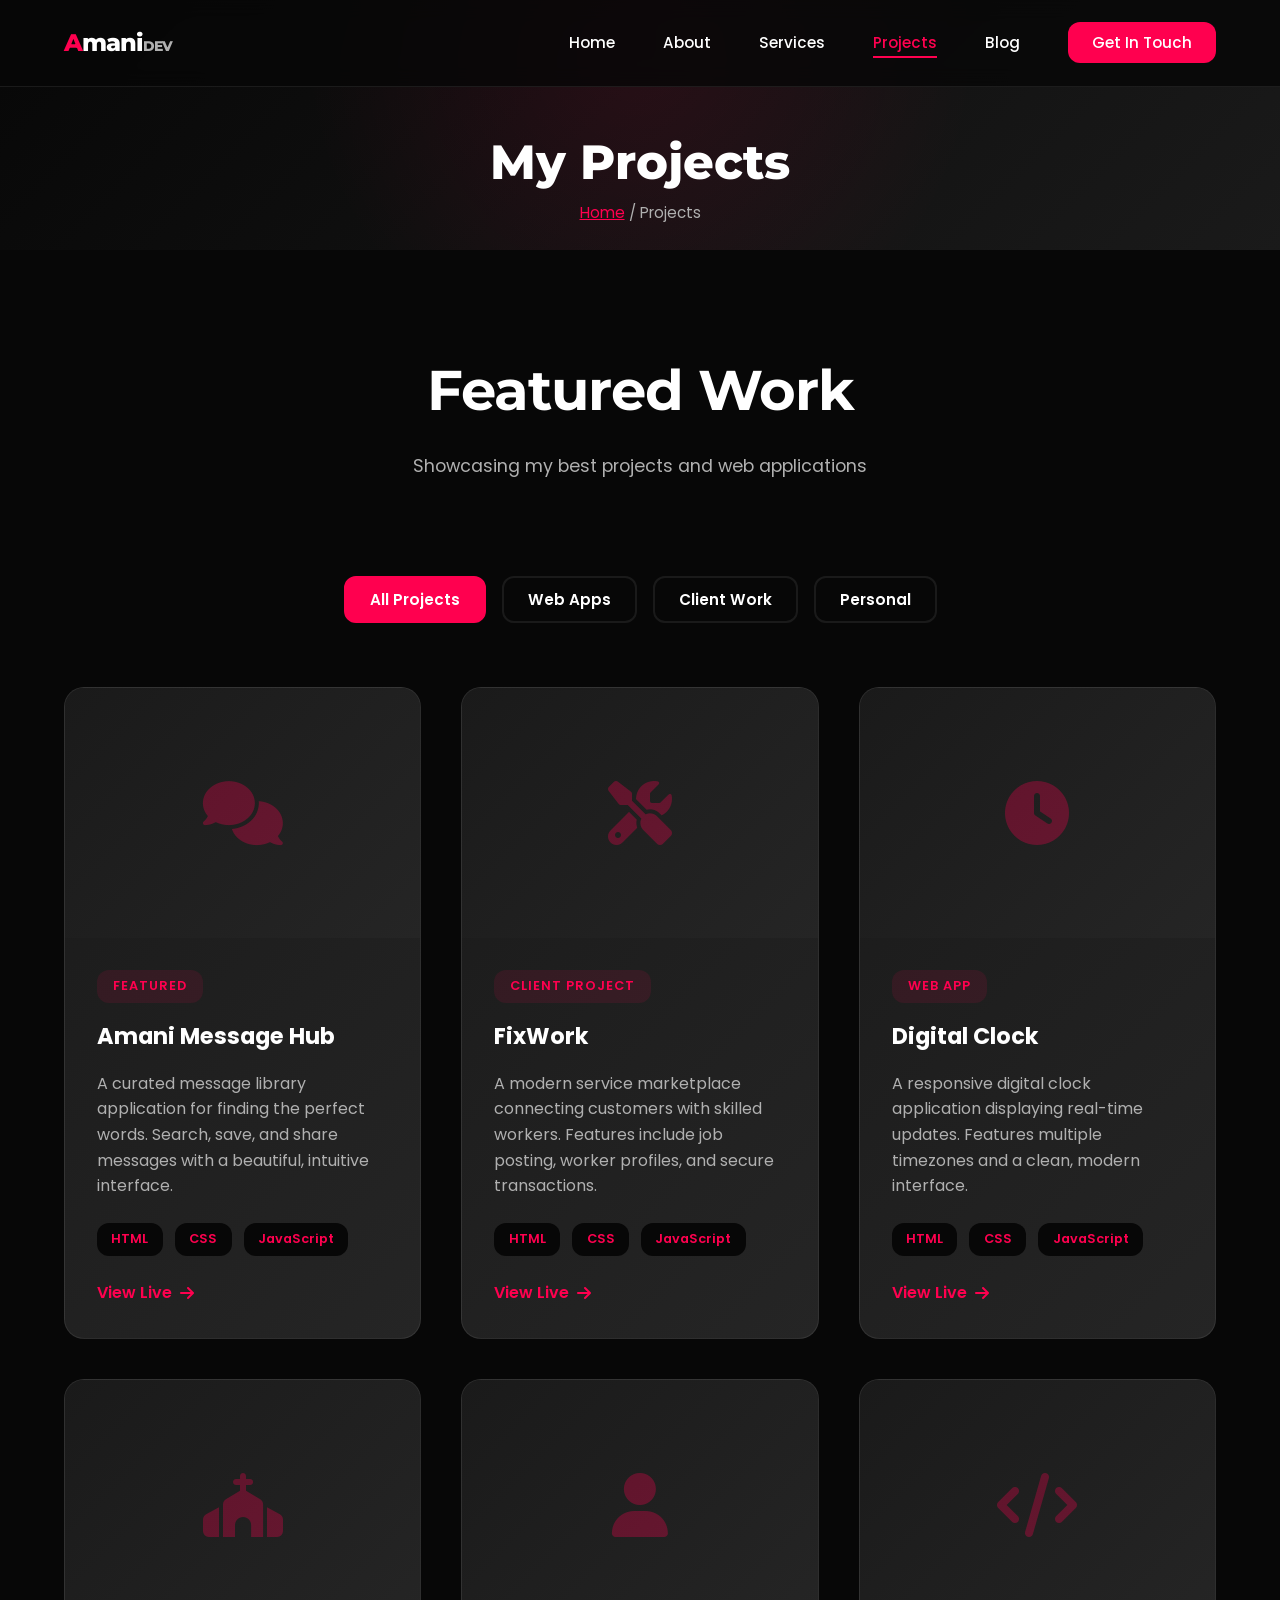
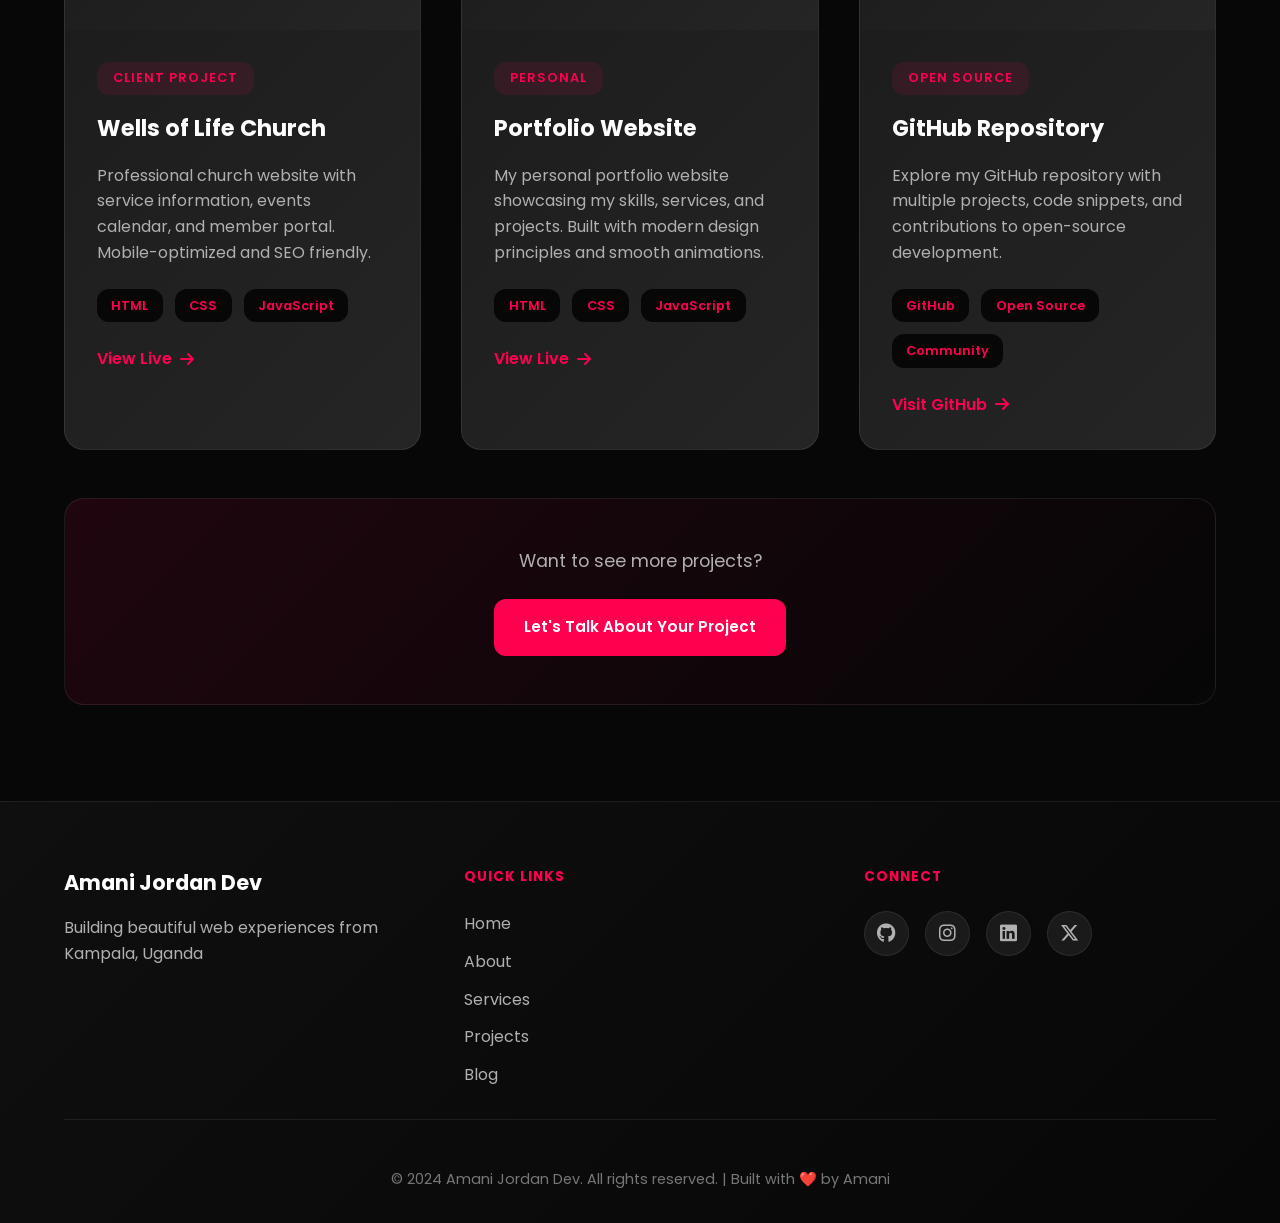
<file: projects.html>
<!DOCTYPE html>
<html lang="en">
<head>
    <meta charset="UTF-8">
    <meta name="viewport" content="width=device-width, initial-scale=1.0">
    <meta name="description" content="My portfolio projects - Web applications and websites built by Amani Jordan Dev">
    <title>Projects | Amani Jordan Dev</title>
    <link rel="stylesheet" href="style.css">
    <link rel="stylesheet" href="https://cdnjs.cloudflare.com/ajax/libs/font-awesome/6.5.2/css/all.min.css">
    <link href="https://fonts.googleapis.com/css2?family=Poppins:wght@300;400;500;600;700;800&family=Montserrat:wght@400;500;600;700;800&display=swap" rel="stylesheet">
</head>
<body>

<!-- ================= NAVIGATION ================= -->
<nav class="navbar">
    <div class="container">
        <div class="nav-wrapper">
            <a href="index.html" class="logo">
                <span class="logo-letter">A</span>mani<span class="logo-dev">DEV</span>
            </a>

            <button class="menu-toggle" id="menuToggle" aria-label="Toggle menu">
                <span></span>
                <span></span>
                <span></span>
            </button>

            <ul class="nav-menu" id="navMenu">
                <li><a href="index.html" class="nav-link">Home</a></li>
                <li><a href="about.html" class="nav-link">About</a></li>
                <li><a href="services.html" class="nav-link">Services</a></li>
                <li><a href="projects.html" class="nav-link active">Projects</a></li>
                <li><a href="blog.html" class="nav-link active">Blog</a></li>
                <li><a href="contact.html" class="nav-link cta-link">Get In Touch</a></li>
            </ul>
        </div>
    </div>
</nav>

<!-- ================= PAGE HEADER ================= -->
<section class="page-header">
    <div class="container">
        <h1 class="page-title">My Projects</h1>
        <p class="page-breadcrumb"><a href="index.html">Home</a> / Projects</p>
    </div>
</section>

<!-- ================= PROJECTS SECTION ================= -->
<section class="projects-section">
    <div class="container">
        <div class="section-header">
            <h2 class="section-title">Featured Work</h2>
            <p class="section-subtitle">Showcasing my best projects and web applications</p>
        </div>

        <!-- Filter buttons -->
        <div class="project-filters fade-in-up">
            <button class="filter-btn active" data-filter="all">All Projects</button>
            <button class="filter-btn" data-filter="web">Web Apps</button>
            <button class="filter-btn" data-filter="client">Client Work</button>
            <button class="filter-btn" data-filter="personal">Personal</button>
        </div>

        <div class="projects-grid">
            <!-- PROJECT 1 -->
            <div class="project-card fade-in-up" data-category="web">
                <div class="project-image">
                    <div class="project-placeholder">
                        <i class="fas fa-comments"></i>
                    </div>
                    <div class="project-overlay">
                        <a href="https://amani-message-hub.vercel.app/" target="_blank" class="project-link">
                            <i class="fas fa-arrow-up-right"></i>
                        </a>
                    </div>
                </div>
                <div class="project-content">
                    <div class="project-label">Featured</div>
                    <h3 class="project-title">Amani Message Hub</h3>
                    <p class="project-description">
                        A curated message library application for finding the perfect words. 
                        Search, save, and share messages with a beautiful, intuitive interface.
                    </p>
                    <div class="project-tags">
                        <span>HTML</span>
                        <span>CSS</span>
                        <span>JavaScript</span>
                    </div>
                    <a href="https://amani-message-hub.vercel.app/" target="_blank" class="view-project">
                        View Live <i class="fas fa-arrow-right"></i>
                    </a>
                </div>
            </div>

            <!-- PROJECT 2 -->
            <div class="project-card fade-in-up" data-category="client">
                <div class="project-image">
                    <div class="project-placeholder">
                        <i class="fas fa-tools"></i>
                    </div>
                    <div class="project-overlay">
                        <a href="https://fix-worker.vercel.app/" target="_blank" class="project-link">
                            <i class="fas fa-arrow-up-right"></i>
                        </a>
                    </div>
                </div>
                <div class="project-content">
                    <div class="project-label">Client Project</div>
                    <h3 class="project-title">FixWork</h3>
                    <p class="project-description">
                        A modern service marketplace connecting customers with skilled workers. 
                        Features include job posting, worker profiles, and secure transactions.
                    </p>
                    <div class="project-tags">
                        <span>HTML</span>
                        <span>CSS</span>
                        <span>JavaScript</span>
                    </div>
                    <a href="https://fix-worker.vercel.app/" target="_blank" class="view-project">
                        View Live <i class="fas fa-arrow-right"></i>
                    </a>
                </div>
            </div>

            <!-- PROJECT 3 -->
            <div class="project-card fade-in-up" data-category="web">
                <div class="project-image">
                    <div class="project-placeholder">
                        <i class="fas fa-clock"></i>
                    </div>
                    <div class="project-overlay">
                        <a href="https://clock-watch-by-jordan.vercel.app/" target="_blank" class="project-link">
                            <i class="fas fa-arrow-up-right"></i>
                        </a>
                    </div>
                </div>
                <div class="project-content">
                    <div class="project-label">Web App</div>
                    <h3 class="project-title">Digital Clock</h3>
                    <p class="project-description">
                        A responsive digital clock application displaying real-time updates. 
                        Features multiple timezones and a clean, modern interface.
                    </p>
                    <div class="project-tags">
                        <span>HTML</span>
                        <span>CSS</span>
                        <span>JavaScript</span>
                    </div>
                    <a href="https://clock-watch-by-jordan.vercel.app/" target="_blank" class="view-project">
                        View Live <i class="fas fa-arrow-right"></i>
                    </a>
                </div>
            </div>

            <!-- PROJECT 4 -->
            <div class="project-card fade-in-up" data-category="client">
                <div class="project-image">
                    <div class="project-placeholder">
                        <i class="fas fa-church"></i>
                    </div>
                    <div class="project-overlay">
                        <a href="#" class="project-link">
                            <i class="fas fa-arrow-up-right"></i>
                        </a>
                    </div>
                </div>
                <div class="project-content">
                    <div class="project-label">Client Project</div>
                    <h3 class="project-title">Wells of Life Church</h3>
                    <p class="project-description">
                        Professional church website with service information, events calendar, 
                        and member portal. Mobile-optimized and SEO friendly.
                    </p>
                    <div class="project-tags">
                        <span>HTML</span>
                        <span>CSS</span>
                        <span>JavaScript</span>
                    </div>
                    <a href="https://wells-of-life-pneume-church.netlify.app/" target="_blank" class="view-project">
                        View Live <i class="fas fa-arrow-right"></i>
                    </a>
                </div>
            </div>

            <!-- PROJECT 5 -->
            <div class="project-card fade-in-up" data-category="personal">
                <div class="project-image">
                    <div class="project-placeholder">
                        <i class="fas fa-user"></i>
                    </div>
                    <div class="project-overlay">
                        <a href="index.html" class="project-link">
                            <i class="fas fa-arrow-up-right"></i>
                        </a>
                    </div>
                </div>
                <div class="project-content">
                    <div class="project-label">Personal</div>
                    <h3 class="project-title">Portfolio Website</h3>
                    <p class="project-description">
                        My personal portfolio website showcasing my skills, services, and projects. 
                        Built with modern design principles and smooth animations.
                    </p>
                    <div class="project-tags">
                        <span>HTML</span>
                        <span>CSS</span>
                        <span>JavaScript</span>
                    </div>
                    <a href="index.html" class="view-project">
                        View Live <i class="fas fa-arrow-right"></i>
                    </a>
                </div>
            </div>

            <!-- PROJECT 6 -->
            <div class="project-card fade-in-up" data-category="web">
                <div class="project-image">
                    <div class="project-placeholder">
                        <i class="fas fa-code"></i>
                    </div>
                    <div class="project-overlay">
                        <a href="https://github.com/AmaniJordanDev" target="_blank" class="project-link">
                            <i class="fas fa-arrow-up-right"></i>
                        </a>
                    </div>
                </div>
                <div class="project-content">
                    <div class="project-label">Open Source</div>
                    <h3 class="project-title">GitHub Repository</h3>
                    <p class="project-description">
                        Explore my GitHub repository with multiple projects, code snippets, 
                        and contributions to open-source development.
                    </p>
                    <div class="project-tags">
                        <span>GitHub</span>
                        <span>Open Source</span>
                        <span>Community</span>
                    </div>
                    <a href="https://github.com/AmaniJordanDev" target="_blank" class="view-project">
                        Visit GitHub <i class="fas fa-arrow-right"></i>
                    </a>
                </div>
            </div>
        </div>

        <div class="more-projects">
            <p>Want to see more projects?</p>
            <a href="contact.html" class="btn btn-primary">
                Let's Talk About Your Project
            </a>
        </div>
    </div>
</section>

<!-- ================= FOOTER ================= -->
<footer class="footer">
    <div class="container">
        <div class="footer-content">
            <div class="footer-section">
                <h3>Amani Jordan Dev</h3>
                <p>Building beautiful web experiences from Kampala, Uganda</p>
            </div>

            <div class="footer-section">
                <h4>Quick Links</h4>
                <ul>
                    <li><a href="index.html">Home</a></li>
                    <li><a href="about.html">About</a></li>
                    <li><a href="services.html">Services</a></li>
                    <li><a href="projects.html">Projects</a></li>
                    <li><a href="blog.html">Blog</a></li>
                </ul>
            </div>

            <div class="footer-section">
                <h4>Connect</h4>
                <div class="social-links">
                    <a href="https://github.com/AmaniJordanDev" target="_blank" aria-label="GitHub">
                        <i class="fab fa-github"></i>
                    </a>
                    <a href="https://www.instagram.com/amani_jordan_dev/" target="_blank" aria-label="Instagram">
                        <i class="fab fa-instagram"></i>
                    </a>
                    <a href="https://www.linkedin.com/in/amani-jordan-b92b26360/" target="_blank" aria-label="LinkedIn">
                        <i class="fab fa-linkedin"></i>
                    </a>
                    <a href="https://x.com/AmaniJordanDev" target="_blank" aria-label="X">
                        <i class="fab fa-x-twitter"></i>
                    </a>
                </div>
            </div>
        </div>

        <div class="footer-bottom">
            <p>&copy; 2024 Amani Jordan Dev. All rights reserved. | Built with <span class="heart">❤️</span> by Amani</p>
        </div>
    </div>
</footer>

<script src="script.js"></script>
</body>
</html>
</file>
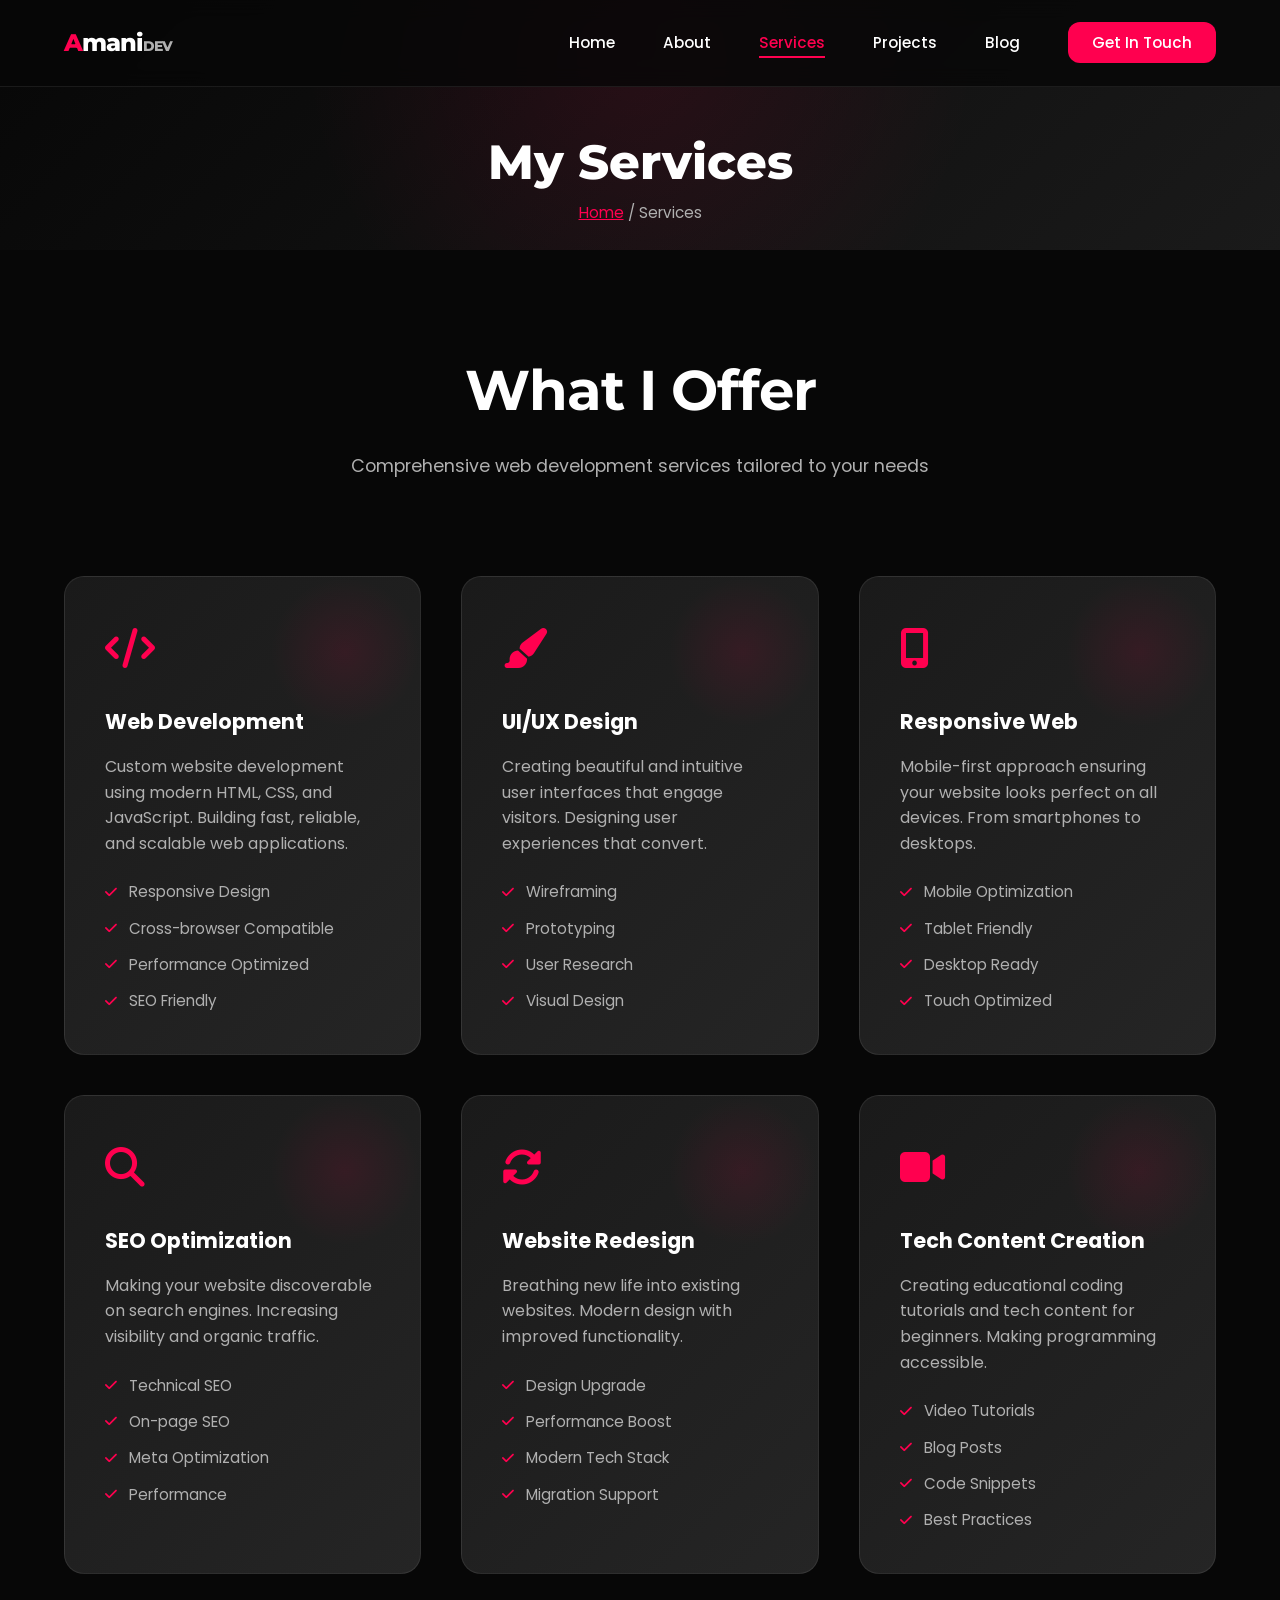
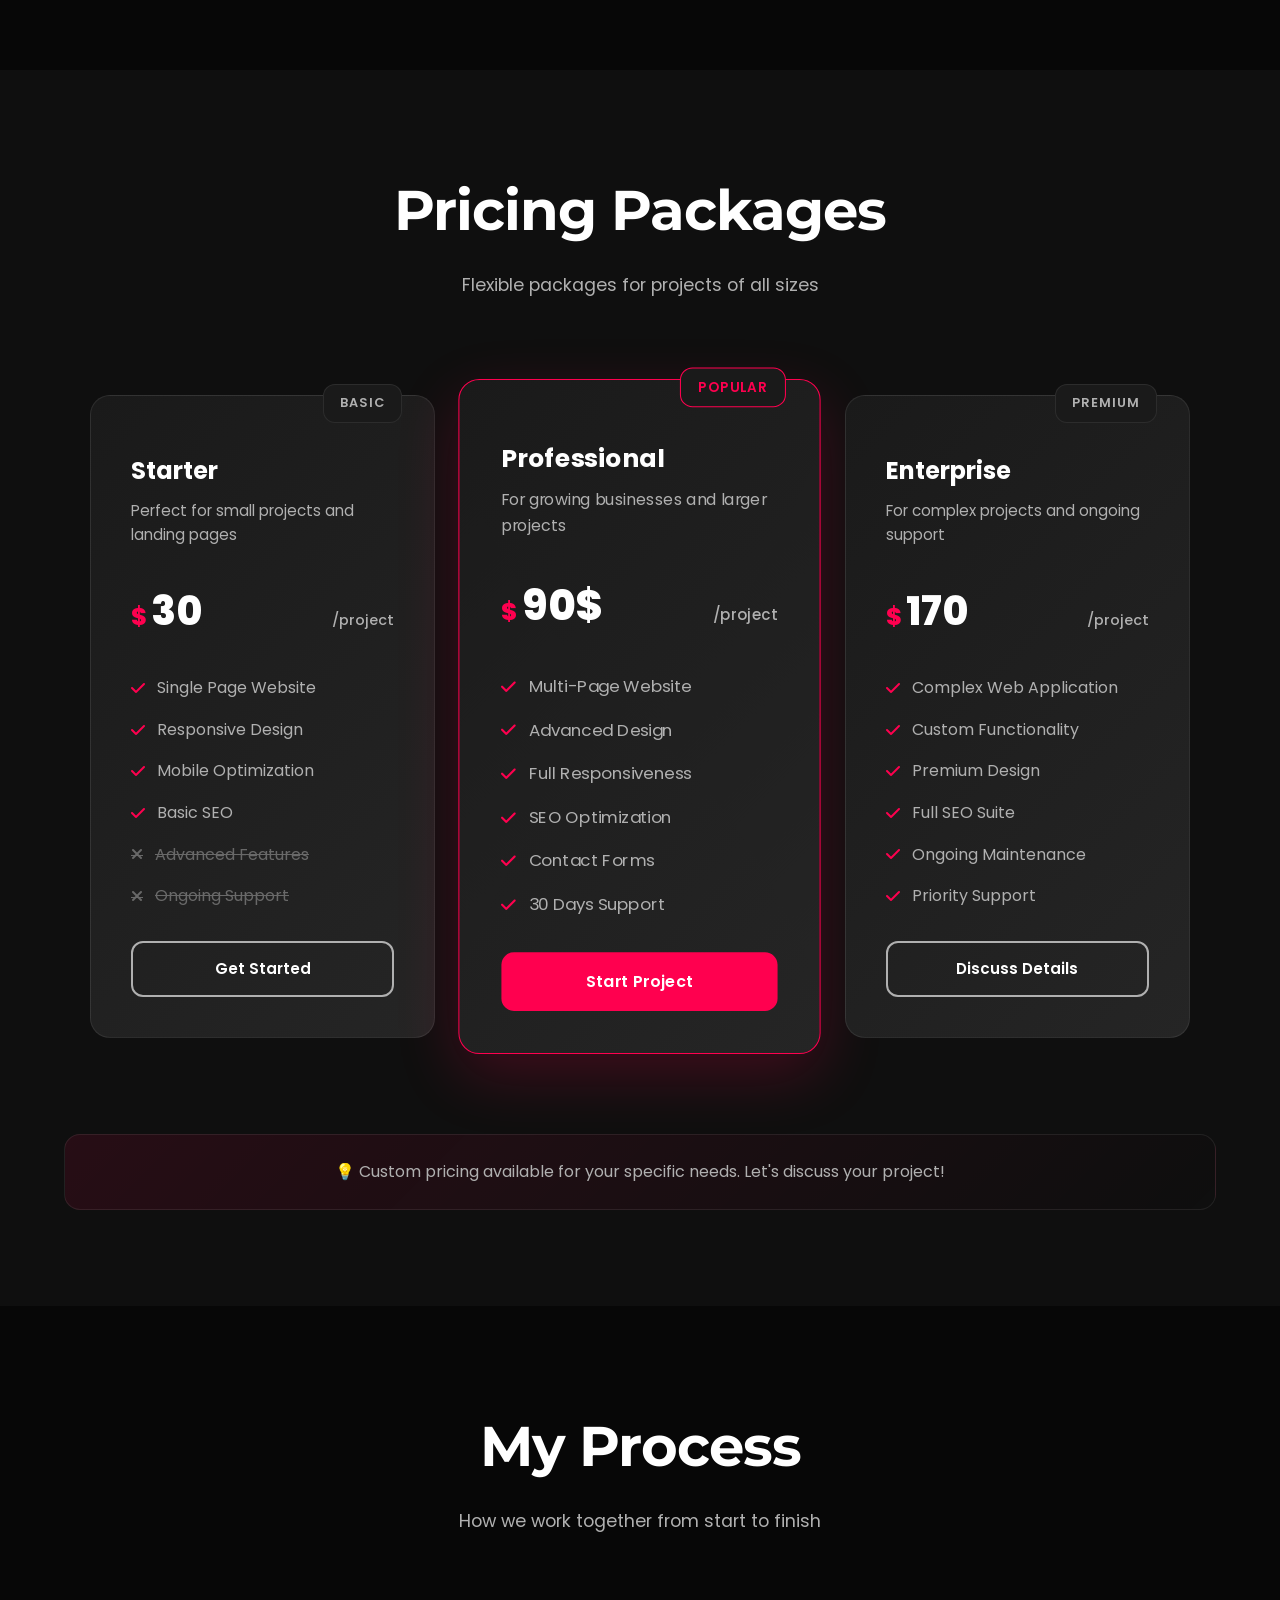
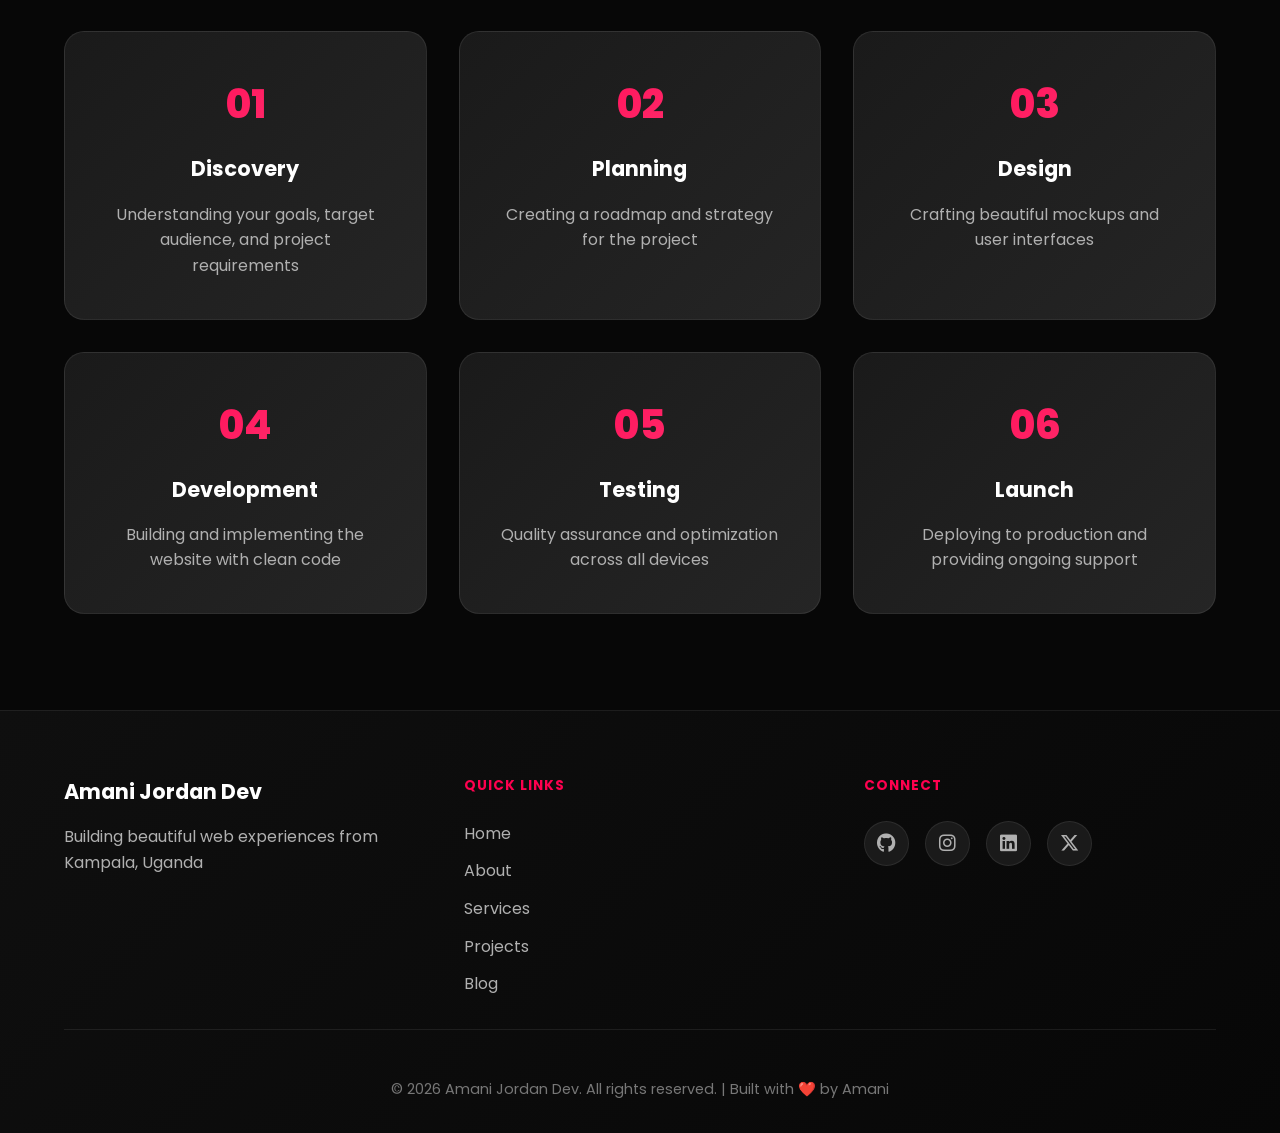
<file: services.html>
<!DOCTYPE html>
<html lang="en">
<head>
    <meta charset="UTF-8">
    <meta name="viewport" content="width=device-width, initial-scale=1.0">
    <meta name="description" content="Services offered by Amani Jordan Dev - Web Development, UI/UX Design, and More">
    <title>Services | Amani Jordan Dev</title>
    <link rel="stylesheet" href="style.css">
    <link rel="stylesheet" href="https://cdnjs.cloudflare.com/ajax/libs/font-awesome/6.5.2/css/all.min.css">
    <link href="https://fonts.googleapis.com/css2?family=Poppins:wght@300;400;500;600;700;800&family=Montserrat:wght@400;500;600;700;800&display=swap" rel="stylesheet">
</head>
<body>

<!-- ================= NAVIGATION ================= -->
<nav class="navbar">
    <div class="container">
        <div class="nav-wrapper">
            <a href="index.html" class="logo">
                <span class="logo-letter">A</span>mani<span class="logo-dev">DEV</span>
            </a>

            <button class="menu-toggle" id="menuToggle" aria-label="Toggle menu">
                <span></span>
                <span></span>
                <span></span>
            </button>

            <ul class="nav-menu" id="navMenu">
                <li><a href="index.html" class="nav-link">Home</a></li>
                <li><a href="about.html" class="nav-link">About</a></li>
                <li><a href="services.html" class="nav-link active">Services</a></li>
                <li><a href="projects.html" class="nav-link">Projects</a></li>
                <li><a href="blog.html" class="nav-link">Blog</a></li>
                <li><a href="contact.html" class="nav-link cta-link">Get In Touch</a></li>
            </ul>
        </div>
    </div>
</nav>

<!-- ================= PAGE HEADER ================= -->
<section class="page-header">
    <div class="container">
        <h1 class="page-title">My Services</h1>
        <p class="page-breadcrumb"><a href="index.html">Home</a> / Services</p>
    </div>
</section>

<!-- ================= SERVICES SECTION ================= -->
<section class="services-section">
    <div class="container">
        <div class="section-header">
            <h2 class="section-title">What I Offer</h2>
            <p class="section-subtitle">Comprehensive web development services tailored to your needs</p>
        </div>

        <div class="services-grid">
            <div class="service-card fade-in-up">
                <div class="service-icon">
                    <i class="fas fa-code"></i>
                </div>
                <h3>Web Development</h3>
                <p class="service-description">
                    Custom website development using modern HTML, CSS, and JavaScript. 
                    Building fast, reliable, and scalable web applications.
                </p>
                <ul class="service-features">
                    <li><i class="fas fa-check"></i> Responsive Design</li>
                    <li><i class="fas fa-check"></i> Cross-browser Compatible</li>
                    <li><i class="fas fa-check"></i> Performance Optimized</li>
                    <li><i class="fas fa-check"></i> SEO Friendly</li>
                </ul>
            </div>

            <div class="service-card fade-in-up">
                <div class="service-icon">
                    <i class="fas fa-paint-brush"></i>
                </div>
                <h3>UI/UX Design</h3>
                <p class="service-description">
                    Creating beautiful and intuitive user interfaces that engage visitors. 
                    Designing user experiences that convert.
                </p>
                <ul class="service-features">
                    <li><i class="fas fa-check"></i> Wireframing</li>
                    <li><i class="fas fa-check"></i> Prototyping</li>
                    <li><i class="fas fa-check"></i> User Research</li>
                    <li><i class="fas fa-check"></i> Visual Design</li>
                </ul>
            </div>

            <div class="service-card fade-in-up">
                <div class="service-icon">
                    <i class="fas fa-mobile-alt"></i>
                </div>
                <h3>Responsive Web</h3>
                <p class="service-description">
                    Mobile-first approach ensuring your website looks perfect on all devices. 
                    From smartphones to desktops.
                </p>
                <ul class="service-features">
                    <li><i class="fas fa-check"></i> Mobile Optimization</li>
                    <li><i class="fas fa-check"></i> Tablet Friendly</li>
                    <li><i class="fas fa-check"></i> Desktop Ready</li>
                    <li><i class="fas fa-check"></i> Touch Optimized</li>
                </ul>
            </div>

            <div class="service-card fade-in-up">
                <div class="service-icon">
                    <i class="fas fa-search"></i>
                </div>
                <h3>SEO Optimization</h3>
                <p class="service-description">
                    Making your website discoverable on search engines. 
                    Increasing visibility and organic traffic.
                </p>
                <ul class="service-features">
                    <li><i class="fas fa-check"></i> Technical SEO</li>
                    <li><i class="fas fa-check"></i> On-page SEO</li>
                    <li><i class="fas fa-check"></i> Meta Optimization</li>
                    <li><i class="fas fa-check"></i> Performance</li>
                </ul>
            </div>

            <div class="service-card fade-in-up">
                <div class="service-icon">
                    <i class="fas fa-sync-alt"></i>
                </div>
                <h3>Website Redesign</h3>
                <p class="service-description">
                    Breathing new life into existing websites. 
                    Modern design with improved functionality.
                </p>
                <ul class="service-features">
                    <li><i class="fas fa-check"></i> Design Upgrade</li>
                    <li><i class="fas fa-check"></i> Performance Boost</li>
                    <li><i class="fas fa-check"></i> Modern Tech Stack</li>
                    <li><i class="fas fa-check"></i> Migration Support</li>
                </ul>
            </div>

            <div class="service-card fade-in-up">
                <div class="service-icon">
                    <i class="fas fa-video"></i>
                </div>
                <h3>Tech Content Creation</h3>
                <p class="service-description">
                    Creating educational coding tutorials and tech content for beginners. 
                    Making programming accessible.
                </p>
                <ul class="service-features">
                    <li><i class="fas fa-check"></i> Video Tutorials</li>
                    <li><i class="fas fa-check"></i> Blog Posts</li>
                    <li><i class="fas fa-check"></i> Code Snippets</li>
                    <li><i class="fas fa-check"></i> Best Practices</li>
                </ul>
            </div>
        </div>
    </div>
</section>

<!-- ================= PRICING SECTION ================= -->
<section class="pricing-section">
    <div class="container">
        <div class="section-header">
            <h2 class="section-title">Pricing Packages</h2>
            <p class="section-subtitle">Flexible packages for projects of all sizes</p>
        </div>

        <div class="pricing-grid">
            <div class="pricing-card fade-in-up">
                <div class="pricing-badge">Basic</div>
                <h3>Starter</h3>
                <p class="pricing-description">Perfect for small projects and landing pages</p>
                
                <div class="price">
                    <span class="currency">$</span>
                    <span class="amount">30</span>
                    <span class="period">/project</span>
                </div>

                <ul class="pricing-features">
                    <li><i class="fas fa-check"></i> Single Page Website</li>
                    <li><i class="fas fa-check"></i> Responsive Design</li>
                    <li><i class="fas fa-check"></i> Mobile Optimization</li>
                    <li><i class="fas fa-check"></i> Basic SEO</li>
                    <li class="unavailable"><i class="fas fa-times"></i> Advanced Features</li>
                    <li class="unavailable"><i class="fas fa-times"></i> Ongoing Support</li>
                </ul>

                <a href="contact.html" class="btn btn-secondary">Get Started</a>
            </div>

            <div class="pricing-card featured fade-in-up">
                <div class="pricing-badge featured-badge">Popular</div>
                <h3>Professional</h3>
                <p class="pricing-description">For growing businesses and larger projects</p>
                
                <div class="price">
                    <span class="currency">$</span>
                    <span class="amount">90$</span>
                    <span class="period">/project</span>
                </div>

                <ul class="pricing-features">
                    <li><i class="fas fa-check"></i> Multi-Page Website</li>
                    <li><i class="fas fa-check"></i> Advanced Design</li>
                    <li><i class="fas fa-check"></i> Full Responsiveness</li>
                    <li><i class="fas fa-check"></i> SEO Optimization</li>
                    <li><i class="fas fa-check"></i> Contact Forms</li>
                    <li><i class="fas fa-check"></i> 30 Days Support</li>
                </ul>

                <a href="contact.html" class="btn btn-primary">Start Project</a>
            </div>

            <div class="pricing-card fade-in-up">
                <div class="pricing-badge">Premium</div>
                <h3>Enterprise</h3>
                <p class="pricing-description">For complex projects and ongoing support</p>
                
                <div class="price">
                    <span class="currency">$</span>
                    <span class="amount">170</span>
                    <span class="period">/project</span>
                </div>

                <ul class="pricing-features">
                    <li><i class="fas fa-check"></i> Complex Web Application</li>
                    <li><i class="fas fa-check"></i> Custom Functionality</li>
                    <li><i class="fas fa-check"></i> Premium Design</li>
                    <li><i class="fas fa-check"></i> Full SEO Suite</li>
                    <li><i class="fas fa-check"></i> Ongoing Maintenance</li>
                    <li><i class="fas fa-check"></i> Priority Support</li>
                </ul>

                <a href="contact.html" class="btn btn-secondary">Discuss Details</a>
            </div>
        </div>

        <div class="pricing-note">
            <p>💡 Custom pricing available for your specific needs. Let's discuss your project!</p>
        </div>
    </div>
</section>

<!-- ================= PROCESS SECTION ================= -->
<section class="process-section">
    <div class="container">
        <div class="section-header">
            <h2 class="section-title">My Process</h2>
            <p class="section-subtitle">How we work together from start to finish</p>
        </div>

        <div class="process-grid">
            <div class="process-card fade-in-up">
                <div class="process-step">01</div>
                <h3>Discovery</h3>
                <p>Understanding your goals, target audience, and project requirements</p>
            </div>

            <div class="process-card fade-in-up">
                <div class="process-step">02</div>
                <h3>Planning</h3>
                <p>Creating a roadmap and strategy for the project</p>
            </div>

            <div class="process-card fade-in-up">
                <div class="process-step">03</div>
                <h3>Design</h3>
                <p>Crafting beautiful mockups and user interfaces</p>
            </div>

            <div class="process-card fade-in-up">
                <div class="process-step">04</div>
                <h3>Development</h3>
                <p>Building and implementing the website with clean code</p>
            </div>

            <div class="process-card fade-in-up">
                <div class="process-step">05</div>
                <h3>Testing</h3>
                <p>Quality assurance and optimization across all devices</p>
            </div>

            <div class="process-card fade-in-up">
                <div class="process-step">06</div>
                <h3>Launch</h3>
                <p>Deploying to production and providing ongoing support</p>
            </div>
        </div>
    </div>
</section>

<!-- ================= FOOTER ================= -->
<footer class="footer">
    <div class="container">
        <div class="footer-content">
            <div class="footer-section">
                <h3>Amani Jordan Dev</h3>
                <p>Building beautiful web experiences from Kampala, Uganda</p>
            </div>

            <div class="footer-section">
                <h4>Quick Links</h4>
                <ul>
                    <li><a href="index.html">Home</a></li>
                    <li><a href="about.html">About</a></li>
                    <li><a href="services.html">Services</a></li>
                    <li><a href="projects.html">Projects</a></li>
                    <li><a href="blog.html">Blog</a></li>
                    
                </ul>
            </div>

            <div class="footer-section">
                <h4>Connect</h4>
                <div class="social-links">
                    <a href="https://github.com/AmaniJordanDev" target="_blank" aria-label="GitHub">
                        <i class="fab fa-github"></i>
                    </a>
                    <a href="https://www.instagram.com/amani_jordan_dev/" target="_blank" aria-label="Instagram">
                        <i class="fab fa-instagram"></i>
                    </a>
                    <a href="https://www.linkedin.com/in/amani-jordan-b92b26360/" target="_blank" aria-label="LinkedIn">
                        <i class="fab fa-linkedin"></i>
                    </a>
                    <a href="https://x.com/AmaniJordanDev" target="_blank" aria-label="X">
                        <i class="fab fa-x-twitter"></i>
                    </a>
                </div>
            </div>
        </div>

        <div class="footer-bottom">
            <p>&copy; 2026 Amani Jordan Dev. All rights reserved. | Built with <span class="heart">❤️</span> by Amani</p>
        </div>
    </div>
</footer>

<script src="script.js"></script>
</body>
</html>
</file>
<file: style.css>
/* ============================================
   AMANI JORDAN DEV - PROFESSIONAL PORTFOLIO
   Modern Design with Animations
   ============================================ */

/* ================= VARIABLES ================= */
:root {
    /* Colors */
    --primary: #ff004f;
    --primary-light: #ff3d76;
    --primary-dark: #cc003d;
    --bg: #070707;
    --bg-light: #0f0f0f;
    --surface: #1a1a1a;
    --surface-light: #252525;
    --text: #ffffff;
    --text-muted: #b0b0b0;
    --border: rgba(255, 255, 255, 0.08);
    
    /* Typography */
    --font-primary: 'Poppins', sans-serif;
    --font-heading: 'Montserrat', sans-serif;
    
    /* Spacing */
    --spacing-xs: 0.5rem;
    --spacing-sm: 1rem;
    --spacing-md: 2rem;
    --spacing-lg: 3rem;
    --spacing-xl: 4rem;
    --spacing-2xl: 6rem;
    
    /* Transitions */
    --transition: 0.3s ease;
    --transition-slow: 0.6s ease;
    
    /* Border Radius */
    --radius-sm: 8px;
    --radius-md: 12px;
    --radius-lg: 16px;
    --radius-xl: 20px;
    
    /* Max Width */
    --max-width: 1200px;
}

/* ================= RESET ================= */
* {
    margin: 0;
    padding: 0;
    box-sizing: border-box;
}

html {
    scroll-behavior: smooth;
}

body {
    background: var(--bg);
    color: var(--text);
    font-family: var(--font-primary);
    line-height: 1.6;
    overflow-x: hidden;
}

img {
    width: 100%;
    display: block;
    max-width: 100%;
    height: auto;
}

a {
    color: inherit;
    text-decoration: none;
    transition: var(--transition);
}

button {
    font-family: inherit;
    cursor: pointer;
    border: none;
    background: none;
}

ul {
    list-style: none;
}

/* ================= GLOBAL ================= */
.container {
    width: min(90%, var(--max-width));
    margin: 0 auto;
}

.section-header {
    text-align: center;
    margin-bottom: var(--spacing-2xl);
}

.section-title {
    font-family: var(--font-heading);
    font-size: clamp(2.5rem, 5vw, 3.5rem);
    font-weight: 700;
    margin-bottom: 1rem;
    letter-spacing: -1px;
}

.section-subtitle {
    font-size: 1.1rem;
    color: var(--text-muted);
    max-width: 600px;
    margin: 0 auto;
}

/* ================= BUTTONS ================= */
.btn {
    display: inline-flex;
    align-items: center;
    justify-content: center;
    gap: 0.5rem;
    padding: 0.875rem 1.75rem;
    border-radius: var(--radius-md);
    font-size: 0.95rem;
    font-weight: 600;
    transition: var(--transition);
    position: relative;
    overflow: hidden;
}

.btn::before {
    content: '';
    position: absolute;
    top: 0;
    left: -100%;
    width: 100%;
    height: 100%;
    background: rgba(255, 255, 255, 0.2);
    transition: left var(--transition);
    z-index: -1;
}

.btn:hover::before {
    left: 100%;
}

.btn-primary {
    background: var(--primary);
    color: white;
    border: 2px solid var(--primary);
}

.btn-primary:hover {
    background: var(--primary-dark);
    border-color: var(--primary-dark);
    transform: translateY(-2px);
    box-shadow: 0 10px 30px rgba(255, 0, 79, 0.3);
}

.btn-secondary {
    background: transparent;
    color: var(--text);
    border: 2px solid var(--text-muted);
}

.btn-secondary:hover {
    border-color: var(--primary);
    color: var(--primary);
    background: rgba(255, 0, 79, 0.05);
    transform: translateY(-2px);
}

.btn-large {
    padding: 1.25rem 3rem;
    font-size: 1.05rem;
}

.btn-whatsapp {
    background: #25d366;
    color: white;
    border: 2px solid #25d366;
}

.btn-whatsapp:hover {
    background: #1fa952;
    border-color: #1fa952;
}

.btn-email {
    background: transparent;
    color: var(--text);
    border: 2px solid var(--text-muted);
}

.btn-email:hover {
    border-color: var(--primary);
    color: var(--primary);
}

.btn-submit {
    width: 100%;
}

.btn:disabled {
    opacity: 0.6;
    cursor: not-allowed;
}

/* ================= ANIMATIONS ================= */
@keyframes fadeInUp {
    from {
        opacity: 0;
        transform: translateY(30px);
    }
    to {
        opacity: 1;
        transform: translateY(0);
    }
}

@keyframes fadeInDown {
    from {
        opacity: 0;
        transform: translateY(-30px);
    }
    to {
        opacity: 1;
        transform: translateY(0);
    }
}

@keyframes fadeInLeft {
    from {
        opacity: 0;
        transform: translateX(-30px);
    }
    to {
        opacity: 1;
        transform: translateX(0);
    }
}

@keyframes fadeInRight {
    from {
        opacity: 0;
        transform: translateX(30px);
    }
    to {
        opacity: 1;
        transform: translateX(0);
    }
}

@keyframes float {
    0%, 100% {
        transform: translateY(0px);
    }
    50% {
        transform: translateY(-20px);
    }
}

@keyframes glow {
    0%, 100% {
        box-shadow: 0 0 20px rgba(255, 0, 79, 0.3);
    }
    50% {
        box-shadow: 0 0 40px rgba(255, 0, 79, 0.5);
    }
}

@keyframes slideDown {
    from {
        transform: translateY(-100%);
        opacity: 0;
    }
    to {
        transform: translateY(0);
        opacity: 1;
    }
}

@keyframes pulse {
    0%, 100% {
        opacity: 1;
    }
    50% {
        opacity: 0.7;
    }
}

.fade-in-up {
    animation: fadeInUp 0.6s ease forwards;
    opacity: 0;
}

.fade-in-down {
    animation: fadeInDown 0.6s ease forwards;
    opacity: 0;
}

.fade-in-left {
    animation: fadeInLeft 0.6s ease forwards;
    opacity: 0;
}

.fade-in-right {
    animation: fadeInRight 0.6s ease forwards;
    opacity: 0;
}

/* ================= NAVBAR ================= */
.navbar {
    position: fixed;
    top: 0;
    left: 0;
    right: 0;
    z-index: 1000;
    background: rgba(7, 7, 7, 0.8);
    backdrop-filter: blur(10px);
    border-bottom: 1px solid var(--border);
    transition: var(--transition);
}

.nav-wrapper {
    display: flex;
    align-items: center;
    justify-content: space-between;
    padding: 1.5rem 0;
}

.logo {
    font-family: var(--font-heading);
    font-size: 1.5rem;
    font-weight: 800;
    letter-spacing: -1px;
    transition: var(--transition);
}

.logo:hover {
    color: var(--primary);
}

.logo-letter {
    color: var(--primary);
}

.logo-dev {
    font-size: 0.85rem;
    color: var(--text-muted);
}

.nav-menu {
    display: flex;
    align-items: center;
    gap: 3rem;
}

.nav-link {
    position: relative;
    font-size: 0.95rem;
    font-weight: 500;
    color: var(--text);
    transition: var(--transition);
}

.nav-link::after {
    content: '';
    position: absolute;
    bottom: -5px;
    left: 0;
    width: 0;
    height: 2px;
    background: var(--primary);
    transition: width var(--transition);
}

.nav-link:hover::after,
.nav-link.active::after {
    width: 100%;
}

.nav-link.active {
    color: var(--primary);
}

.cta-link {
    background: var(--primary);
    color: white;
    padding: 0.625rem 1.5rem;
    border-radius: var(--radius-md);
}

.cta-link::after {
    display: none;
}

.cta-link:hover {
    background: var(--primary-dark);
    box-shadow: 0 10px 30px rgba(255, 0, 79, 0.3);
}

/* Mobile Menu */
.menu-toggle {
    display: none;
    flex-direction: column;
    gap: 5px;
}

.menu-toggle span {
    width: 25px;
    height: 2px;
    background: var(--text);
    border-radius: 2px;
    transition: var(--transition);
}

.menu-toggle.active span:nth-child(1) {
    transform: rotate(45deg) translate(7px, 7px);
}

.menu-toggle.active span:nth-child(2) {
    opacity: 0;
}

.menu-toggle.active span:nth-child(3) {
    transform: rotate(-45deg) translate(7px, -7px);
}

/* ================= HERO SECTION ================= */
.hero {
    min-height: 100vh;
    display: flex;
    align-items: center;
    justify-content: center;
    padding-top: 100px;
    position: relative;
    overflow: hidden;
    background: linear-gradient(135deg, var(--bg) 0%, var(--surface) 100%);
}

.hero::before {
    content: '';
    position: absolute;
    top: 0;
    left: 0;
    right: 0;
    bottom: 0;
    background: radial-gradient(circle at 80% 20%, rgba(255, 0, 79, 0.1) 0%, transparent 50%);
    pointer-events: none;
}

.stars {
    position: absolute;
    width: 100%;
    height: 100%;
    pointer-events: none;
}

.hero-content {
    display: grid;
    grid-template-columns: 1fr 1fr;
    gap: 4rem;
    align-items: center;
    position: relative;
    z-index: 2;
    width: 100%;
}

.hero-text {
    display: flex;
    flex-direction: column;
}

.hero-subtitle {
    color: var(--primary);
    font-size: 0.95rem;
    font-weight: 600;
    letter-spacing: 2px;
    text-transform: uppercase;
    margin-bottom: 1rem;
}

.hero-title {
    font-family: var(--font-heading);
    font-size: clamp(2.5rem, 7vw, 4rem);
    font-weight: 800;
    line-height: 1.2;
    margin-bottom: 1.5rem;
    letter-spacing: -2px;
}

.gradient-text {
    background: linear-gradient(135deg, var(--primary) 0%, var(--primary-light) 100%);
    -webkit-background-clip: text;
    -webkit-text-fill-color: transparent;
    background-clip: text;
}

.typed-text {
    color: var(--primary);
}

.hero-description {
    font-size: 1.1rem;
    color: var(--text-muted);
    line-height: 1.8;
    margin-bottom: 2rem;
    max-width: 500px;
}

.hero-buttons {
    display: flex;
    gap: 1.5rem;
    flex-wrap: wrap;
    margin-bottom: 3rem;
}

.hero-stats {
    display: flex;
    gap: 3rem;
    padding-top: 2rem;
    border-top: 1px solid var(--border);
}

.stat {
    display: flex;
    flex-direction: column;
}

.stat h3 {
    font-size: 2rem;
    font-weight: 800;
    color: var(--primary);
    margin-bottom: 0.25rem;
}

.stat p {
    font-size: 0.9rem;
    color: var(--text-muted);
}

.hero-image {
    position: relative;
    height: 500px;
    display: flex;
    align-items: center;
    justify-content: center;
}

.floating-card {
    background: linear-gradient(135deg, var(--surface) 0%, var(--surface-light) 100%);
    border: 1px solid var(--border);
    border-radius: var(--radius-xl);
    padding: 3rem;
    animation: float 3s ease-in-out infinite;
    position: relative;
    z-index: 2;
}

.card-content {
    background: rgba(255, 0, 79, 0.05);
    border: 1px solid var(--border);
    border-radius: var(--radius-lg);
    padding: 2rem;
    font-family: 'Courier New', monospace;
    font-size: 0.9rem;
}

.code-snippet {
    display: flex;
    flex-direction: column;
    gap: 0.5rem;
}

.code-tag {
    color: var(--primary);
}

.code-comment {
    color: var(--text-muted);
    font-style: italic;
}

.floating-circle {
    position: absolute;
    border: 1px solid rgba(255, 0, 79, 0.2);
    border-radius: 50%;
    animation: float 4s ease-in-out infinite;
}

.circle-1 {
    width: 300px;
    height: 300px;
    top: 50%;
    left: 50%;
    transform: translate(-50%, -50%);
    animation-delay: 0s;
}

.circle-2 {
    width: 200px;
    height: 200px;
    top: 50%;
    left: 50%;
    transform: translate(-50%, -50%);
    animation-delay: 0.5s;
}

/* Scroll Indicator */
.scroll-indicator {
    position: absolute;
    bottom: 40px;
    left: 50%;
    transform: translateX(-50%);
    text-align: center;
    animation: float 2s ease-in-out infinite;
}

.scroll-indicator span {
    font-size: 0.85rem;
    color: var(--text-muted);
    display: block;
    margin-bottom: 1rem;
}

.mouse {
    width: 24px;
    height: 40px;
    border: 2px solid var(--text-muted);
    border-radius: 12px;
    margin: 0 auto;
    position: relative;
}

.mouse span {
    position: absolute;
    top: 8px;
    left: 50%;
    transform: translateX(-50%);
    width: 2px;
    height: 8px;
    background: var(--text-muted);
    border-radius: 1px;
    animation: scroll 1.5s infinite;
}

@keyframes scroll {
    0% {
        opacity: 1;
        transform: translateX(-50%) translateY(0);
    }
    100% {
        opacity: 0;
        transform: translateX(-50%) translateY(12px);
    }
}

.my_offer_severces{
    display: flex;
    justify-content: center;
    text-align: center;
    align-items: center;
}

/* ================= FEATURES SECTION ================= */
.features {
    padding: var(--spacing-2xl) 0;
    position: relative;
    background: var(--bg-light);
}

.features-grid {
    display: grid;
    grid-template-columns: repeat(auto-fit, minmax(300px, 1fr));
    gap: 2rem;
}

.feature-card {
    background: linear-gradient(135deg, var(--surface) 0%, var(--surface-light) 100%);
    border: 1px solid var(--border);
    border-radius: var(--radius-xl);
    padding: 2.5rem;
    text-align: center;
    transition: var(--transition);
    cursor: pointer;
}

.feature-card:hover {
    border-color: var(--primary);
    transform: translateY(-10px);
    box-shadow: 0 20px 50px rgba(255, 0, 79, 0.2);
}

.feature-icon {
    font-size: 3rem;
    color: var(--primary);
    margin-bottom: 1.5rem;
}

.feature-card h3 {
    font-size: 1.3rem;
    font-weight: 700;
    margin-bottom: 1rem;
}

.feature-card p {
    color: var(--text-muted);
    font-size: 0.95rem;
    line-height: 1.6;
}

/* ================= CTA SECTION ================= */
.cta-section {
    padding: var(--spacing-2xl) 0;
    background: linear-gradient(135deg, rgba(255, 0, 79, 0.1) 0%, transparent 100%);
    border-top: 1px solid var(--border);
    border-bottom: 1px solid var(--border);
}

.cta-content {
    text-align: center;
    max-width: 700px;
    margin: 0 auto;
}

.cta-content h2 {
    font-family: var(--font-heading);
    font-size: clamp(2rem, 4vw, 3rem);
    font-weight: 700;
    margin-bottom: 1rem;
}

.cta-content p {
    font-size: 1.1rem;
    color: var(--text-muted);
    margin-bottom: 2.5rem;
}

/* ================= PAGE HEADER ================= */
.page-header {
    min-height: 250px;
    display: flex;
    align-items: center;
    justify-content: center;
    padding-top: 100px;
    background: linear-gradient(135deg, var(--bg) 0%, var(--surface) 100%);
    position: relative;
    overflow: hidden;
}

.page-header::before {
    content: '';
    position: absolute;
    top: 0;
    left: 0;
    right: 0;
    bottom: 0;
    background: radial-gradient(circle at 50% 20%, rgba(255, 0, 79, 0.1) 0%, transparent 50%);
    pointer-events: none;
}

.page-title {
    font-family: var(--font-heading);
    font-size: clamp(2rem, 5vw, 3rem);
    font-weight: 800;
    text-align: center;
    position: relative;
    z-index: 2;
}

.page-breadcrumb {
    text-align: center;
    color: var(--text-muted);
    font-size: 0.95rem;
    position: relative;
    z-index: 2;
}

.page-breadcrumb a {
    color: var(--primary);
    text-decoration: underline;
}

/* ================= ABOUT SECTION ================= */
.about-section {
    padding: var(--spacing-2xl) 0;
}

.about-content {
    display: grid;
    grid-template-columns: 1fr 1fr;
    gap: 4rem;
    align-items: center;
}

.about-text h2 {
    font-family: var(--font-heading);
    font-size: clamp(2rem, 4vw, 2.5rem);
    font-weight: 700;
    margin-bottom: 1.5rem;
}

.about-intro {
    font-size: 1.3rem;
    color: var(--primary);
    margin-bottom: 1.5rem;
    font-weight: 600;
}

.about-description {
    display: flex;
    flex-direction: column;
    gap: 1.5rem;
}

.about-description p {
    color: var(--text-muted);
    line-height: 1.8;
    font-size: 1rem;
}

.cta-text {
    margin-top: 2rem;
}

.about-image {
    position: relative;
    height: 400px;
}

.image-wrapper {
    position: relative;
    height: 100%;
}

.image-box {
    width: 100%;
    background: linear-gradient(135deg, var(--surface) 0%, var(--surface-light) 100%);
    border: 2px solid var(--border);
    border-radius: var(--radius-xl);
    overflow: hidden;
    animation: float 3s ease-in-out infinite;
}

.floating-shape {
    position: absolute;
    border: 2px solid rgba(255, 0, 79, 0.2);
    border-radius: 50%;
    animation: float 4s ease-in-out infinite;
}

.shape-1 {
    width: 200px;
    height: 200px;
    top: -50px;
    right: -50px;
}

.shape-2 {
    width: 150px;
    height: 150px;
    bottom: -30px;
    left: -30px;
    animation-delay: 0.5s;
}

/* ================= JOURNEY/TIMELINE SECTION ================= */
.journey-section {
    padding: var(--spacing-2xl) 0;
    background: var(--bg-light);
}

.timeline {
    display: grid;
    gap: 3rem;
    max-width: 700px;
    margin: 0 auto;
}

.timeline-item {
    display: grid;
    grid-template-columns: 100px 1fr;
    gap: 2rem;
    position: relative;
    padding-left: 0;
}

.timeline-item:not(:last-child)::after {
    content: '';
    position: absolute;
    left: 50px;
    top: 100px;
    width: 2px;
    height: 100%;
    background: linear-gradient(to bottom, var(--primary), transparent);
}

.timeline-marker {
    background: linear-gradient(135deg, var(--primary) 0%, var(--primary-light) 100%);
    width: 100px;
    height: 100px;
    border-radius: 50%;
    display: flex;
    align-items: center;
    justify-content: center;
    font-weight: 800;
    font-size: 1.5rem;
    color: white;
    box-shadow: 0 10px 30px rgba(255, 0, 79, 0.3);
    flex-shrink: 0;
}

.timeline-content h3 {
    font-size: 1.3rem;
    font-weight: 700;
    margin-bottom: 0.5rem;
}

.timeline-date {
    color: var(--primary);
    font-size: 0.9rem;
    font-weight: 600;
    margin-bottom: 0.5rem;
}

.timeline-content p {
    color: var(--text-muted);
    line-height: 1.6;
}

/* ================= SKILLS SECTION ================= */
.skills-section {
    padding: var(--spacing-2xl) 0;
}

.skills-grid {
    display: grid;
    grid-template-columns: repeat(auto-fit, minmax(280px, 1fr));
    gap: 2rem;
}

.skill-card {
    background: linear-gradient(135deg, var(--surface) 0%, var(--surface-light) 100%);
    border: 1px solid var(--border);
    border-radius: var(--radius-xl);
    padding: 2rem;
    text-align: center;
    transition: var(--transition);
}

.skill-card:hover {
    border-color: var(--primary);
    transform: translateY(-10px);
    box-shadow: 0 20px 50px rgba(255, 0, 79, 0.2);
}

.skill-icon {
    font-size: 3rem;
    color: var(--primary);
    margin-bottom: 1rem;
}

.skill-card h3 {
    font-size: 1.2rem;
    font-weight: 700;
    margin-bottom: 0.5rem;
}

.skill-card p {
    color: var(--text-muted);
    font-size: 0.9rem;
    margin-bottom: 1.5rem;
}

.skill-level {
    background: var(--bg);
    height: 6px;
    border-radius: 3px;
    overflow: hidden;
    margin-bottom: 0.5rem;
}

.level-bar {
    height: 100%;
    background: linear-gradient(90deg, var(--primary) 0%, var(--primary-light) 100%);
    border-radius: 3px;
    animation: fillBar 1.5s ease-out forwards;
}

@keyframes fillBar {
    from {
        width: 0;
    }
}

.level-text {
    font-size: 0.85rem;
    color: var(--primary);
    font-weight: 700;
}

/* ================= VALUES SECTION ================= */
.values-section {
    padding: var(--spacing-2xl) 0;
    background: var(--bg-light);
}

.values-grid {
    display: grid;
    grid-template-columns: repeat(auto-fit, minmax(250px, 1fr));
    gap: 2rem;
}

.value-card {
    background: linear-gradient(135deg, var(--surface) 0%, var(--surface-light) 100%);
    border: 1px solid var(--border);
    border-radius: var(--radius-xl);
    padding: 2.5rem;
    position: relative;
    overflow: hidden;
}

.value-card::before {
    content: '';
    position: absolute;
    top: 0;
    left: 0;
    right: 0;
    height: 4px;
    background: linear-gradient(90deg, var(--primary), var(--primary-light));
}

.value-number {
    font-size: 3rem;
    font-weight: 800;
    color: rgba(255, 0, 79, 0.2);
    margin-bottom: 1rem;
}

.value-card h3 {
    font-size: 1.3rem;
    font-weight: 700;
    margin-bottom: 1rem;
}

.value-card p {
    color: var(--text-muted);
    line-height: 1.6;
}

/* ================= SERVICES SECTION ================= */
.services-section {
    padding: var(--spacing-2xl) 0;
}

.services-grid {
    display: grid;
    grid-template-columns: repeat(auto-fit, minmax(320px, 1fr));
    gap: 2.5rem;
}

.service-card {
    background: linear-gradient(135deg, var(--surface) 0%, var(--surface-light) 100%);
    border: 1px solid var(--border);
    border-radius: var(--radius-xl);
    padding: 2.5rem;
    transition: var(--transition);
    position: relative;
    overflow: hidden;
}

.service-card::before {
    content: '';
    position: absolute;
    top: 0;
    right: 0;
    width: 150px;
    height: 150px;
    background: radial-gradient(circle, rgba(255, 0, 79, 0.1) 0%, transparent 70%);
    border-radius: 50%;
}

.service-card:hover {
    border-color: var(--primary);
    transform: translateY(-15px);
    box-shadow: 0 30px 60px rgba(255, 0, 79, 0.15);
}

.service-icon {
    font-size: 2.5rem;
    color: var(--primary);
    margin-bottom: 1.5rem;
}

.service-card h3 {
    font-size: 1.3rem;
    font-weight: 700;
    margin-bottom: 1rem;
}

.service-description {
    color: var(--text-muted);
    margin-bottom: 1.5rem;
    line-height: 1.6;
}

.service-features {
    display: flex;
    flex-direction: column;
    gap: 0.75rem;
    text-align: left;
    font-size: 0.95rem;
}

.service-features li {
    display: flex;
    align-items: center;
    gap: 0.75rem;
    color: var(--text-muted);
}

.service-features i {
    color: var(--primary);
    font-size: 0.85rem;
}

/* ================= PRICING SECTION ================= */
.pricing-section {
    padding: var(--spacing-2xl) 0;
    background: var(--bg-light);
}

.pricing-grid {
    display: grid;
    grid-template-columns: repeat(auto-fit, minmax(300px, 1fr));
    gap: 2rem;
    max-width: 1100px;
    margin: 0 auto var(--spacing-2xl);
}

.pricing-card {
    background: linear-gradient(135deg, var(--surface) 0%, var(--surface-light) 100%);
    border: 1px solid var(--border);
    border-radius: var(--radius-xl);
    padding: 2.5rem;
    display: flex;
    flex-direction: column;
    transition: var(--transition);
    position: relative;
}

.pricing-card:hover {
    border-color: var(--primary);
    transform: translateY(-15px);
}

.pricing-card.featured {
    border-color: var(--primary);
    box-shadow: 0 20px 60px rgba(255, 0, 79, 0.2);
    transform: scale(1.05);
}

.pricing-badge {
    position: absolute;
    top: -12px;
    right: 2rem;
    background: var(--surface);
    border: 1px solid var(--border);
    color: var(--text-muted);
    padding: 0.5rem 1rem;
    border-radius: var(--radius-md);
    font-size: 0.8rem;
    font-weight: 600;
    text-transform: uppercase;
    letter-spacing: 1px;
}

.pricing-badge.featured-badge {
    border-color: var(--primary);
    color: var(--primary);
}

.pricing-card h3 {
    font-size: 1.5rem;
    font-weight: 700;
    margin-bottom: 0.5rem;
    margin-top: 1rem;
}

.pricing-description {
    color: var(--text-muted);
    font-size: 0.95rem;
    margin-bottom: 2rem;
}

.price {
    font-size: 2.5rem;
    font-weight: 800;
    margin-bottom: 2rem;
    display: flex;
    align-items: baseline;
    gap: 0.25rem;
}

.price .currency {
    font-size: 1.5rem;
    color: var(--primary);
}

.price .amount {
    color: var(--text);
}

.price .period {
    font-size: 0.9rem;
    color: var(--text-muted);
    font-weight: 500;
    margin-left: auto;
}

.pricing-features {
    display: flex;
    flex-direction: column;
    gap: 1rem;
    margin-bottom: 2rem;
    flex-grow: 1;
    text-align: left;
}

.pricing-features li {
    display: flex;
    align-items: center;
    gap: 0.75rem;
    color: var(--text-muted);
}

.pricing-features i {
    color: var(--primary);
}

.pricing-features li.unavailable {
    opacity: 0.5;
    text-decoration: line-through;
}

.pricing-features li.unavailable i {
    color: var(--text-muted);
}

.pricing-note {
    text-align: center;
    padding: 1.5rem;
    background: linear-gradient(135deg, rgba(255, 0, 79, 0.1) 0%, transparent 100%);
    border: 1px solid var(--border);
    border-radius: var(--radius-lg);
    color: var(--text-muted);
}

/* ================= PROCESS SECTION ================= */
.process-section {
    padding: var(--spacing-2xl) 0;
}

.process-grid {
    display: grid;
    grid-template-columns: repeat(auto-fit, minmax(280px, 1fr));
    gap: 2rem;
}

.process-card {
    background: linear-gradient(135deg, var(--surface) 0%, var(--surface-light) 100%);
    border: 1px solid var(--border);
    border-radius: var(--radius-xl);
    padding: 2.5rem;
    text-align: center;
    transition: var(--transition);
    position: relative;
}

.process-card:hover {
    border-color: var(--primary);
    transform: translateY(-10px);
    box-shadow: 0 20px 50px rgba(255, 0, 79, 0.2);
}

.process-step {
    font-size: 2.5rem;
    font-weight: 800;
    background: linear-gradient(135deg, var(--primary) 0%, var(--primary-light) 100%);
    -webkit-background-clip: text;
    -webkit-text-fill-color: transparent;
    background-clip: text;
    margin-bottom: 1rem;
}

.process-card h3 {
    font-size: 1.3rem;
    font-weight: 700;
    margin-bottom: 1rem;
}

.process-card p {
    color: var(--text-muted);
    line-height: 1.6;
}

/* ================= PROJECTS SECTION ================= */
.projects-section {
    padding: var(--spacing-2xl) 0;
}

.project-filters {
    display: flex;
    justify-content: center;
    gap: 1rem;
    margin-bottom: 4rem;
    flex-wrap: wrap;
}

.filter-btn {
    background: transparent;
    border: 2px solid var(--border);
    color: var(--text);
    padding: 0.625rem 1.5rem;
    border-radius: var(--radius-md);
    font-weight: 600;
    font-size: 0.95rem;
    transition: var(--transition);
    cursor: pointer;
}

.filter-btn:hover,
.filter-btn.active {
    border-color: var(--primary);
    background: var(--primary);
    color: white;
}

.projects-grid {
    display: grid;
    grid-template-columns: repeat(auto-fit, minmax(350px, 1fr));
    gap: 2.5rem;
    margin-bottom: 3rem;
}

.project-card {
    background: linear-gradient(135deg, var(--surface) 0%, var(--surface-light) 100%);
    border: 1px solid var(--border);
    border-radius: var(--radius-xl);
    overflow: hidden;
    transition: var(--transition);
    cursor: pointer;
}

.project-card:hover {
    border-color: var(--primary);
    transform: translateY(-15px);
    box-shadow: 0 30px 60px rgba(255, 0, 79, 0.2);
}

.project-image {
    position: relative;
    height: 250px;
    overflow: hidden;
    background: var(--bg);
}

.project-placeholder {
    width: 100%;
    height: 100%;
    display: flex;
    align-items: center;
    justify-content: center;
    font-size: 4rem;
    color: rgba(255, 0, 79, 0.3);
    background: linear-gradient(135deg, var(--surface) 0%, var(--surface-light) 100%);
}

.project-overlay {
    position: absolute;
    top: 0;
    left: 0;
    right: 0;
    bottom: 0;
    background: rgba(0, 0, 0, 0.7);
    display: flex;
    align-items: center;
    justify-content: center;
    opacity: 0;
    transition: opacity var(--transition);
}

.project-card:hover .project-overlay {
    opacity: 1;
}

.project-link {
    width: 60px;
    height: 60px;
    background: var(--primary);
    border-radius: 50%;
    display: flex;
    align-items: center;
    justify-content: center;
    font-size: 1.5rem;
    color: white;
    transition: var(--transition);
}

.project-link:hover {
    background: var(--primary-dark);
    transform: scale(1.1);
}

.project-content {
    padding: 2rem;
}

.project-label {
    display: inline-block;
    background: rgba(255, 0, 79, 0.1);
    color: var(--primary);
    padding: 0.4rem 1rem;
    border-radius: var(--radius-md);
    font-size: 0.8rem;
    font-weight: 600;
    text-transform: uppercase;
    letter-spacing: 1px;
    margin-bottom: 1rem;
}

.project-title {
    font-size: 1.4rem;
    font-weight: 700;
    margin-bottom: 1rem;
}

.project-description {
    color: var(--text-muted);
    margin-bottom: 1.5rem;
    line-height: 1.6;
}

.project-tags {
    display: flex;
    gap: 0.75rem;
    flex-wrap: wrap;
    margin-bottom: 1.5rem;
}

.project-tags span {
    background: var(--bg);
    color: var(--primary);
    padding: 0.4rem 0.9rem;
    border-radius: var(--radius-md);
    font-size: 0.8rem;
    font-weight: 600;
}

.view-project {
    display: inline-flex;
    align-items: center;
    gap: 0.5rem;
    color: var(--primary);
    font-weight: 600;
    transition: var(--transition);
}

.view-project:hover {
    gap: 1rem;
}

.more-projects {
    text-align: center;
    padding: 3rem;
    background: linear-gradient(135deg, rgba(255, 0, 79, 0.1) 0%, transparent 100%);
    border-radius: var(--radius-xl);
    border: 1px solid var(--border);
}

.more-projects p {
    font-size: 1.1rem;
    margin-bottom: 1.5rem;
    color: var(--text-muted);
}

/* ================= CONTACT SECTION ================= */
.contact-section {
    padding: var(--spacing-2xl) 0;
}

.contact-wrapper {
    display: grid;
    grid-template-columns: 1fr 1fr;
    gap: 4rem;
    margin-bottom: 3rem;
}

.contact-form {
    background: linear-gradient(135deg, var(--surface) 0%, var(--surface-light) 100%);
    border: 1px solid var(--border);
    border-radius: var(--radius-xl);
    padding: 3rem;
}

.contact-form h3 {
    font-size: 1.5rem;
    font-weight: 700;
    margin-bottom: 2rem;
}

.form-group {
    margin-bottom: 1.75rem;
    display: flex;
    flex-direction: column;
}

.form-group label {
    font-weight: 600;
    margin-bottom: 0.5rem;
    font-size: 0.95rem;
}

.form-group input,
.form-group textarea,
.form-group select {
    background: var(--bg);
    border: 1px solid var(--border);
    color: var(--text);
    padding: 0.875rem 1rem;
    border-radius: var(--radius-md);
    font-family: inherit;
    font-size: 0.95rem;
    transition: var(--transition);
}

.form-group input::placeholder,
.form-group textarea::placeholder {
    color: var(--text-muted);
}

.form-group input:focus,
.form-group textarea:focus,
.form-group select:focus {
    outline: none;
    border-color: var(--primary);
    background: rgba(255, 0, 79, 0.02);
    box-shadow: 0 0 0 3px rgba(255, 0, 79, 0.1);
}

.form-group textarea {
    resize: vertical;
    min-height: 120px;
}

.form-group select {
    cursor: pointer;
}

.contact-info {
    display: flex;
    flex-direction: column;
    gap: 2rem;
}

.contact-info h3 {
    font-size: 1.5rem;
    font-weight: 700;
}

.info-card {
    background: linear-gradient(135deg, var(--surface) 0%, var(--surface-light) 100%);
    border: 1px solid var(--border);
    border-radius: var(--radius-xl);
    padding: 2rem;
    display: flex;
    gap: 1.5rem;
}

.info-icon {
    width: 50px;
    height: 50px;
    min-width: 50px;
    background: rgba(255, 0, 79, 0.1);
    border: 1px solid var(--border);
    border-radius: var(--radius-md);
    display: flex;
    align-items: center;
    justify-content: center;
    color: var(--primary);
    font-size: 1.5rem;
}

.info-content h4 {
    font-weight: 700;
    margin-bottom: 0.5rem;
    font-size: 1rem;
}

.info-content p,
.info-content a {
    color: var(--text-muted);
    font-size: 0.95rem;
}

.info-content small {
    display: block;
    font-size: 0.85rem;
    color: #777;
    margin-top: 0.25rem;
}

.info-content a {
    color: var(--primary);
    font-weight: 600;
    transition: var(--transition);
}

.info-content a:hover {
    text-decoration: underline;
}

.quick-contact {
    background: linear-gradient(135deg, rgba(255, 0, 79, 0.1) 0%, transparent 100%);
    border: 1px solid var(--border);
    border-radius: var(--radius-xl);
    padding: 2rem;
}

.quick-contact h4 {
    font-weight: 700;
    margin-bottom: 1.5rem;
}

.quick-contact .btn {
    width: 100%;
    margin-bottom: 1rem;
}

.quick-contact .btn:last-child {
    margin-bottom: 0;
}

.social-connect {
    background: linear-gradient(135deg, var(--surface) 0%, var(--surface-light) 100%);
    border: 1px solid var(--border);
    border-radius: var(--radius-xl);
    padding: 2rem;
    text-align: center;
}

.social-connect h4 {
    font-weight: 700;
    margin-bottom: 1.5rem;
}

.social-links-contact {
    display: flex;
    justify-content: center;
    gap: 1rem;
}

.social-links-contact a {
    width: 45px;
    height: 45px;
    background: var(--bg);
    border: 1px solid var(--border);
    border-radius: 50%;
    display: flex;
    align-items: center;
    justify-content: center;
    font-size: 1.3rem;
    color: var(--text-muted);
    transition: var(--transition);
}

.social-links-contact a:hover {
    background: var(--primary);
    border-color: var(--primary);
    color: white;
    transform: translateY(-5px);
}

.success-message {
    position: fixed;
    top: 50%;
    left: 50%;
    transform: translate(-50%, -50%);
    background: linear-gradient(135deg, var(--surface) 0%, var(--surface-light) 100%);
    border: 2px solid var(--primary);
    border-radius: var(--radius-xl);
    padding: 3rem;
    text-align: center;
    z-index: 2000;
    max-width: 400px;
    box-shadow: 0 30px 80px rgba(255, 0, 79, 0.3);
    animation: slideDown var(--transition);
}

.success-message i {
    font-size: 3rem;
    color: #25d366;
    margin-bottom: 1rem;
}

.success-message h4 {
    font-size: 1.5rem;
    font-weight: 700;
    margin-bottom: 0.5rem;
}

.success-message p {
    color: var(--text-muted);
    margin-bottom: 1.5rem;
}

.close-btn {
    background: var(--primary);
    color: white;
    padding: 0.75rem 2rem;
    border-radius: var(--radius-md);
    font-weight: 600;
    cursor: pointer;
    transition: var(--transition);
}

.close-btn:hover {
    background: var(--primary-dark);
}

/* ================= FAQ SECTION ================= */
.faq-section {
    padding: var(--spacing-2xl) 0;
    background: var(--bg-light);
}

.faq-grid {
    display: grid;
    grid-template-columns: repeat(auto-fit, minmax(350px, 1fr));
    gap: 1.5rem;
    max-width: 1100px;
    margin: 0 auto;
}

.faq-card {
    background: linear-gradient(135deg, var(--surface) 0%, var(--surface-light) 100%);
    border: 1px solid var(--border);
    border-radius: var(--radius-xl);
    overflow: hidden;
    cursor: pointer;
}

.faq-question {
    padding: 2rem;
    display: flex;
    justify-content: space-between;
    align-items: center;
    gap: 1rem;
    user-select: none;
    transition: var(--transition);
}

.faq-card:hover .faq-question {
    background: rgba(255, 0, 79, 0.05);
}

.faq-question h4 {
    font-size: 1.1rem;
    font-weight: 700;
    text-align: left;
}

.faq-icon {
    font-size: 1.2rem;
    color: var(--primary);
    transition: var(--transition);
    flex-shrink: 0;
}

.faq-card.active .faq-icon {
    transform: rotate(180deg);
}

.faq-answer {
    max-height: 0;
    overflow: hidden;
    transition: max-height var(--transition);
}

.faq-card.active .faq-answer {
    max-height: 500px;
}

.faq-answer p {
    padding: 0 2rem 2rem;
    color: var(--text-muted);
    line-height: 1.6;
}

/* ================= FOOTER ================= */
.footer {
    background: linear-gradient(135deg, var(--bg-light) 0%, var(--bg) 100%);
    border-top: 1px solid var(--border);
    padding: var(--spacing-xl) 0 var(--spacing-md);
}

.footer-content {
    display: grid;
    grid-template-columns: repeat(auto-fit, minmax(280px, 1fr));
    gap: 3rem;
    margin-bottom: 3rem;
    padding-bottom: 2rem;
    border-bottom: 1px solid var(--border);
}

.footer-section h3 {
    font-size: 1.3rem;
    font-weight: 700;
    margin-bottom: 1rem;
}

.footer-section h4 {
    font-size: 1rem;
    font-weight: 700;
    margin-bottom: 1.5rem;
    color: var(--primary);
    text-transform: uppercase;
    letter-spacing: 1px;
    font-size: 0.85rem;
}

.footer-section > p {
    color: var(--text-muted);
    line-height: 1.6;
}

.footer-section ul {
    display: flex;
    flex-direction: column;
    gap: 0.75rem;
}

.footer-section a {
    color: var(--text-muted);
    transition: var(--transition);
}

.footer-section a:hover {
    color: var(--primary);
    padding-left: 5px;
}

.social-links {
    display: flex;
    gap: 1rem;
    flex-wrap: wrap;
}

.social-links a {
    width: 45px;
    height: 45px;
    background: var(--surface);
    border: 1px solid var(--border);
    border-radius: 50%;
    display: flex;
    align-items: center;
    justify-content: center;
    font-size: 1.2rem;
    color: var(--text-muted);
    transition: var(--transition);
}

.social-links a:hover {
    background: var(--primary);
    border-color: var(--primary);
    color: white;
    transform: translateY(-5px);
}

.footer-bottom {
    text-align: center;
    color: #777;
    font-size: 0.9rem;
}

.heart {
    color: var(--primary);
    display: inline-block;
    animation: heartbeat 1.5s ease-in-out infinite;
}

@keyframes heartbeat {
    0%, 100% {
        transform: scale(1);
    }
    50% {
        transform: scale(1.2);
    }
}

/* ================= RESPONSIVE DESIGN ================= */
@media (max-width: 900px) {
    .hero-content {
        grid-template-columns: 1fr;
        gap: 2rem;
    }

    .hero-image {
        height: 350px;
    }

    .about-content {
        grid-template-columns: 1fr;
        gap: 2rem;
    }

    .contact-wrapper {
        grid-template-columns: 1fr;
        gap: 2rem;
    }

    .nav-menu {
        gap: 1.5rem;
    }

    .section-title {
        font-size: clamp(2rem, 4vw, 2.5rem);
    }

    .hero-title {
        font-size: clamp(2rem, 5vw, 3rem);
    }
}

@media (max-width: 700px) {
    .menu-toggle {
        display: flex;
    }

    .nav-menu {
        position: fixed;
        top: 0;
        right: -100%;
        width: 80%;
        max-width: 320px;
        height: 100vh;
        background: var(--bg-light);
        border-left: 1px solid var(--border);
        flex-direction: column;
        gap: 2rem;
        padding: 8rem 2rem 2rem;
        transition: right var(--transition-slow);
        z-index: 999;
    }

    .nav-menu.active {
        right: 0;
    }

    .nav-link {
        font-size: 1rem;
    }

    .cta-link {
        width: 100%;
        justify-content: center;
    }

    .hero-buttons {
        flex-direction: column;
    }

    .hero-buttons .btn {
        width: 100%;
    }

    .hero-stats {
        gap: 1.5rem;
    }

    .hero-stats {
        flex-direction: column;
        align-items: flex-start;
        border-top: 1px solid var(--border);
        padding-top: 1.5rem;
    }

    .stat {
        flex-direction: row;
        gap: 1rem;
    }

    .stat h3 {
        font-size: 1.5rem;
    }

    .stat p {
        text-align: left;
    }

    .features-grid {
        grid-template-columns: 1fr;
    }

    .skills-grid,
    .projects-grid,
    .services-grid,
    .pricing-grid,
    .process-grid,
    .values-grid,
    .faq-grid {
        grid-template-columns: 1fr;
    }

    .pricing-card.featured {
        transform: scale(1);
    }

    .timeline {
        max-width: 100%;
    }

    .timeline-item {
        grid-template-columns: 80px 1fr;
        gap: 1.5rem;
    }

    .timeline-marker {
        width: 80px;
        height: 80px;
        font-size: 1.2rem;
    }

    .project-filters {
        gap: 0.75rem;
    }

    .filter-btn {
        padding: 0.5rem 1rem;
        font-size: 0.85rem;
    }

    .section-header {
        margin-bottom: var(--spacing-xl);
    }

    .footer-content {
        grid-template-columns: 1fr;
        gap: 2rem;
    }
}

@media (max-width: 500px) {
    .container {
        width: 95%;
    }

    .hero {
        min-height: auto;
        padding-top: 80px;
    }

    .page-title {
        font-size: 1.75rem;
    }

    .page-header {
        min-height: 200px;
    }

    .btn {
        padding: 0.75rem 1.5rem;
        font-size: 0.9rem;
    }

    .section-title {
        font-size: 1.75rem;
    }

    .hero-title {
        font-size: 1.75rem;
    }

    .feature-card,
    .service-card,
    .skill-card,
    .value-card,
    .process-card,
    .contact-form {
        padding: 1.5rem;
    }

    .contact-form h3 {
        font-size: 1.25rem;
    }

    .project-tags {
        gap: 0.5rem;
    }

    .project-tags span {
        padding: 0.3rem 0.75rem;
        font-size: 0.75rem;
    }

    .success-message {
        padding: 2rem;
        max-width: 90%;
    }

    .social-links {
        gap: 0.75rem;
    }

    .social-links a,
    .social-links-contact a {
        width: 40px;
        height: 40px;
        font-size: 1rem;
    }
}

/* ================= UTILITY CLASSES ================= */
.text-primary {
    color: var(--primary);
}

.text-muted {
    color: var(--text-muted);
}

.gradient-bg {
    background: linear-gradient(135deg, var(--primary) 0%, var(--primary-light) 100%);
}

/* Smooth scrolling for all internal links */
html {
    scroll-behavior: smooth;
}

/* ================= ACCESSIBILITY ================= */
@media (prefers-reduced-motion: reduce) {
    * {
        animation-duration: 0.01ms !important;
        animation-iteration-count: 1 !important;
        transition-duration: 0.01ms !important;
        scroll-behavior: auto !important;
    }
}

/* Focus styles for keyboard navigation */
:focus-visible {
    outline: 2px solid var(--primary);
    outline-offset: 2px;
}

button:focus-visible,
a:focus-visible {
    outline-offset: 4px;
}
</file>
<file: blog.css>
/* ================= BLOG STYLES ================= */

/* Blog Hero */
.blog-hero {
    padding: calc(100px + var(--spacing-2xl)) var(--spacing-md) var(--spacing-2xl);
    background: linear-gradient(135deg, var(--bg-light) 0%, var(--surface) 100%);
    border-bottom: 1px solid var(--border);
    text-align: center;
}

.blog-hero-content {
    max-width: 700px;
    margin: 0 auto;
}

.blog-hero-title {
    font-family: var(--font-heading);
    font-size: clamp(2.5rem, 5vw, 3.5rem);
    font-weight: 800;
    margin-bottom: 1.5rem;
    letter-spacing: -1px;
}

.blog-hero-subtitle {
    font-size: 1.4rem;
    font-weight: 600;
    color: var(--text);
    margin-bottom: 1.5rem;
}

.blog-hero-description {
    font-size: 1.05rem;
    color: var(--text-muted);
    line-height: 1.8;
    max-width: 600px;
    margin: 0 auto;
}

/* Featured Article */
.featured-article-section {
    padding: var(--spacing-2xl) var(--spacing-md);
    background: var(--bg);
}

.featured-article {
    display: grid;
    grid-template-columns: 1fr 1fr;
    gap: var(--spacing-xl);
    align-items: center;
    background: linear-gradient(135deg, var(--surface) 0%, var(--surface-light) 100%);
    border: 1px solid var(--border);
    border-radius: var(--radius-xl);
    overflow: hidden;
    padding: var(--spacing-xl);
}

.featured-image {
    height: 400px;
    border-radius: var(--radius-lg);
    overflow: hidden;
}

.featured-placeholder {
    width: 100%;
    height: 100%;
    background: linear-gradient(135deg, rgba(255, 0, 79, 0.1) 0%, rgba(255, 0, 79, 0.05) 100%);
    display: flex;
    align-items: center;
    justify-content: center;
    font-size: 4rem;
    color: var(--primary);
}

.featured-content {
    display: flex;
    flex-direction: column;
    gap: 1rem;
}

.article-badge {
    display: inline-flex;
    align-items: center;
    gap: 0.5rem;
    background: rgba(255, 0, 79, 0.1);
    color: var(--primary);
    padding: 0.5rem 1rem;
    border-radius: var(--radius-md);
    font-size: 0.85rem;
    font-weight: 700;
    letter-spacing: 1px;
    text-transform: uppercase;
    width: fit-content;
}

.featured-title {
    font-family: var(--font-heading);
    font-size: clamp(1.8rem, 3vw, 2.5rem);
    font-weight: 800;
    letter-spacing: -1px;
}

.featured-description {
    font-size: 1.05rem;
    color: var(--text-muted);
    line-height: 1.8;
}

.featured-meta {
    display: flex;
    gap: 2rem;
    margin: 1rem 0;
    flex-wrap: wrap;
}

.meta-item {
    display: flex;
    align-items: center;
    gap: 0.5rem;
    font-size: 0.95rem;
    color: var(--text-muted);
}

.featured-tags {
    display: flex;
    gap: 0.5rem;
    flex-wrap: wrap;
}

.tag {
    background: rgba(255, 0, 79, 0.1);
    color: var(--primary);
    padding: 0.375rem 0.875rem;
    border-radius: var(--radius-md);
    font-size: 0.85rem;
    font-weight: 600;
}

/* Blog Controls */
.blog-controls-section {
    padding: var(--spacing-2xl) var(--spacing-md);
    background: var(--bg-light);
    border-bottom: 1px solid var(--border);
}

.blog-controls {
    display: flex;
    flex-direction: column;
    gap: 2rem;
}

.search-wrapper {
    position: relative;
    display: flex;
    align-items: center;
    background: var(--surface);
    border: 1px solid var(--border);
    border-radius: var(--radius-lg);
    padding: 0.75rem 1.5rem;
    transition: var(--transition);
}

.search-wrapper:focus-within {
    border-color: var(--primary);
    box-shadow: 0 0 0 3px rgba(255, 0, 79, 0.1);
}

.search-wrapper i {
    color: var(--text-muted);
    margin-right: 1rem;
    font-size: 1.1rem;
}

.blog-search {
    flex: 1;
    background: transparent;
    border: none;
    color: var(--text);
    font-size: 1rem;
    outline: none;
    font-family: inherit;
}

.blog-search::placeholder {
    color: var(--text-muted);
}

.filter-wrapper {
    display: flex;
    gap: 1rem;
    flex-wrap: wrap;
    justify-content: center;
}

.filter-btn {
    background: var(--surface);
    color: var(--text);
    border: 1px solid var(--border);
    padding: 0.75rem 1.5rem;
    border-radius: var(--radius-md);
    font-size: 0.95rem;
    font-weight: 600;
    cursor: pointer;
    transition: var(--transition);
    position: relative;
    overflow: hidden;
}

.filter-btn::before {
    content: '';
    position: absolute;
    top: 0;
    left: -100%;
    width: 100%;
    height: 100%;
    background: rgba(255, 0, 79, 0.1);
    transition: left var(--transition);
    z-index: -1;
}

.filter-btn:hover::before {
    left: 100%;
}

.filter-btn:hover {
    border-color: var(--primary);
    color: var(--primary);
}

.filter-btn.active {
    background: var(--primary);
    color: white;
    border-color: var(--primary);
}

.filter-count {
    color: var(--text-muted);
    font-size: 0.9rem;
    font-weight: 500;
}

.filter-btn.active .filter-count {
    color: white;
}

.no-results {
    text-align: center;
    padding: var(--spacing-2xl) var(--spacing-md);
}

.no-results i {
    font-size: 3rem;
    color: var(--text-muted);
    margin-bottom: 1rem;
    display: block;
}

.no-results h3 {
    font-size: 1.5rem;
    margin-bottom: 0.5rem;
}

.no-results p {
    color: var(--text-muted);
}

/* Articles Grid */
.articles-section {
    padding: var(--spacing-2xl) var(--spacing-md);
    background: var(--bg);
}

.articles-grid {
    display: grid;
    grid-template-columns: repeat(auto-fill, minmax(300px, 1fr));
    gap: 2rem;
}

.article-card {
    background: linear-gradient(135deg, var(--surface) 0%, var(--surface-light) 100%);
    border: 1px solid var(--border);
    border-radius: var(--radius-xl);
    overflow: hidden;
    transition: var(--transition);
    display: flex;
    flex-direction: column;
}

.article-card:hover {
    border-color: var(--primary);
    transform: translateY(-5px);
    box-shadow: 0 20px 40px rgba(255, 0, 79, 0.1);
}

.article-image {
    height: 200px;
    overflow: hidden;
    position: relative;
}

.article-placeholder {
    width: 100%;
    height: 100%;
    background: linear-gradient(135deg, rgba(255, 0, 79, 0.1) 0%, rgba(255, 0, 79, 0.05) 100%);
    display: flex;
    align-items: center;
    justify-content: center;
    font-size: 3rem;
    color: var(--primary);
    transition: var(--transition);
}

.article-card:hover .article-placeholder {
    transform: scale(1.1);
}

.article-content {
    padding: 2rem;
    display: flex;
    flex-direction: column;
    gap: 1rem;
    flex: 1;
}

.article-category {
    display: inline-flex;
    width: fit-content;
    background: rgba(255, 0, 79, 0.1);
    color: var(--primary);
    padding: 0.375rem 0.875rem;
    border-radius: var(--radius-md);
    font-size: 0.75rem;
    font-weight: 700;
    letter-spacing: 1px;
    text-transform: uppercase;
}

.article-title {
    font-family: var(--font-heading);
    font-size: 1.4rem;
    font-weight: 700;
    line-height: 1.4;
    color: var(--text);
}

.article-excerpt {
    color: var(--text-muted);
    font-size: 0.95rem;
    line-height: 1.6;
    flex: 1;
}

.article-meta {
    display: flex;
    gap: 1.5rem;
    font-size: 0.85rem;
    color: var(--text-muted);
    margin-top: auto;
    padding-top: 1rem;
    border-top: 1px solid var(--border);
}

.meta-date,
.meta-read {
    display: flex;
    align-items: center;
    gap: 0.5rem;
}

.read-more {
    display: inline-flex;
    align-items: center;
    gap: 0.5rem;
    color: var(--primary);
    font-weight: 600;
    transition: var(--transition);
    margin-top: 1rem;
}

.read-more:hover {
    gap: 0.75rem;
}

/* Video Content Section */
.video-content-section {
    padding: var(--spacing-2xl) var(--spacing-md);
    background: var(--bg-light);
    border-top: 1px solid var(--border);
}

.videos-grid {
    display: grid;
    grid-template-columns: repeat(auto-fit, minmax(300px, 1fr));
    gap: 2rem;
}

.video-card {
    background: linear-gradient(135deg, var(--surface) 0%, var(--surface-light) 100%);
    border: 1px solid var(--border);
    border-radius: var(--radius-xl);
    overflow: hidden;
    transition: var(--transition);
}

.video-card:hover {
    border-color: var(--primary);
    transform: translateY(-5px);
}

.video-thumbnail {
    height: 200px;
    position: relative;
    overflow: hidden;
}

.video-placeholder {
    width: 100%;
    height: 100%;
    background: linear-gradient(135deg, rgba(255, 0, 79, 0.15) 0%, rgba(255, 0, 79, 0.08) 100%);
    display: flex;
    align-items: center;
    justify-content: center;
    font-size: 3rem;
    color: var(--primary);
    position: relative;
}

.video-card:hover .video-placeholder::after {
    content: '';
    position: absolute;
    width: 60px;
    height: 60px;
    background: var(--primary);
    border-radius: 50%;
    opacity: 0.2;
    animation: pulse-ring 1s ease-out;
}

@keyframes pulse-ring {
    0% {
        transform: scale(1);
        opacity: 0.2;
    }
    100% {
        transform: scale(2);
        opacity: 0;
    }
}

.platform-badge {
    position: absolute;
    top: 1rem;
    right: 1rem;
    background: var(--primary);
    color: white;
    padding: 0.375rem 0.875rem;
    border-radius: var(--radius-md);
    font-size: 0.85rem;
    font-weight: 700;
}

.video-content {
    padding: 2rem;
}

.video-content h3 {
    font-size: 1.2rem;
    font-weight: 700;
    margin-bottom: 0.75rem;
}

.video-content p {
    color: var(--text-muted);
    font-size: 0.95rem;
    line-height: 1.6;
    margin-bottom: 1.5rem;
}

.btn-sm {
    padding: 0.625rem 1.25rem;
    font-size: 0.9rem;
}

/* Subscribe Section */
.subscribe-section {
    padding: var(--spacing-2xl) var(--spacing-md);
    background: linear-gradient(135deg, var(--primary) 0%, var(--primary-light) 100%);
    text-align: center;
}

.subscribe-content {
    max-width: 600px;
    margin: 0 auto;
}

.subscribe-content h2 {
    font-family: var(--font-heading);
    font-size: clamp(2rem, 4vw, 2.5rem);
    font-weight: 800;
    margin-bottom: 1rem;
    color: white;
}

.subscribe-content p {
    color: rgba(255, 255, 255, 0.9);
    font-size: 1.05rem;
    margin-bottom: 2rem;
}

.subscribe-form {
    display: flex;
    gap: 0.5rem;
    margin-bottom: 1rem;
}

.subscribe-form input {
    flex: 1;
    padding: 0.875rem 1.5rem;
    background: rgba(255, 255, 255, 0.95);
    border: none;
    border-radius: var(--radius-md);
    font-size: 1rem;
    color: var(--bg);
    font-family: inherit;
    outline: none;
}

.subscribe-form input::placeholder {
    color: var(--text-muted);
}

.subscribe-form button {
    padding: 0.875rem 2rem;
    background: rgba(255, 255, 255, 0.2);
    color: white;
    border: 2px solid white;
    border-radius: var(--radius-md);
    font-weight: 600;
    cursor: pointer;
    transition: var(--transition);
}

.subscribe-form button:hover {
    background: white;
    color: var(--primary);
}

.subscribe-note {
    font-size: 0.85rem;
    color: rgba(255, 255, 255, 0.8);
}

/* ================= ARTICLE PAGE STYLES ================= */

.article-header {
    padding: calc(100px + var(--spacing-xl)) var(--spacing-md) var(--spacing-xl);
    background: linear-gradient(135deg, var(--bg-light) 0%, var(--surface) 100%);
    border-bottom: 1px solid var(--border);
}

.back-to-blog {
    display: inline-flex;
    align-items: center;
    gap: 0.5rem;
    color: var(--primary);
    font-weight: 600;
    margin-bottom: 2rem;
    transition: var(--transition);
}

.back-to-blog:hover {
    gap: 1rem;
}

.article-header-content {
    max-width: 900px;
    margin: 0 auto;
}

.article-badge-large {
    display: inline-flex;
    background: rgba(255, 0, 79, 0.1);
    color: var(--primary);
    padding: 0.625rem 1.25rem;
    border-radius: var(--radius-md);
    font-size: 0.85rem;
    font-weight: 700;
    letter-spacing: 1px;
    text-transform: uppercase;
    margin-bottom: 2rem;
}

.article-page-title {
    font-family: var(--font-heading);
    font-size: clamp(2rem, 6vw, 3.5rem);
    font-weight: 800;
    margin-bottom: 1.5rem;
    letter-spacing: -1px;
}

.article-page-subtitle {
    font-size: 1.2rem;
    color: var(--text-muted);
    line-height: 1.8;
    margin-bottom: 2rem;
}

.article-meta-large {
    display: flex;
    gap: 2rem;
    margin-bottom: 2rem;
    flex-wrap: wrap;
}

.meta-author,
.meta-date,
.meta-reading {
    display: flex;
    align-items: center;
    gap: 0.75rem;
    font-size: 0.95rem;
}

.meta-author i,
.meta-date i,
.meta-reading i {
    color: var(--primary);
    font-size: 1.1rem;
}

.article-tags-large {
    display: flex;
    gap: 0.75rem;
    flex-wrap: wrap;
}

.tag-large {
    background: rgba(255, 0, 79, 0.1);
    color: var(--primary);
    padding: 0.5rem 1rem;
    border-radius: var(--radius-md);
    font-size: 0.9rem;
    font-weight: 600;
}

/* Article Hero Image */
.article-hero-image {
    padding: var(--spacing-xl) var(--spacing-md);
    background: var(--bg);
}

.hero-image-wrapper {
    max-width: 900px;
    margin: 0 auto;
}

.placeholder-large {
    width: 100%;
    height: 500px;
    background: linear-gradient(135deg, var(--surface) 0%, rgba(255, 0, 79, 0.1) 100%);
    border-radius: var(--radius-xl);
    border: 1px solid var(--border);
    display: flex;
    align-items: center;
    justify-content: center;
    font-size: 5rem;
    color: var(--primary);
}

/* Article Content */
.article-content-main {
    padding: var(--spacing-2xl) var(--spacing-md);
    background: var(--bg-light);
}

.article-content-main .container {
    display: grid;
    grid-template-columns: 1fr 300px;
    gap: var(--spacing-xl);
    max-width: 1200px;
}

.article-body {
    max-width: 900px;
}

.article-section {
    margin-bottom: var(--spacing-2xl);
}

.article-section h2 {
    font-family: var(--font-heading);
    font-size: clamp(1.5rem, 3vw, 2rem);
    font-weight: 800;
    margin-bottom: 1.5rem;
    letter-spacing: -0.5px;
    padding-bottom: 1rem;
    border-bottom: 2px solid var(--border);
}

.article-section h3 {
    font-family: var(--font-heading);
    font-size: 1.3rem;
    font-weight: 700;
    margin-top: 1.5rem;
    margin-bottom: 1rem;
}

.article-section p {
    color: var(--text-muted);
    line-height: 1.8;
    margin-bottom: 1rem;
    font-size: 1rem;
}

.article-list {
    list-style: none;
    padding-left: 0;
    margin: 1.5rem 0;
}

.article-list li {
    color: var(--text-muted);
    padding-left: 1.75rem;
    margin-bottom: 0.75rem;
    position: relative;
    line-height: 1.6;
}

.article-list li::before {
    content: '✓';
    position: absolute;
    left: 0;
    color: var(--primary);
    font-weight: 700;
}

.article-links {
    margin-top: var(--spacing-xl);
    padding-top: var(--spacing-xl);
    border-top: 2px solid var(--border);
}

.links-grid {
    display: grid;
    grid-template-columns: repeat(auto-fit, minmax(250px, 1fr));
    gap: 2rem;
    margin-top: 2rem;
}

.link-card {
    background: linear-gradient(135deg, var(--surface) 0%, var(--surface-light) 100%);
    border: 1px solid var(--border);
    border-radius: var(--radius-xl);
    padding: 2rem;
    text-align: center;
    transition: var(--transition);
}

.link-card:hover {
    border-color: var(--primary);
    transform: translateY(-5px);
}

.link-card i {
    font-size: 2.5rem;
    color: var(--primary);
    margin-bottom: 1rem;
    display: block;
}

.link-card h4 {
    font-size: 1.1rem;
    font-weight: 700;
    margin-bottom: 0.5rem;
}

.link-card p {
    color: var(--text-muted);
    font-size: 0.95rem;
    margin-bottom: 1.5rem;
}

/* Article Sidebar */
.article-sidebar {
    display: flex;
    flex-direction: column;
    gap: 2rem;
}

.sidebar-widget {
    background: linear-gradient(135deg, var(--surface) 0%, var(--surface-light) 100%);
    border: 1px solid var(--border);
    border-radius: var(--radius-xl);
    padding: 2rem;
}

.sidebar-widget h3 {
    font-family: var(--font-heading);
    font-size: 1.1rem;
    font-weight: 700;
    margin-bottom: 1.5rem;
}

.share-buttons {
    display: flex;
    gap: 0.75rem;
}

.share-btn {
    width: 45px;
    height: 45px;
    background: var(--surface-light);
    border: 1px solid var(--border);
    border-radius: var(--radius-md);
    display: flex;
    align-items: center;
    justify-content: center;
    color: var(--text-muted);
    transition: var(--transition);
    font-size: 1.1rem;
}

.share-btn:hover {
    background: var(--primary);
    border-color: var(--primary);
    color: white;
    transform: translateY(-3px);
}

.details-list {
    display: flex;
    flex-direction: column;
    gap: 1rem;
}

.detail-item {
    display: flex;
    justify-content: space-between;
    gap: 1rem;
    padding-bottom: 1rem;
    border-bottom: 1px solid var(--border);
}

.detail-label {
    color: var(--text-muted);
    font-size: 0.9rem;
    font-weight: 600;
}

.detail-value {
    color: var(--text);
    font-weight: 600;
}

.author-card {
    text-align: center;
}

.author-avatar {
    width: 80px;
    height: 80px;
    margin: 0 auto 1rem;
    background: rgba(255, 0, 79, 0.1);
    border-radius: 50%;
    display: flex;
    align-items: center;
    justify-content: center;
    font-size: 2.5rem;
    color: var(--primary);
}

.author-card h4 {
    font-size: 1.1rem;
    font-weight: 700;
    margin-bottom: 0.5rem;
}

.author-card p {
    color: var(--text-muted);
    font-size: 0.9rem;
    line-height: 1.6;
    margin-bottom: 1.5rem;
}

/* Related Articles */
.related-articles {
    padding: var(--spacing-2xl) var(--spacing-md);
    background: var(--bg);
    border-top: 1px solid var(--border);
}

.related-grid {
    display: grid;
    grid-template-columns: repeat(auto-fit, minmax(250px, 1fr));
    gap: 2rem;
}

.article-card-small {
    background: linear-gradient(135deg, var(--surface) 0%, var(--surface-light) 100%);
    border: 1px solid var(--border);
    border-radius: var(--radius-xl);
    overflow: hidden;
    transition: var(--transition);
}

.article-card-small:hover {
    border-color: var(--primary);
    transform: translateY(-5px);
}

.article-image-small {
    height: 150px;
    overflow: hidden;
}

.placeholder-small {
    width: 100%;
    height: 100%;
    background: linear-gradient(135deg, rgba(255, 0, 79, 0.1) 0%, rgba(255, 0, 79, 0.05) 100%);
    display: flex;
    align-items: center;
    justify-content: center;
    font-size: 2rem;
    color: var(--primary);
}

.article-content-small {
    padding: 1.5rem;
}

.article-category-small {
    display: inline-flex;
    background: rgba(255, 0, 79, 0.1);
    color: var(--primary);
    padding: 0.25rem 0.75rem;
    border-radius: var(--radius-md);
    font-size: 0.75rem;
    font-weight: 700;
    text-transform: uppercase;
    margin-bottom: 1rem;
}

.article-content-small h4 {
    font-size: 1rem;
    font-weight: 700;
    margin-bottom: 1rem;
    line-height: 1.4;
}

.read-more-small {
    color: var(--primary);
    font-size: 0.9rem;
    font-weight: 600;
    transition: var(--transition);
}

.read-more-small:hover {
    gap: 0.5rem;
}

/* Article CTA */
.article-cta {
    padding: var(--spacing-2xl) var(--spacing-md);
    background: linear-gradient(135deg, var(--bg-light) 0%, var(--surface) 100%);
    text-align: center;
    border-top: 1px solid var(--border);
}

.article-cta h2 {
    font-family: var(--font-heading);
    font-size: clamp(1.8rem, 4vw, 2.5rem);
    font-weight: 800;
    margin-bottom: 1rem;
}

.article-cta p {
    color: var(--text-muted);
    font-size: 1.05rem;
    margin-bottom: 2rem;
}

/* ================= RESPONSIVE BLOG ================= */

@media (max-width: 1200px) {
    .featured-article {
        grid-template-columns: 1fr;
    }

    .featured-image {
        height: 300px;
    }

    .article-content-main .container {
        grid-template-columns: 1fr;
    }

    .article-sidebar {
        order: -1;
    }
}

@media (max-width: 900px) {
    .featured-article {
        padding: var(--spacing-lg);
    }

    .featured-image {
        height: 250px;
    }

    .featured-title {
        font-size: 1.75rem;
    }

    .articles-grid {
        grid-template-columns: repeat(auto-fill, minmax(250px, 1fr));
        gap: 1.5rem;
    }

    .placeholder-large {
        height: 350px;
        font-size: 3.5rem;
    }

    .article-sidebar {
        display: none;
    }
}

@media (max-width: 700px) {
    .blog-hero {
        padding: calc(100px + var(--spacing-lg)) var(--spacing-md) var(--spacing-lg);
    }

    .blog-hero-title {
        font-size: 2rem;
    }

    .blog-hero-subtitle {
        font-size: 1.2rem;
    }

    .featured-article {
        padding: var(--spacing-md);
        border-radius: var(--radius-lg);
    }

    .featured-title {
        font-size: 1.4rem;
    }

    .featured-description {
        font-size: 0.95rem;
    }

    .featured-meta {
        gap: 1.5rem;
        font-size: 0.9rem;
    }

    .blog-controls {
        gap: 1.5rem;
    }

    .filter-wrapper {
        justify-content: flex-start;
        overflow-x: auto;
        padding-bottom: 0.5rem;
    }

    .filter-btn {
        white-space: nowrap;
        flex-shrink: 0;
    }

    .articles-grid {
        grid-template-columns: 1fr;
    }

    .videos-grid {
        grid-template-columns: 1fr;
    }

    .subscribe-form {
        flex-direction: column;
    }

    .subscribe-form button {
        width: 100%;
    }

    .article-page-title {
        font-size: 1.75rem;
    }

    .article-page-subtitle {
        font-size: 1rem;
    }

    .article-meta-large {
        gap: 1rem;
        font-size: 0.9rem;
    }

    .placeholder-large {
        height: 250px;
        font-size: 2.5rem;
    }

    .article-section h2 {
        font-size: 1.4rem;
    }

    .links-grid {
        grid-template-columns: 1fr;
    }

    .related-grid {
        grid-template-columns: 1fr;
    }
}

@media (max-width: 500px) {
    .blog-hero-title {
        font-size: 1.75rem;
    }

    .blog-hero-subtitle {
        font-size: 1.05rem;
    }

    .featured-meta {
        flex-direction: column;
        gap: 0.75rem;
    }

    .featured-tags {
        gap: 0.375rem;
    }

    .article-card {
        padding: 0;
    }

    .article-content {
        padding: 1.5rem;
    }

    .article-card-small {
        padding: 0;
    }

    .article-content-small {
        padding: 1rem;
    }

    .article-page-title {
        font-size: 1.4rem;
        margin-bottom: 1rem;
    }

    .article-section {
        margin-bottom: var(--spacing-lg);
    }

    .article-section h2 {
        font-size: 1.2rem;
        margin-bottom: 1rem;
        padding-bottom: 0.75rem;
    }

    .article-section h3 {
        font-size: 1.1rem;
        margin-top: 1rem;
    }

    .link-card {
        padding: 1.5rem;
    }

    .link-card i {
        font-size: 2rem;
    }

    .article-meta-large {
        flex-direction: column;
        gap: 0.75rem;
        font-size: 0.85rem;
    }

    .back-to-blog {
        margin-bottom: 1.5rem;
    }
}
</file>
<file: bloguganda2congo.css>
/* ================= BLOG STYLES ================= */

/* Blog Hero */
.blog-hero {
    padding: calc(100px + var(--spacing-2xl)) var(--spacing-md) var(--spacing-2xl);
    background: linear-gradient(135deg, var(--bg-light) 0%, var(--surface) 100%);
    border-bottom: 1px solid var(--border);
    text-align: center;
}

.blog-hero-content {
    max-width: 700px;
    margin: 0 auto;
}

.blog-hero-title {
    font-family: var(--font-heading);
    font-size: clamp(2.5rem, 5vw, 3.5rem);
    font-weight: 800;
    margin-bottom: 1.5rem;
    letter-spacing: -1px;
}

.blog-hero-subtitle {
    font-size: 1.4rem;
    font-weight: 600;
    color: var(--text);
    margin-bottom: 1.5rem;
}

.blog-hero-description {
    font-size: 1.05rem;
    color: var(--text-muted);
    line-height: 1.8;
    max-width: 600px;
    margin: 0 auto;
}

/* Featured Article */
.featured-article-section {
    padding: var(--spacing-2xl) var(--spacing-md);
    background: var(--bg);
}

.featured-article {
    display: grid;
    grid-template-columns: 1fr 1fr;
    gap: var(--spacing-xl);
    align-items: center;
    background: linear-gradient(135deg, var(--surface) 0%, var(--surface-light) 100%);
    border: 1px solid var(--border);
    border-radius: var(--radius-xl);
    overflow: hidden;
    padding: var(--spacing-xl);
}

.featured-image {
    height: 400px;
    border-radius: var(--radius-lg);
    overflow: hidden;
}

.featured-placeholder {
    width: 100%;
    height: 100%;
    background: linear-gradient(135deg, rgba(255, 0, 79, 0.1) 0%, rgba(255, 0, 79, 0.05) 100%);
    display: flex;
    align-items: center;
    justify-content: center;
    font-size: 4rem;
    color: var(--primary);
}

.featured-content {
    display: flex;
    flex-direction: column;
    gap: 1rem;
}

.article-badge {
    display: inline-flex;
    align-items: center;
    gap: 0.5rem;
    background: rgba(255, 0, 79, 0.1);
    color: var(--primary);
    padding: 0.5rem 1rem;
    border-radius: var(--radius-md);
    font-size: 0.85rem;
    font-weight: 700;
    letter-spacing: 1px;
    text-transform: uppercase;
    width: fit-content;
}

.featured-title {
    font-family: var(--font-heading);
    font-size: clamp(1.8rem, 3vw, 2.5rem);
    font-weight: 800;
    letter-spacing: -1px;
}

.featured-description {
    font-size: 1.05rem;
    color: var(--text-muted);
    line-height: 1.8;
}

.featured-meta {
    display: flex;
    gap: 2rem;
    margin: 1rem 0;
    flex-wrap: wrap;
}

.meta-item {
    display: flex;
    align-items: center;
    gap: 0.5rem;
    font-size: 0.95rem;
    color: var(--text-muted);
}

.featured-tags {
    display: flex;
    gap: 0.5rem;
    flex-wrap: wrap;
}

.tag {
    background: rgba(255, 0, 79, 0.1);
    color: var(--primary);
    padding: 0.375rem 0.875rem;
    border-radius: var(--radius-md);
    font-size: 0.85rem;
    font-weight: 600;
}

/* Blog Controls */
.blog-controls-section {
    padding: var(--spacing-2xl) var(--spacing-md);
    background: var(--bg-light);
    border-bottom: 1px solid var(--border);
}

.blog-controls {
    display: flex;
    flex-direction: column;
    gap: 2rem;
}

.search-wrapper {
    position: relative;
    display: flex;
    align-items: center;
    background: var(--surface);
    border: 1px solid var(--border);
    border-radius: var(--radius-lg);
    padding: 0.75rem 1.5rem;
    transition: var(--transition);
}

.search-wrapper:focus-within {
    border-color: var(--primary);
    box-shadow: 0 0 0 3px rgba(255, 0, 79, 0.1);
}

.search-wrapper i {
    color: var(--text-muted);
    margin-right: 1rem;
    font-size: 1.1rem;
}

.blog-search {
    flex: 1;
    background: transparent;
    border: none;
    color: var(--text);
    font-size: 1rem;
    outline: none;
    font-family: inherit;
}

.blog-search::placeholder {
    color: var(--text-muted);
}

.filter-wrapper {
    display: flex;
    gap: 1rem;
    flex-wrap: wrap;
    justify-content: center;
}

.filter-btn {
    background: var(--surface);
    color: var(--text);
    border: 1px solid var(--border);
    padding: 0.75rem 1.5rem;
    border-radius: var(--radius-md);
    font-size: 0.95rem;
    font-weight: 600;
    cursor: pointer;
    transition: var(--transition);
    position: relative;
    overflow: hidden;
}

.filter-btn::before {
    content: '';
    position: absolute;
    top: 0;
    left: -100%;
    width: 100%;
    height: 100%;
    background: rgba(255, 0, 79, 0.1);
    transition: left var(--transition);
    z-index: -1;
}

.filter-btn:hover::before {
    left: 100%;
}

.filter-btn:hover {
    border-color: var(--primary);
    color: var(--primary);
}

.filter-btn.active {
    background: var(--primary);
    color: white;
    border-color: var(--primary);
}

.filter-count {
    color: var(--text-muted);
    font-size: 0.9rem;
    font-weight: 500;
}

.filter-btn.active .filter-count {
    color: white;
}

.no-results {
    text-align: center;
    padding: var(--spacing-2xl) var(--spacing-md);
    display: none;
}

.no-results.show {
    display: block;
}

.no-results i {
    font-size: 3rem;
    color: var(--text-muted);
    margin-bottom: 1rem;
    display: block;
}

.no-results h3 {
    font-size: 1.5rem;
    margin-bottom: 0.5rem;
}

.no-results p {
    color: var(--text-muted);
}

/* Articles Grid */
.articles-section {
    padding: var(--spacing-2xl) var(--spacing-md);
    background: var(--bg);
}

.articles-grid {
    display: grid;
    grid-template-columns: repeat(auto-fill, minmax(300px, 1fr));
    gap: 2rem;
}

.article-card {
    background: linear-gradient(135deg, var(--surface) 0%, var(--surface-light) 100%);
    border: 1px solid var(--border);
    border-radius: var(--radius-xl);
    overflow: hidden;
    transition: var(--transition);
    display: flex;
    flex-direction: column;
}

.article-card:hover {
    border-color: var(--primary);
    transform: translateY(-5px);
    box-shadow: 0 20px 40px rgba(255, 0, 79, 0.1);
}

.article-image {
    height: 200px;
    overflow: hidden;
    position: relative;
}

.article-placeholder {
    width: 100%;
    height: 100%;
    background: linear-gradient(135deg, rgba(255, 0, 79, 0.1) 0%, rgba(255, 0, 79, 0.05) 100%);
    display: flex;
    align-items: center;
    justify-content: center;
    font-size: 3rem;
    color: var(--primary);
    transition: var(--transition);
}

.article-card:hover .article-placeholder {
    transform: scale(1.1);
}

.article-content {
    padding: 2rem;
    display: flex;
    flex-direction: column;
    gap: 1rem;
    flex: 1;
}

.article-category {
    display: inline-flex;
    width: fit-content;
    background: rgba(255, 0, 79, 0.1);
    color: var(--primary);
    padding: 0.375rem 0.875rem;
    border-radius: var(--radius-md);
    font-size: 0.75rem;
    font-weight: 700;
    letter-spacing: 1px;
    text-transform: uppercase;
}

.article-title {
    font-family: var(--font-heading);
    font-size: 1.4rem;
    font-weight: 700;
    line-height: 1.4;
    color: var(--text);
}

.article-excerpt {
    color: var(--text-muted);
    font-size: 0.95rem;
    line-height: 1.6;
    flex: 1;
}

.article-meta {
    display: flex;
    gap: 1.5rem;
    font-size: 0.85rem;
    color: var(--text-muted);
    margin-top: auto;
    padding-top: 1rem;
    border-top: 1px solid var(--border);
}

.meta-date,
.meta-read {
    display: flex;
    align-items: center;
    gap: 0.5rem;
}

.read-more {
    display: inline-flex;
    align-items: center;
    gap: 0.5rem;
    color: var(--primary);
    font-weight: 600;
    transition: var(--transition);
    margin-top: 1rem;
}

.read-more:hover {
    gap: 0.75rem;
}

/* Video Content Section */
.video-content-section {
    padding: var(--spacing-2xl) var(--spacing-md);
    background: var(--bg-light);
    border-top: 1px solid var(--border);
}

.videos-grid {
    display: grid;
    grid-template-columns: repeat(auto-fit, minmax(300px, 1fr));
    gap: 2rem;
}

.video-card {
    background: linear-gradient(135deg, var(--surface) 0%, var(--surface-light) 100%);
    border: 1px solid var(--border);
    border-radius: var(--radius-xl);
    overflow: hidden;
    transition: var(--transition);
}

.video-card:hover {
    border-color: var(--primary);
    transform: translateY(-5px);
}

.video-thumbnail {
    height: 200px;
    position: relative;
    overflow: hidden;
}

.video-placeholder {
    width: 100%;
    height: 100%;
    background: linear-gradient(135deg, rgba(255, 0, 79, 0.15) 0%, rgba(255, 0, 79, 0.08) 100%);
    display: flex;
    align-items: center;
    justify-content: center;
    font-size: 3rem;
    color: var(--primary);
    position: relative;
}

.video-card:hover .video-placeholder::after {
    content: '';
    position: absolute;
    width: 60px;
    height: 60px;
    background: var(--primary);
    border-radius: 50%;
    opacity: 0.2;
    animation: pulse-ring 1s ease-out;
}

@keyframes pulse-ring {
    0% {
        transform: scale(1);
        opacity: 0.2;
    }
    100% {
        transform: scale(2);
        opacity: 0;
    }
}

.platform-badge {
    position: absolute;
    top: 1rem;
    right: 1rem;
    background: var(--primary);
    color: white;
    padding: 0.375rem 0.875rem;
    border-radius: var(--radius-md);
    font-size: 0.85rem;
    font-weight: 700;
}

.video-content {
    padding: 2rem;
}

.video-content h3 {
    font-size: 1.2rem;
    font-weight: 700;
    margin-bottom: 0.75rem;
}

.video-content p {
    color: var(--text-muted);
    font-size: 0.95rem;
    line-height: 1.6;
    margin-bottom: 1.5rem;
}

.btn-sm {
    padding: 0.625rem 1.25rem;
    font-size: 0.9rem;
}

/* Subscribe Section */
.subscribe-section {
    padding: var(--spacing-2xl) var(--spacing-md);
    background: linear-gradient(135deg, var(--primary) 0%, var(--primary-light) 100%);
    text-align: center;
}

.subscribe-content {
    max-width: 600px;
    margin: 0 auto;
}

.subscribe-content h2 {
    font-family: var(--font-heading);
    font-size: clamp(2rem, 4vw, 2.5rem);
    font-weight: 800;
    margin-bottom: 1rem;
    color: white;
}

.subscribe-content p {
    color: rgba(255, 255, 255, 0.9);
    font-size: 1.05rem;
    margin-bottom: 2rem;
}

.subscribe-form {
    display: flex;
    gap: 0.5rem;
    margin-bottom: 1rem;
}

.subscribe-form input {
    flex: 1;
    padding: 0.875rem 1.5rem;
    background: rgba(255, 255, 255, 0.95);
    border: none;
    border-radius: var(--radius-md);
    font-size: 1rem;
    color: var(--bg);
    font-family: inherit;
    outline: none;
}

.subscribe-form input::placeholder {
    color: var(--text-muted);
}

.subscribe-form button {
    padding: 0.875rem 2rem;
    background: rgba(255, 255, 255, 0.2);
    color: white;
    border: 2px solid white;
    border-radius: var(--radius-md);
    font-weight: 600;
    cursor: pointer;
    transition: var(--transition);
}

.subscribe-form button:hover {
    background: white;
    color: var(--primary);
}

.subscribe-note {
    font-size: 0.85rem;
    color: rgba(255, 255, 255, 0.8);
}

/* ================= ARTICLE PAGE STYLES ================= */

.article-header {
    padding: calc(100px + var(--spacing-xl)) var(--spacing-md) var(--spacing-xl);
    background: linear-gradient(135deg, var(--bg-light) 0%, var(--surface) 100%);
    border-bottom: 1px solid var(--border);
}

.back-to-blog {
    display: inline-flex;
    align-items: center;
    gap: 0.5rem;
    color: var(--primary);
    font-weight: 600;
    margin-bottom: 2rem;
    transition: var(--transition);
}

.back-to-blog:hover {
    gap: 1rem;
}

.article-header-content {
    max-width: 900px;
    margin: 0 auto;
}

.article-badge-large {
    display: inline-flex;
    background: rgba(255, 0, 79, 0.1);
    color: var(--primary);
    padding: 0.625rem 1.25rem;
    border-radius: var(--radius-md);
    font-size: 0.85rem;
    font-weight: 700;
    letter-spacing: 1px;
    text-transform: uppercase;
    margin-bottom: 2rem;
}

.article-page-title {
    font-family: var(--font-heading);
    font-size: clamp(2rem, 6vw, 3.5rem);
    font-weight: 800;
    margin-bottom: 1.5rem;
    letter-spacing: -1px;
}

.article-page-subtitle {
    font-size: 1.2rem;
    color: var(--text-muted);
    line-height: 1.8;
    margin-bottom: 2rem;
}

.article-meta-large {
    display: flex;
    gap: 2rem;
    margin-bottom: 2rem;
    flex-wrap: wrap;
}

.meta-author,
.meta-date,
.meta-reading {
    display: flex;
    align-items: center;
    gap: 0.75rem;
    font-size: 0.95rem;
}

.meta-author i,
.meta-date i,
.meta-reading i {
    color: var(--primary);
    font-size: 1.1rem;
}

.article-tags-large {
    display: flex;
    gap: 0.75rem;
    flex-wrap: wrap;
}

.tag-large {
    background: rgba(255, 0, 79, 0.1);
    color: var(--primary);
    padding: 0.5rem 1rem;
    border-radius: var(--radius-md);
    font-size: 0.9rem;
    font-weight: 600;
}

/* Article Hero Image */
.article-hero-image {
    padding: var(--spacing-xl) var(--spacing-md);
    background: var(--bg);
}

.hero-image-wrapper {
    max-width: 900px;
    margin: 0 auto;
}

.placeholder-large {
    width: 100%;
    height: 500px;
    background: linear-gradient(135deg, var(--surface) 0%, rgba(255, 0, 79, 0.1) 100%);
    border-radius: var(--radius-xl);
    border: 1px solid var(--border);
    display: flex;
    align-items: center;
    justify-content: center;
    font-size: 5rem;
    color: var(--primary);
}

/* Article Content */
.article-content-main {
    padding: var(--spacing-2xl) var(--spacing-md);
    background: var(--bg-light);
}

.article-content-main .container {
    display: grid;
    grid-template-columns: 1fr 300px;
    gap: var(--spacing-xl);
    max-width: 1200px;
}

.article-body {
    max-width: 900px;
}

.article-section {
    margin-bottom: var(--spacing-2xl);
}

.article-section h2 {
    font-family: var(--font-heading);
    font-size: clamp(1.5rem, 3vw, 2rem);
    font-weight: 800;
    margin-bottom: 1.5rem;
    letter-spacing: -0.5px;
    padding-bottom: 1rem;
    border-bottom: 2px solid var(--border);
}

.article-section h3 {
    font-family: var(--font-heading);
    font-size: 1.3rem;
    font-weight: 700;
    margin-top: 1.5rem;
    margin-bottom: 1rem;
}

.article-section p {
    color: var(--text-muted);
    line-height: 1.8;
    margin-bottom: 1rem;
    font-size: 1rem;
}

.article-list {
    list-style: none;
    padding-left: 0;
    margin: 1.5rem 0;
}

.article-list li {
    color: var(--text-muted);
    padding-left: 1.75rem;
    margin-bottom: 0.75rem;
    position: relative;
    line-height: 1.6;
}

.article-list li::before {
    content: '✓';
    position: absolute;
    left: 0;
    color: var(--primary);
    font-weight: 700;
}

.article-links {
    margin-top: var(--spacing-xl);
    padding-top: var(--spacing-xl);
    border-top: 2px solid var(--border);
}

.links-grid {
    display: grid;
    grid-template-columns: repeat(auto-fit, minmax(250px, 1fr));
    gap: 2rem;
    margin-top: 2rem;
}

.link-card {
    background: linear-gradient(135deg, var(--surface) 0%, var(--surface-light) 100%);
    border: 1px solid var(--border);
    border-radius: var(--radius-xl);
    padding: 2rem;
    text-align: center;
    transition: var(--transition);
}

.link-card:hover {
    border-color: var(--primary);
    transform: translateY(-5px);
}

.link-card i {
    font-size: 2.5rem;
    color: var(--primary);
    margin-bottom: 1rem;
    display: block;
}

.link-card h4 {
    font-size: 1.1rem;
    font-weight: 700;
    margin-bottom: 0.5rem;
}

.link-card p {
    color: var(--text-muted);
    font-size: 0.95rem;
    margin-bottom: 1.5rem;
}

/* Article Sidebar */
.article-sidebar {
    display: flex;
    flex-direction: column;
    gap: 2rem;
}

.sidebar-widget {
    background: linear-gradient(135deg, var(--surface) 0%, var(--surface-light) 100%);
    border: 1px solid var(--border);
    border-radius: var(--radius-xl);
    padding: 2rem;
}

.sidebar-widget h3 {
    font-family: var(--font-heading);
    font-size: 1.1rem;
    font-weight: 700;
    margin-bottom: 1.5rem;
}

.share-buttons {
    display: flex;
    gap: 0.75rem;
}

.share-btn {
    width: 45px;
    height: 45px;
    background: var(--surface-light);
    border: 1px solid var(--border);
    border-radius: var(--radius-md);
    display: flex;
    align-items: center;
    justify-content: center;
    color: var(--text-muted);
    transition: var(--transition);
    font-size: 1.1rem;
}

.share-btn:hover {
    background: var(--primary);
    border-color: var(--primary);
    color: white;
    transform: translateY(-3px);
}

.details-list {
    display: flex;
    flex-direction: column;
    gap: 1rem;
}

.detail-item {
    display: flex;
    justify-content: space-between;
    gap: 1rem;
    padding-bottom: 1rem;
    border-bottom: 1px solid var(--border);
}

.detail-label {
    color: var(--text-muted);
    font-size: 0.9rem;
    font-weight: 600;
}

.detail-value {
    color: var(--text);
    font-weight: 600;
}

.author-card {
    text-align: center;
}

.author-avatar {
    width: 80px;
    height: 80px;
    margin: 0 auto 1rem;
    background: rgba(255, 0, 79, 0.1);
    border-radius: 50%;
    display: flex;
    align-items: center;
    justify-content: center;
    font-size: 2.5rem;
    color: var(--primary);
}

.author-card h4 {
    font-size: 1.1rem;
    font-weight: 700;
    margin-bottom: 0.5rem;
}

.author-card p {
    color: var(--text-muted);
    font-size: 0.9rem;
    line-height: 1.6;
    margin-bottom: 1.5rem;
}

/* Related Articles */
.related-articles {
    padding: var(--spacing-2xl) var(--spacing-md);
    background: var(--bg);
    border-top: 1px solid var(--border);
}

.related-grid {
    display: grid;
    grid-template-columns: repeat(auto-fit, minmax(250px, 1fr));
    gap: 2rem;
}

.article-card-small {
    background: linear-gradient(135deg, var(--surface) 0%, var(--surface-light) 100%);
    border: 1px solid var(--border);
    border-radius: var(--radius-xl);
    overflow: hidden;
    transition: var(--transition);
}

.article-card-small:hover {
    border-color: var(--primary);
    transform: translateY(-5px);
}

.article-image-small {
    height: 150px;
    overflow: hidden;
}

.placeholder-small {
    width: 100%;
    height: 100%;
    background: linear-gradient(135deg, rgba(255, 0, 79, 0.1) 0%, rgba(255, 0, 79, 0.05) 100%);
    display: flex;
    align-items: center;
    justify-content: center;
    font-size: 2rem;
    color: var(--primary);
}

.article-content-small {
    padding: 1.5rem;
}

.article-category-small {
    display: inline-flex;
    background: rgba(255, 0, 79, 0.1);
    color: var(--primary);
    padding: 0.25rem 0.75rem;
    border-radius: var(--radius-md);
    font-size: 0.75rem;
    font-weight: 700;
    text-transform: uppercase;
    margin-bottom: 1rem;
}

.article-content-small h4 {
    font-size: 1rem;
    font-weight: 700;
    margin-bottom: 1rem;
    line-height: 1.4;
}

.read-more-small {
    color: var(--primary);
    font-size: 0.9rem;
    font-weight: 600;
    transition: var(--transition);
}

.read-more-small:hover {
    gap: 0.5rem;
}

/* Article CTA */
.article-cta {
    padding: var(--spacing-2xl) var(--spacing-md);
    background: linear-gradient(135deg, var(--bg-light) 0%, var(--surface) 100%);
    text-align: center;
    border-top: 1px solid var(--border);
}

.article-cta h2 {
    font-family: var(--font-heading);
    font-size: clamp(1.8rem, 4vw, 2.5rem);
    font-weight: 800;
    margin-bottom: 1rem;
}

.article-cta p {
    color: var(--text-muted);
    font-size: 1.05rem;
    margin-bottom: 2rem;
}

/* ================= RESPONSIVE BLOG ================= */

@media (max-width: 1200px) {
    .featured-article {
        grid-template-columns: 1fr;
    }

    .featured-image {
        height: 300px;
    }

    .article-content-main .container {
        grid-template-columns: 1fr;
    }

    .article-sidebar {
        order: -1;
    }
}

@media (max-width: 900px) {
    .featured-article {
        padding: var(--spacing-lg);
    }

    .featured-image {
        height: 250px;
    }

    .featured-title {
        font-size: 1.75rem;
    }

    .articles-grid {
        grid-template-columns: repeat(auto-fill, minmax(250px, 1fr));
        gap: 1.5rem;
    }

    .placeholder-large {
        height: 350px;
        font-size: 3.5rem;
    }

    .article-sidebar {
        display: none;
    }
}

@media (max-width: 700px) {
    .blog-hero {
        padding: calc(100px + var(--spacing-lg)) var(--spacing-md) var(--spacing-lg);
    }

    .blog-hero-title {
        font-size: 2rem;
    }

    .blog-hero-subtitle {
        font-size: 1.2rem;
    }

    .featured-article {
        padding: var(--spacing-md);
        border-radius: var(--radius-lg);
    }

    .featured-title {
        font-size: 1.4rem;
    }

    .featured-description {
        font-size: 0.95rem;
    }

    .featured-meta {
        gap: 1.5rem;
        font-size: 0.9rem;
    }

    .blog-controls {
        gap: 1.5rem;
    }

    .filter-wrapper {
        justify-content: flex-start;
        overflow-x: auto;
        padding-bottom: 0.5rem;
    }

    .filter-btn {
        white-space: nowrap;
        flex-shrink: 0;
    }

    .articles-grid {
        grid-template-columns: 1fr;
    }

    .videos-grid {
        grid-template-columns: 1fr;
    }

    .subscribe-form {
        flex-direction: column;
    }

    .subscribe-form button {
        width: 100%;
    }

    .article-page-title {
        font-size: 1.75rem;
    }

    .article-page-subtitle {
        font-size: 1rem;
    }

    .article-meta-large {
        gap: 1rem;
        font-size: 0.9rem;
    }

    .placeholder-large {
        height: 250px;
        font-size: 2.5rem;
    }

    .article-section h2 {
        font-size: 1.4rem;
    }

    .links-grid {
        grid-template-columns: 1fr;
    }

    .related-grid {
        grid-template-columns: 1fr;
    }
}

@media (max-width: 500px) {
    .blog-hero-title {
        font-size: 1.75rem;
    }

    .blog-hero-subtitle {
        font-size: 1.05rem;
    }

    .featured-meta {
        flex-direction: column;
        gap: 0.75rem;
    }

    .featured-tags {
        gap: 0.375rem;
    }

    .article-card {
        padding: 0;
    }

    .article-content {
        padding: 1.5rem;
    }

    .article-card-small {
        padding: 0;
    }

    .article-content-small {
        padding: 1rem;
    }

    .article-page-title {
        font-size: 1.4rem;
        margin-bottom: 1rem;
    }

    .article-section {
        margin-bottom: var(--spacing-lg);
    }

    .article-section h2 {
        font-size: 1.2rem;
        margin-bottom: 1rem;
        padding-bottom: 0.75rem;
    }

    .article-section h3 {
        font-size: 1.1rem;
        margin-top: 1rem;
    }

    .link-card {
        padding: 1.5rem;
    }

    .link-card i {
        font-size: 2rem;
    }

    .article-meta-large {
        flex-direction: column;
        gap: 0.75rem;
        font-size: 0.85rem;
    }

    .back-to-blog {
        margin-bottom: 1.5rem;
    }
}
</file>
